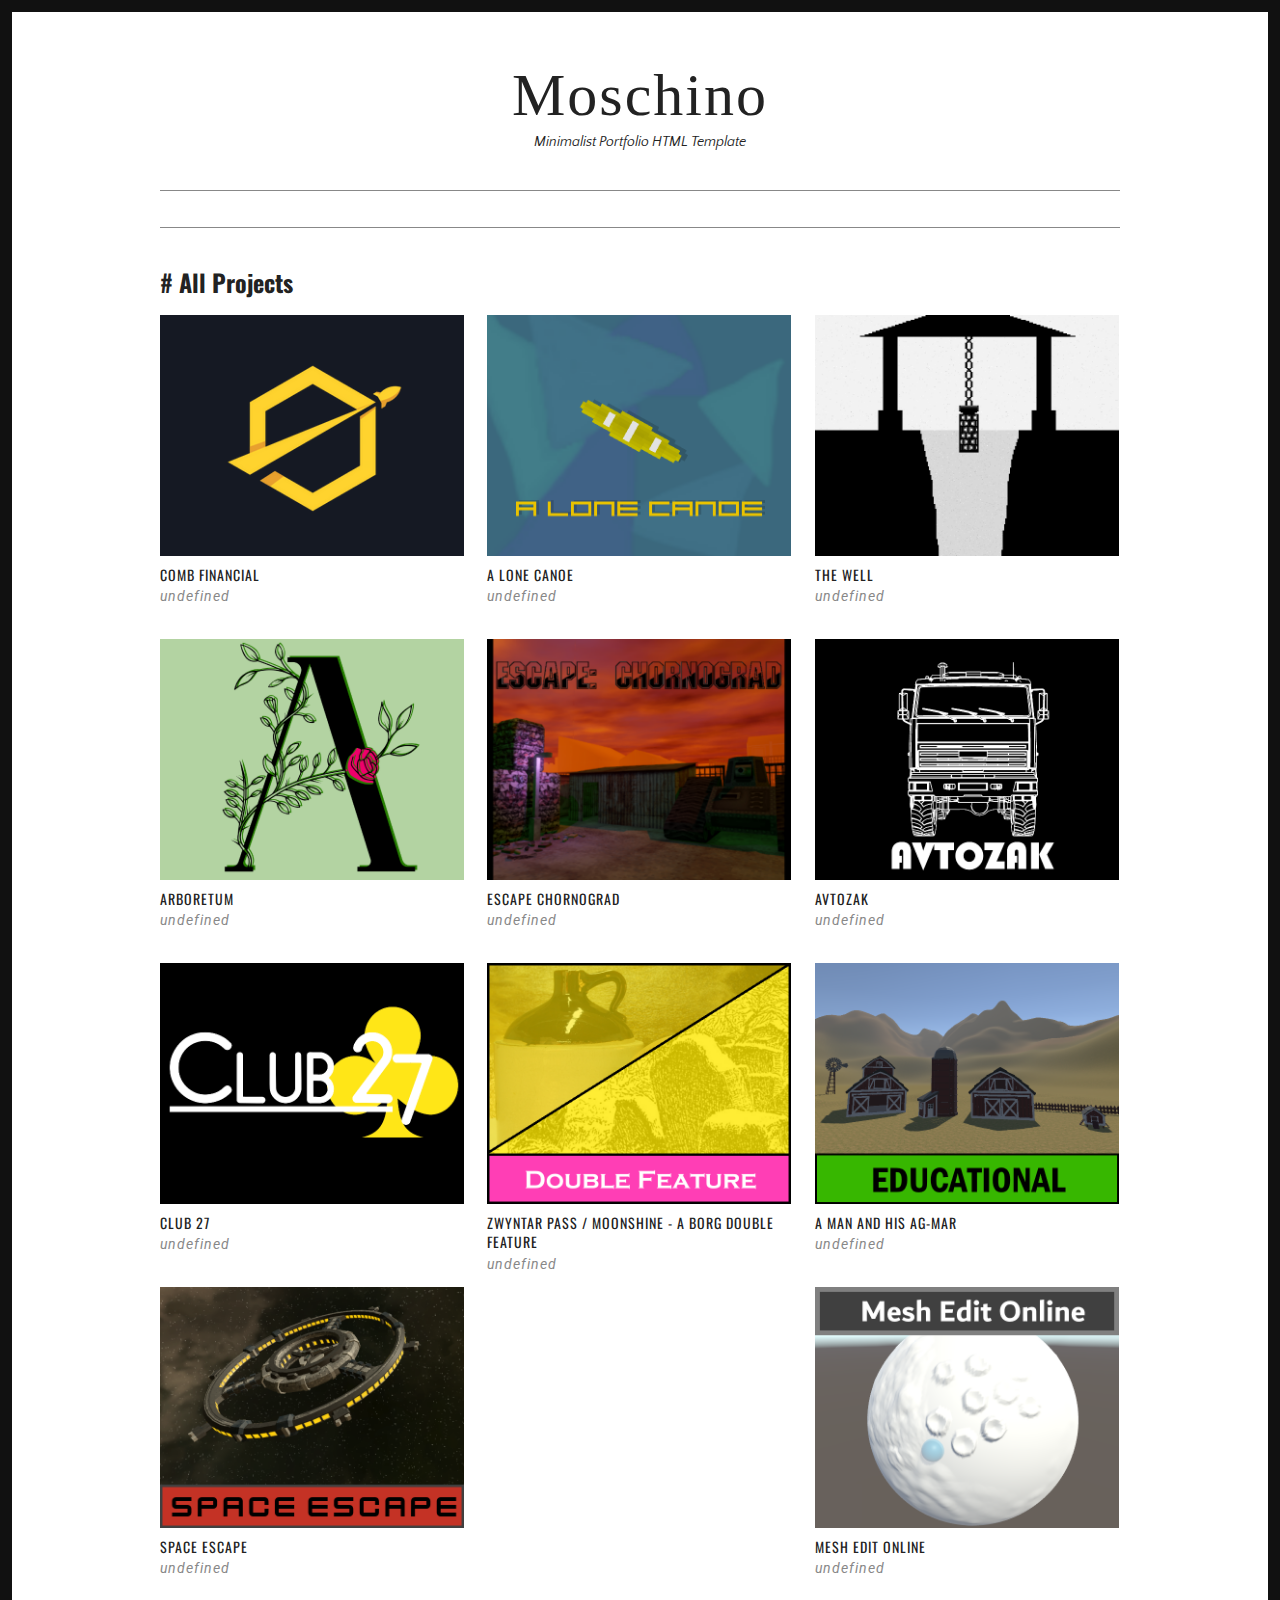
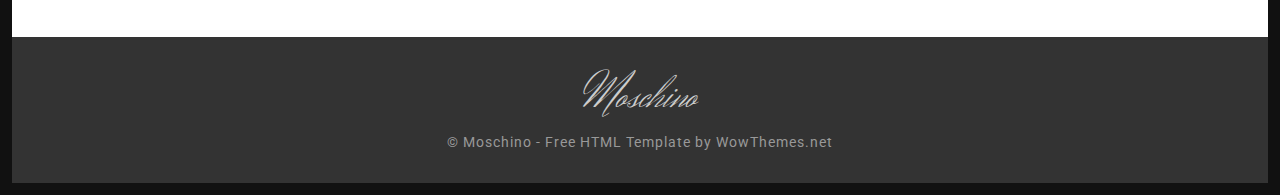
<file: index.html>
<!DOCTYPE html>
<html lang="en-US">
<head>
<meta charset="UTF-8">
<meta name="viewport" content="width=device-width, initial-scale=1">
<title>Moschino | Minimalist Free HTML Portfolio by WowThemes.net</title>
<link rel='stylesheet' href='css/woocommerce-layout.css' type='text/css' media='all'/>
<link rel='stylesheet' href='css/woocommerce-smallscreen.css' type='text/css' media='only screen and (max-width: 768px)'/>
<link rel='stylesheet' href='css/woocommerce.css' type='text/css' media='all'/>
<link rel='stylesheet' href='css/font-awesome.min.css' type='text/css' media='all'/>
<link rel='stylesheet' href='style.css' type='text/css' media='all'/>
<link rel='stylesheet' href='https://fonts.googleapis.com/css?family=Oswald:400,500,700%7CRoboto:400,500,700%7CHerr+Von+Muellerhoff:400,500,700%7CQuattrocento+Sans:400,500,700' type='text/css' media='all'/>
<link rel='stylesheet' href='css/easy-responsive-shortcodes.css' type='text/css' media='all'/>

<script type="text/javascript" src="data.js"></script>
<script type="text/javascript" src="test.js"></script>

</head>
<body class="home page page-template page-template-template-portfolio page-template-template-portfolio-php">
<div id="page">
	<div class="container">

		<!-- #Website Top and Categories -->
		<header id="masthead" class="site-header">
			<div class="site-branding">
				<h1 class="site-title"><a href="index.html" rel="home">Moschino</a></h1>
				<h2 class="site-description">Minimalist Portfolio HTML Template</h2>
			</div>
			<nav id="site-navigation" class="main-navigation">
			<button class="menu-toggle">Menu</button>
			<a class="skip-link screen-reader-text" href="#content">Skip to content</a>
			<div class="menu-menu-1-container">
				<ul id="menu-menu-1" class="menu">

					
					<!-- #Sitenav Call -->
					<div id = "sitenav"></div>
					<script type="text/javascript" src="sitenav.js"></script>

				</ul>
			</div>
			</nav>
			</header>

		<!-- #masthead -->
		<div id="content" class="site-content">
			<div id="primary" class="content-area column full">
				<main id="main" class="site-main">
				
				<header class="page-header">
				
				<div id = "category-title"></div>
				<script>
					LoadCategoryTitle();
				</script>

				</header>
				
				<div class="grid portfoliogrid">
					
					<!-- this is the core of the portfolio grid-->
					
    				<div id = "app"></div>
					   <script>
						   LoadCategory();
					   </script>
					
				</div>
				<!-- .grid -->
				
				<br/>
				
				</main>
				<!-- #main -->
			</div>
			<!-- #primary -->
		</div>
		<!-- #content -->
	</div>
	<!-- .container -->
	<footer id="colophon" class="site-footer">
	<div class="container">
		<div class="site-info">
			<h1 style="font-family: 'Herr Von Muellerhoff';color: #ccc;font-weight:300;text-align: center;margin-bottom:0;margin-top:0;line-height:1.4;font-size: 46px;">Moschino</h1>
			 <a target="blank" href="https://www.wowthemes.net/">&copy; Moschino - Free HTML Template by WowThemes.net</a>
		</div>
	</div>	
	</footer>
	<a href="#top" class="smoothup" title="Back to top"><span class="genericon genericon-collapse"></span></a>
</div>
<!-- #page -->
<script src='js/jquery.js'></script>
<script src='js/plugins.js'></script>
<script src='js/scripts.js'></script>
<script src='js/masonry.pkgd.min.js'></script>
</body>
</html>
</file>
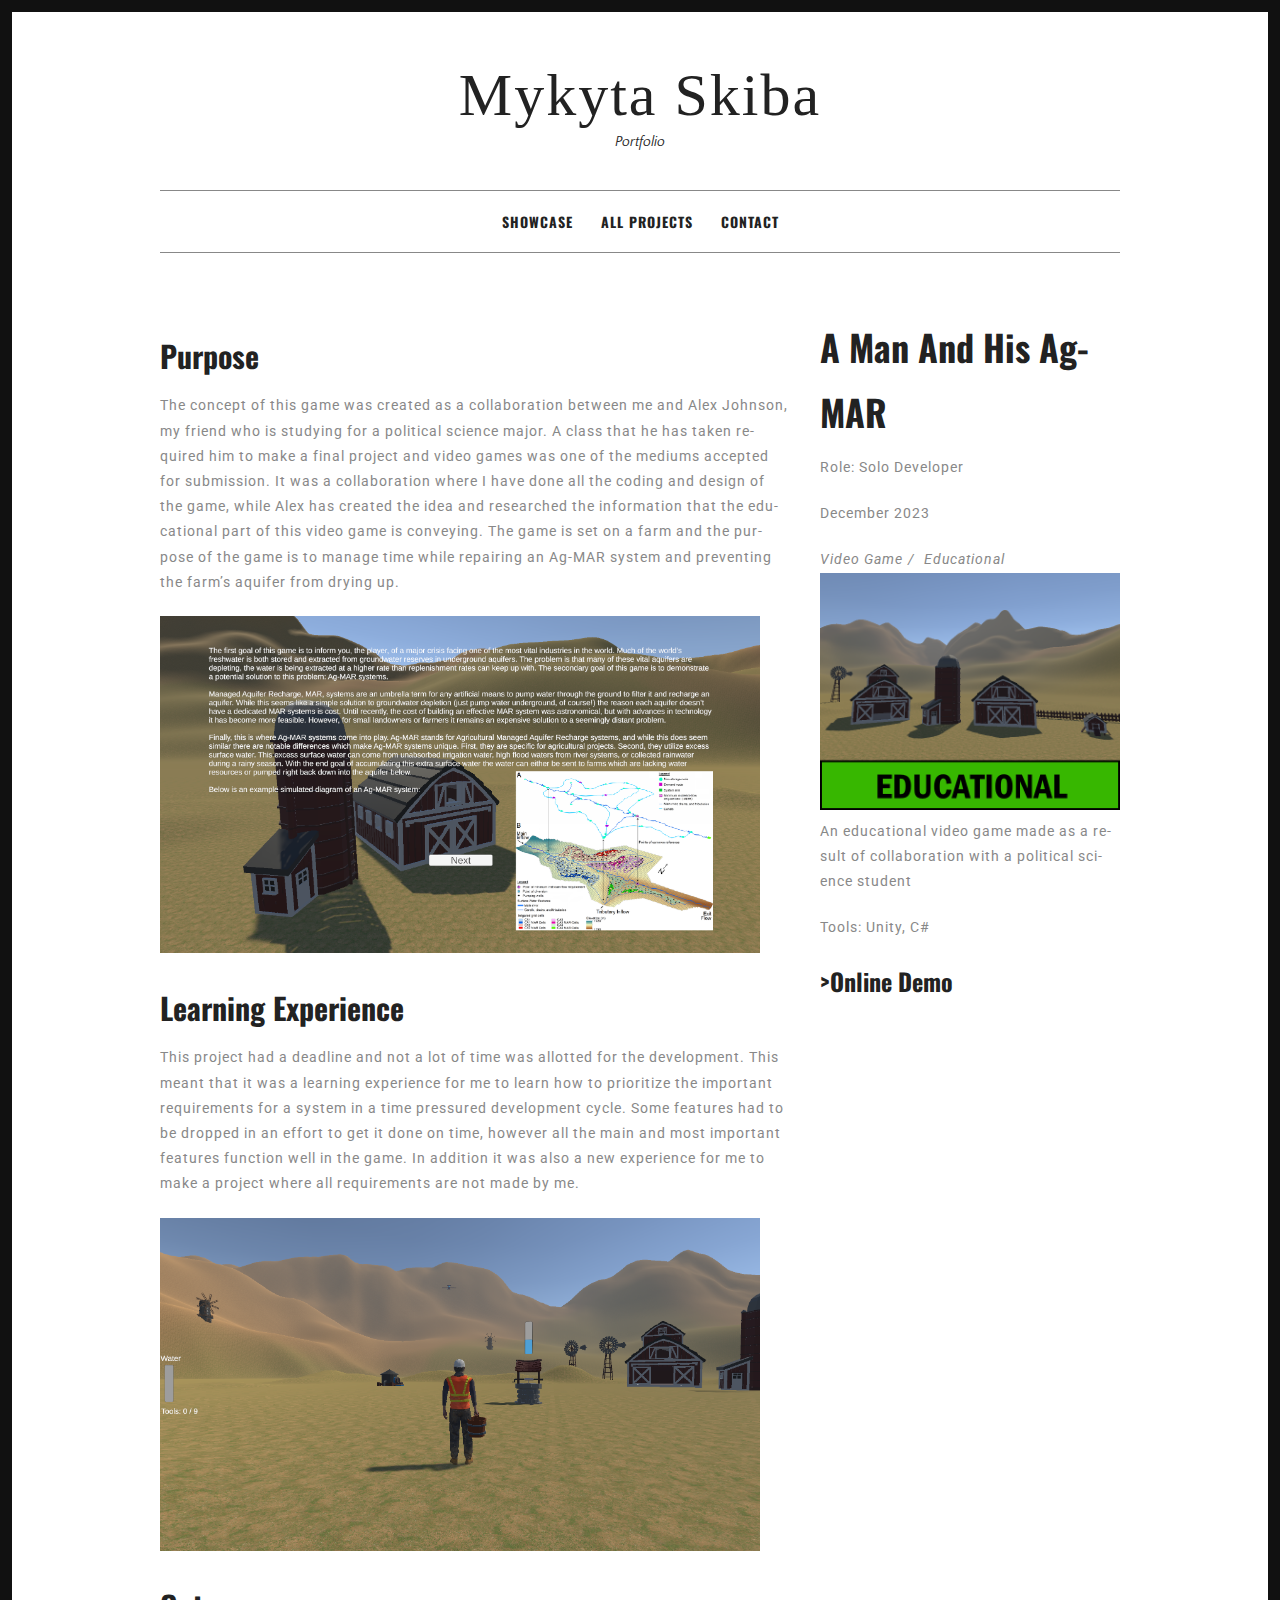
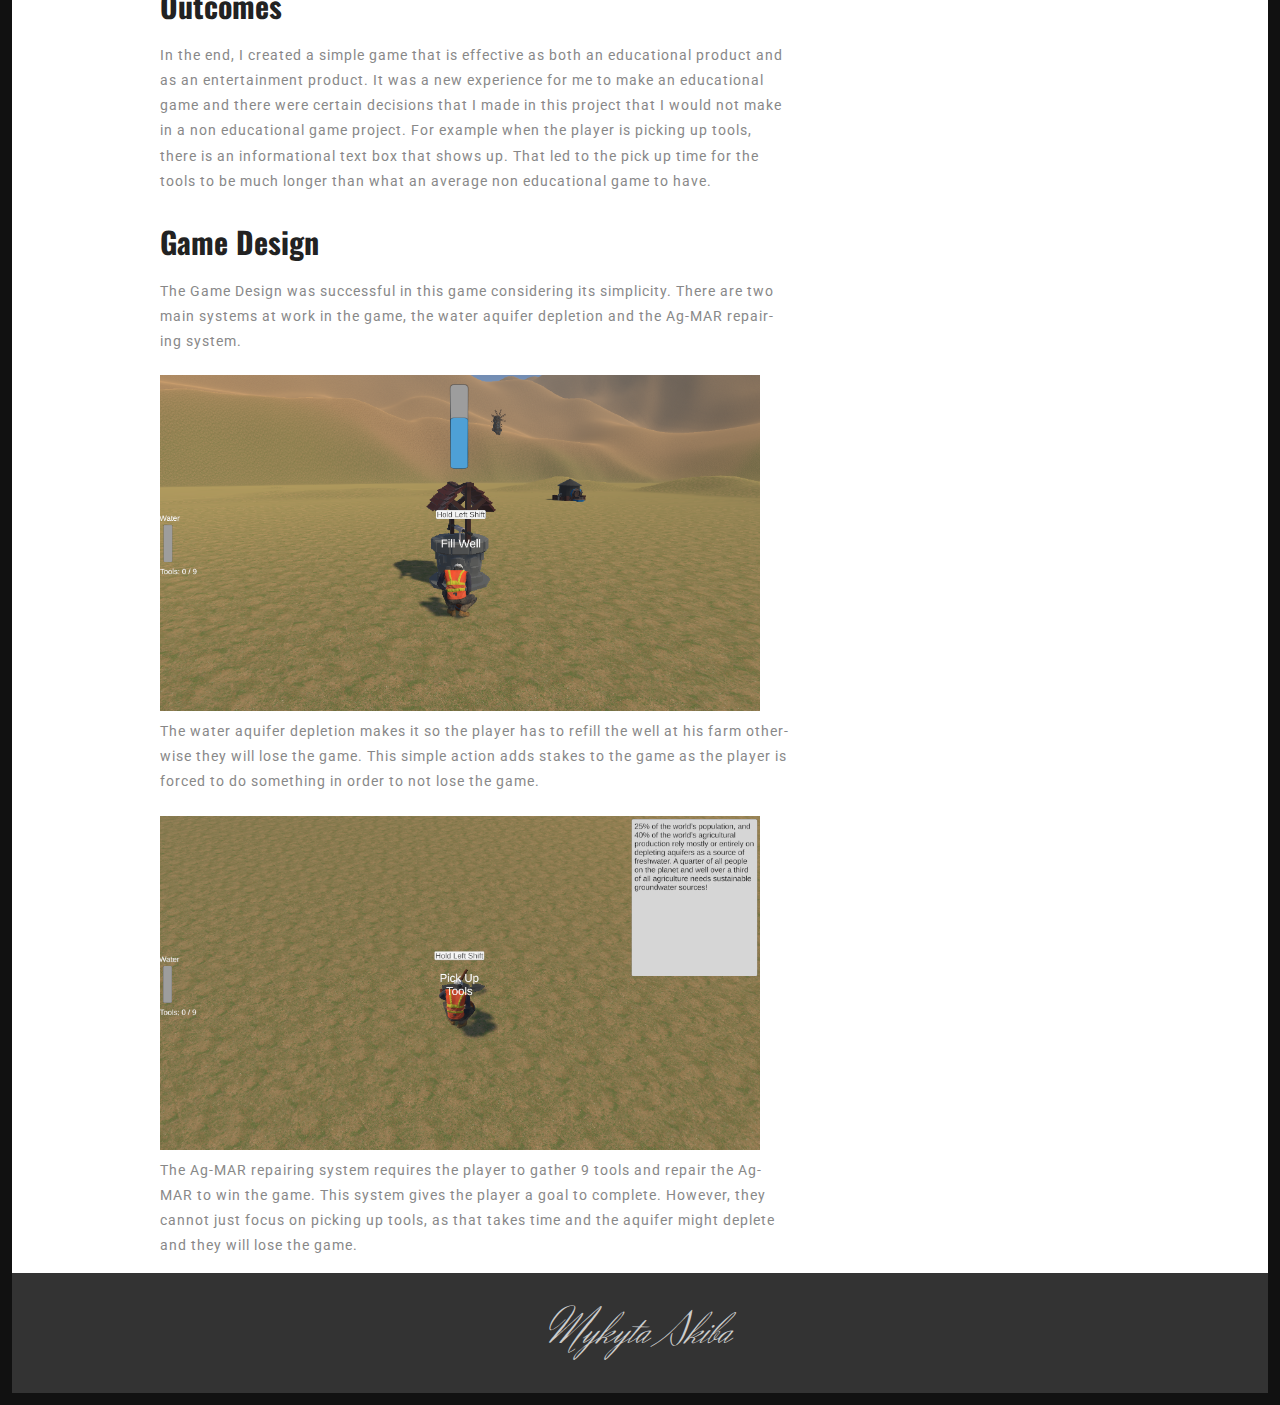
<file: agmar.html>
<!DOCTYPE html>
<html lang="en-US">
<head>
<meta charset="UTF-8">
<meta name="viewport" content="width=device-width, initial-scale=1">
<title>Mykyta Skiba's Portfolio</title>
<link rel='stylesheet' href='css/woocommerce-layout.css' type='text/css' media='all'/>
<link rel='stylesheet' href='css/woocommerce-smallscreen.css' type='text/css' media='only screen and (max-width: 768px)'/>
<link rel='stylesheet' href='css/woocommerce.css' type='text/css' media='all'/>
<link rel='stylesheet' href='css/font-awesome.min.css' type='text/css' media='all'/>
<link rel='stylesheet' href='style.css' type='text/css' media='all'/>
<link rel='stylesheet' href='https://fonts.googleapis.com/css?family=Oswald:400,500,700%7CRoboto:400,500,700%7CHerr+Von+Muellerhoff:400,500,700%7CQuattrocento+Sans:400,500,700' type='text/css' media='all'/>
<link rel='stylesheet' href='css/easy-responsive-shortcodes.css' type='text/css' media='all'/>

<script type="text/javascript" src="data.js"></script>
<script type="text/javascript" src="display-functions.js"></script>
<script type="text/javascript" src="display-project-page.js"></script>
<script type="text/javascript" src="sitenav.js"></script>

</head>
<body class="home page page-template page-template-template-portfolio page-template-template-portfolio-php">
<div id="page">
	<div class="container">
		
		<!-- #Website Top and Categories -->
		<header id="masthead" class="site-header">
			<div class="site-branding">
				<h1 class="site-title"><a href="index.html" rel="home">Mykyta Skiba</a></h1>
				<h2 class="site-description">Portfolio</h2>
			</div>
			<nav id="site-navigation" class="main-navigation">
			<button class="menu-toggle">Menu</button>
			<a class="skip-link screen-reader-text" href="#content">Skip to content</a>
			<div class="menu-menu-1-container">
				<ul id="menu-menu-1" class="menu">

					
					<!-- #Sitenav Call -->
					<div id = "sitenav"></div>
						<script>
							LoadSiteNav();
						</script>

				</ul>
			</div>
			</nav>
		</header>


		<!-- #masthead -->
		<div id="content" class="site-content">
			<div id="primary" class="content-area column two-thirds single-portfolio">
				<main id="main" class="site-main">
				
				<article class="portfolio hentry">
				<div class="entry-content">
				
						

					
				<h2>Purpose</h2>

				<p>
                    The concept of this game was created as a collaboration between me and Alex Johnson, my friend who is studying for a political science major. A class that he has taken required him to make a final project and video games was one of the mediums accepted for submission. It was a collaboration where I have done all the coding and design of the game, while Alex has created the idea and researched the information that the educational part of this video game is conveying. The game is set on a farm and the purpose of the game is to manage time while repairing an Ag-MAR system and preventing the farm’s aquifer from drying up. 
                </p>

				
		        <img width="600" height="600" src="assets/images/agmar_demo_1.png" class="attachment-post-thumbnail size-post-thumbnail wp-post-image" alt="p1"/>

				<h2>Learning Experience</h2>
				<p>
                    This project had a deadline and not a lot of time was allotted for the development. This meant that it was a learning experience for me to learn how to prioritize the important requirements for a system in a time pressured development cycle. Some features had to be dropped in an effort to get it done on time, however all the main and most important features function well in the game. In addition it was also a new experience for me to make a project where all requirements are not made by me.
                </p>


		        <img width="600" height="600" src="assets/images/agmar_demo_2.png" class="attachment-post-thumbnail size-post-thumbnail wp-post-image" alt="p1"/>

				<h2>Outcomes</h2>
				<p>
                    In the end, I created a simple game that is effective as both an educational product and as an entertainment product. It was a new experience for me to make an educational game and there were certain decisions that I made in this project that I would not make in a non educational game project. For example when the player is picking up tools, there is an informational text box that shows up. That led to the pick up time for the tools to be much longer than what an average non educational game to have.     
				</p>

				<h2>Game Design</h2>
				<p>The Game Design was successful in this game considering its simplicity. There are two main systems at work in the game, the water aquifer depletion and the Ag-MAR repairing system.
                </p>	
                
		        <img width="600" height="600" src="assets/images/agmar_demo_3.png" class="attachment-post-thumbnail size-post-thumbnail wp-post-image" alt="p1"/>
                <p>
                    The water aquifer depletion makes it so the player has to refill the well at his farm otherwise they will lose the game. This simple action adds stakes to the game as the player is forced to do something in order to not lose the game.
                </p>

		        <img width="600" height="600" src="assets/images/agmar_demo_4.png" class="attachment-post-thumbnail size-post-thumbnail wp-post-image" alt="p1"/>
                <p>
                    The Ag-MAR repairing system requires the player to gather 9 tools and repair the Ag-MAR to win the game. This system gives the player a goal to complete. However, they cannot just focus on picking up tools, as that takes time and the aquifer might deplete and they will lose the game.
                </p>

				</div>
				</article>
				
				<!-- .navigation -->
				
				</main>
				<!-- #main -->
			</div>
			<!-- #primary -->
			

			<div id="secondary" class="column third">
				<div id = "metadata"></div>
				<script> LoadRightBar("A Man And His Ag-MAR"); </script>

                <a href = "https://skibamykyta.itch.io/a-man-and-his-agmar"><h3> >Online Demo </h3></a>
			</div>
		</div>
		<!-- #content -->
	</div>
	<!-- .container -->
	<footer id="colophon" class="site-footer">
	<div class="container">
		<div class="site-info">
			<h1 style="font-family: 'Herr Von Muellerhoff';color: #ccc;font-weight:300;text-align: center;margin-bottom:0;margin-top:0;line-height:1.4;font-size: 46px;">Mykyta Skiba</h1>
		</div>
	</div>
	</footer>
	<a href="#top" class="smoothup" title="Back to top"><span class="genericon genericon-collapse"></span></a>
</div>
<!-- #page -->
<script src='js/jquery.js'></script>
<script src='js/plugins.js'></script>
<script src='js/scripts.js'></script>
<script src='js/masonry.pkgd.min.js'></script>
<script src='js/validate.js'></script>
</body>
</html>
</file>
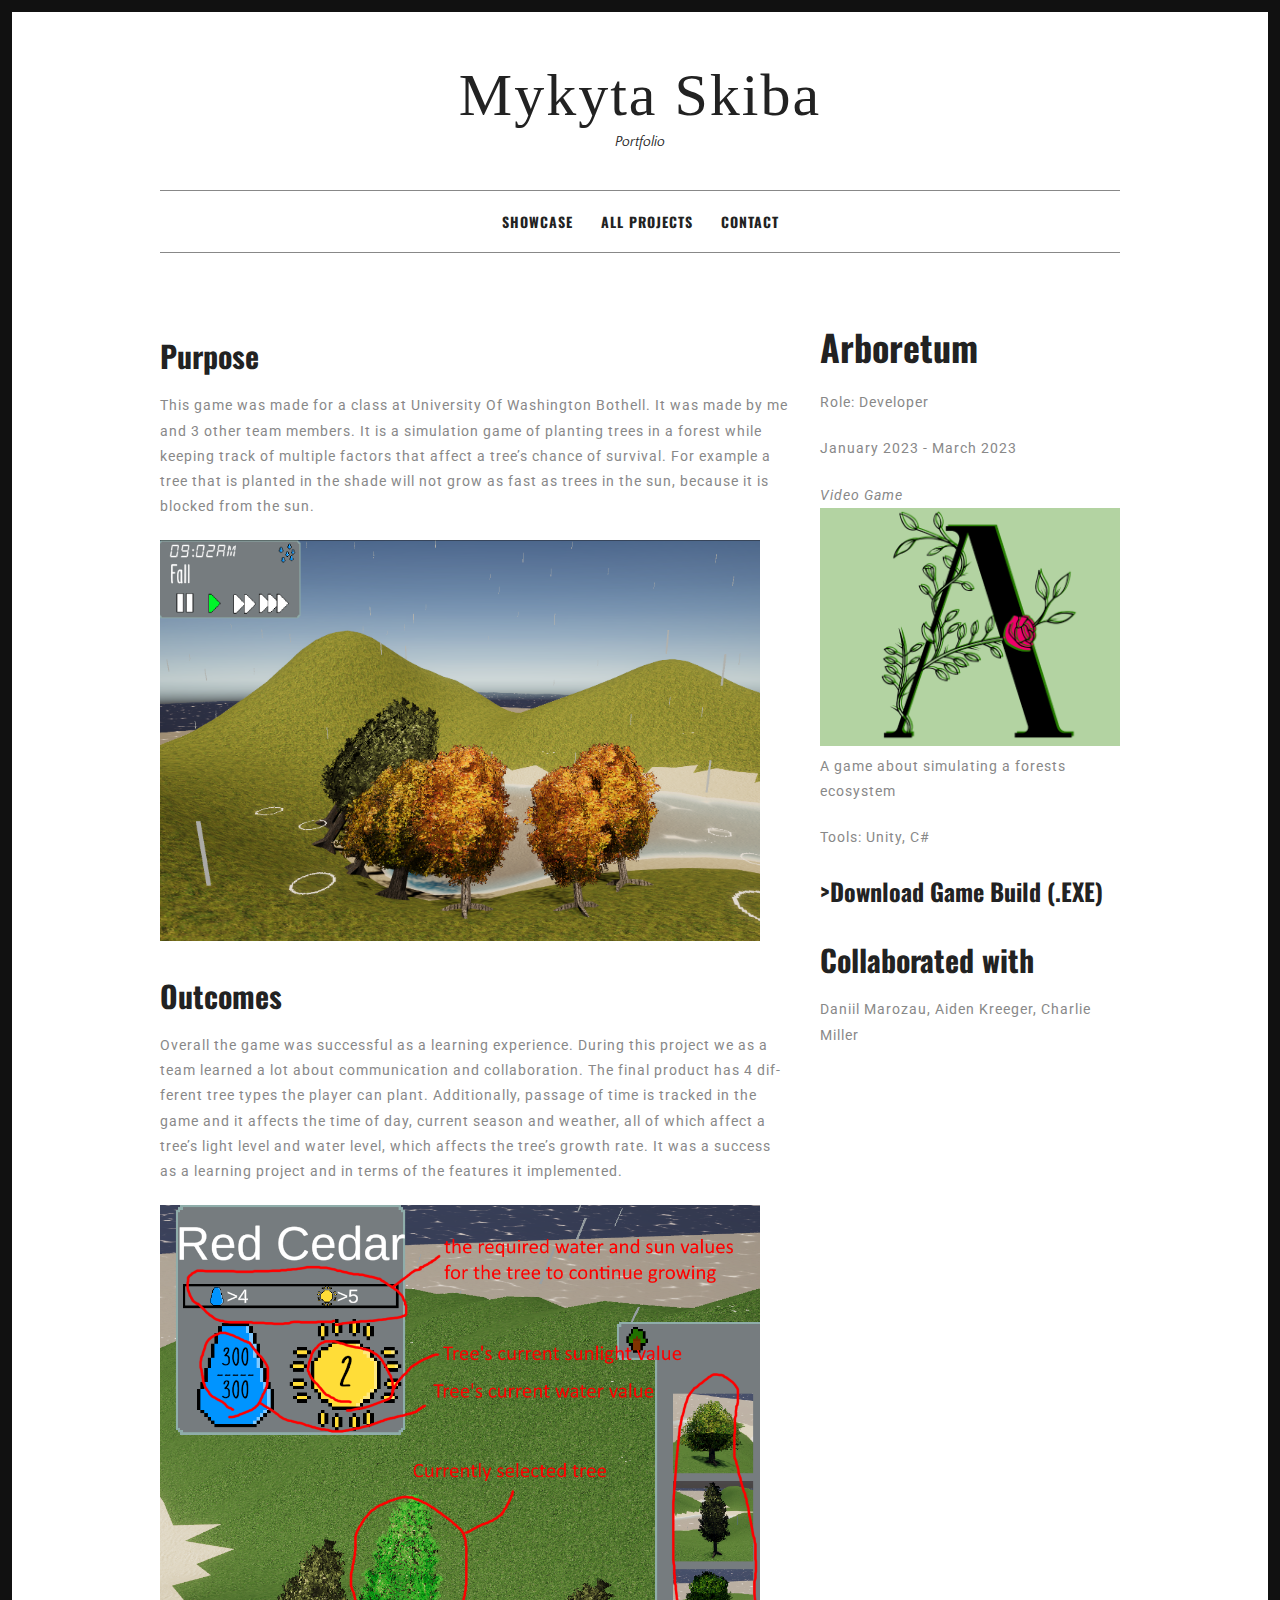
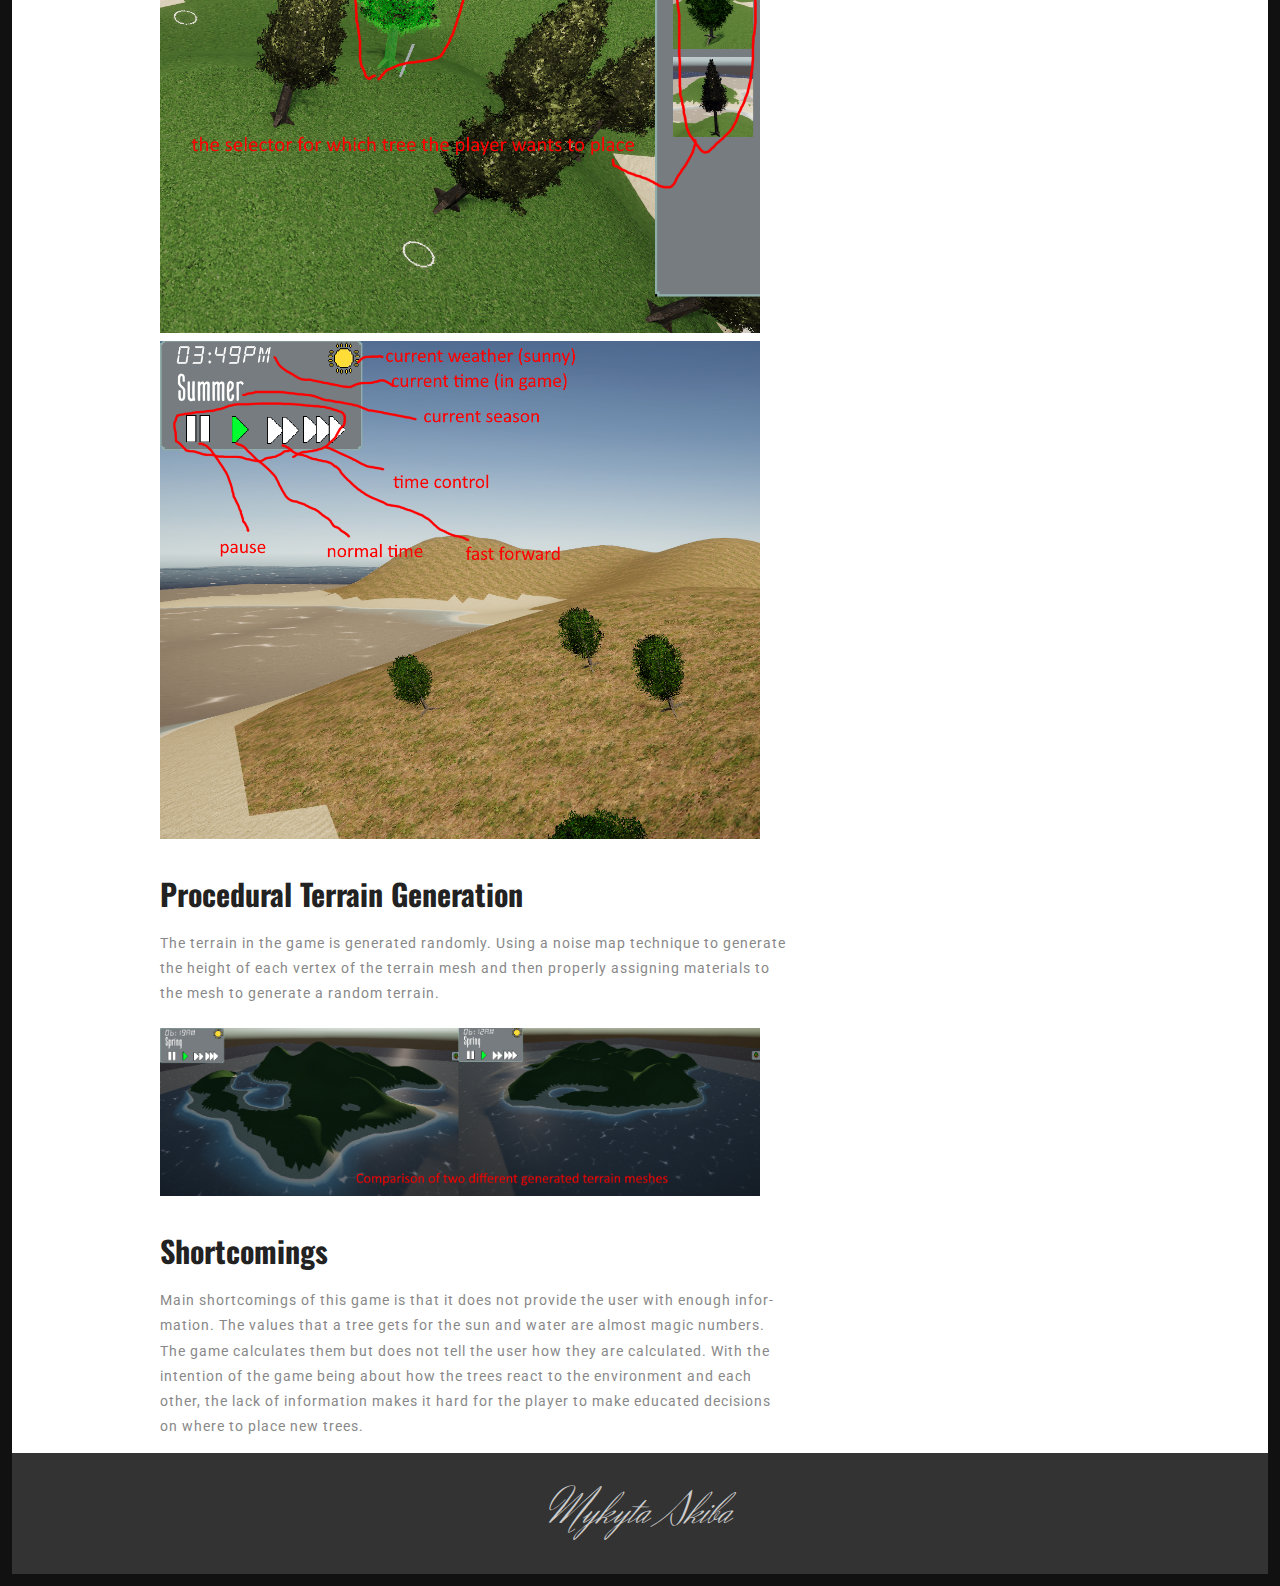
<file: arboretum.html>
<!DOCTYPE html>
<html lang="en-US">
<head>
<meta charset="UTF-8">
<meta name="viewport" content="width=device-width, initial-scale=1">
<title>Mykyta Skiba's Portfolio</title>
<link rel='stylesheet' href='css/woocommerce-layout.css' type='text/css' media='all'/>
<link rel='stylesheet' href='css/woocommerce-smallscreen.css' type='text/css' media='only screen and (max-width: 768px)'/>
<link rel='stylesheet' href='css/woocommerce.css' type='text/css' media='all'/>
<link rel='stylesheet' href='css/font-awesome.min.css' type='text/css' media='all'/>
<link rel='stylesheet' href='style.css' type='text/css' media='all'/>
<link rel='stylesheet' href='https://fonts.googleapis.com/css?family=Oswald:400,500,700%7CRoboto:400,500,700%7CHerr+Von+Muellerhoff:400,500,700%7CQuattrocento+Sans:400,500,700' type='text/css' media='all'/>
<link rel='stylesheet' href='css/easy-responsive-shortcodes.css' type='text/css' media='all'/>

<script type="text/javascript" src="data.js"></script>
<script type="text/javascript" src="display-functions.js"></script>
<script type="text/javascript" src="display-project-page.js"></script>
<script type="text/javascript" src="sitenav.js"></script>

</head>
<body class="home page page-template page-template-template-portfolio page-template-template-portfolio-php">
<div id="page">
	<div class="container">
		
		<!-- #Website Top and Categories -->
		<header id="masthead" class="site-header">
			<div class="site-branding">
				<h1 class="site-title"><a href="index.html" rel="home">Mykyta Skiba</a></h1>
				<h2 class="site-description">Portfolio</h2>
			</div>
			<nav id="site-navigation" class="main-navigation">
			<button class="menu-toggle">Menu</button>
			<a class="skip-link screen-reader-text" href="#content">Skip to content</a>
			<div class="menu-menu-1-container">
				<ul id="menu-menu-1" class="menu">

					
					<!-- #Sitenav Call -->
					<div id = "sitenav"></div>
						<script>
							LoadSiteNav();
						</script>

				</ul>
			</div>
			</nav>
		</header>


		<!-- #masthead -->
		<div id="content" class="site-content">
			<div id="primary" class="content-area column two-thirds single-portfolio">
				<main id="main" class="site-main">
				
				<article class="portfolio hentry">
				<div class="entry-content">
				
						

					
				<h2>Purpose</h2>

				<p>
                    This game was made for a class at University Of Washington Bothell. It was made by me and 3 other team members. It is a simulation game of planting trees in a forest while keeping track of multiple factors that affect a tree’s chance of survival. For example a tree that is planted in the shade will not grow as fast as trees in the sun, because it is blocked from the sun.</p>

				
                    <img width="600" height="600" src="assets/images/arboretum_demo_4.png" class="attachment-post-thumbnail size-post-thumbnail wp-post-image" alt="p1"/>

				<h2>Outcomes</h2>
				<p>
                    Overall the game was successful as a learning experience. During this project we as a team learned a lot about communication and collaboration. The final product has 4 different tree types the player can plant. Additionally, passage of time is tracked in the game and it affects the time of day, current season and weather, all of which affect a tree’s light level and water level, which affects the tree’s growth rate. It was a success as a learning project and in terms of the features it implemented.
                </p>

                <img width="600" height="600" src="assets/images/arboretum_demo_2.png" class="attachment-post-thumbnail size-post-thumbnail wp-post-image" alt="p1"/>
                <img width="600" height="600" src="assets/images/arboretum_demo_3.png" class="attachment-post-thumbnail size-post-thumbnail wp-post-image" alt="p1"/>
                
                
                    <h2>Procedural Terrain Generation</h2>
                <p>The terrain in the game is generated randomly. Using a noise map technique to generate the height of each vertex of the terrain mesh and then properly assigning materials to the mesh to generate a random terrain. 
                </p>

		        <img width="600" height="600" src="assets/images/arboretum_demo_8.png" class="attachment-post-thumbnail size-post-thumbnail wp-post-image" alt="p1"/>

				<h2>Shortcomings</h2>
				<p>
                    Main shortcomings of this game is that it does not provide the user with enough information. The values that a tree gets for the sun and water are almost magic numbers. The game calculates them but does not tell the user how they are calculated. With the intention of the game being about how the trees react to the environment and each other, the lack of information makes it hard for the player to make educated decisions on where to place new trees.

				</p>
				
					
				</div>
				</article>
				
				<!-- .navigation -->
				
				</main>
				<!-- #main -->
			</div>
			<!-- #primary -->
			

			<div id="secondary" class="column third">
				<div id = "metadata"></div>
				<script> LoadRightBar("Arboretum"); </script>

                <a href = "https://skibamykyta.itch.io/arboretum"><h3> >Download Game Build (.EXE) </h3></a>

                <h2>Collaborated with</h2>
                <p>
                    Daniil Marozau, Aiden Kreeger, Charlie Miller</p>
			</div>
		</div>
		<!-- #content -->
	</div>
	<!-- .container -->
	<footer id="colophon" class="site-footer">
	<div class="container">
		<div class="site-info">
			<h1 style="font-family: 'Herr Von Muellerhoff';color: #ccc;font-weight:300;text-align: center;margin-bottom:0;margin-top:0;line-height:1.4;font-size: 46px;">Mykyta Skiba</h1>
		</div>
	</div>
	</footer>
	<a href="#top" class="smoothup" title="Back to top"><span class="genericon genericon-collapse"></span></a>
</div>
<!-- #page -->
<script src='js/jquery.js'></script>
<script src='js/plugins.js'></script>
<script src='js/scripts.js'></script>
<script src='js/masonry.pkgd.min.js'></script>
<script src='js/validate.js'></script>
</body>
</html>
</file>
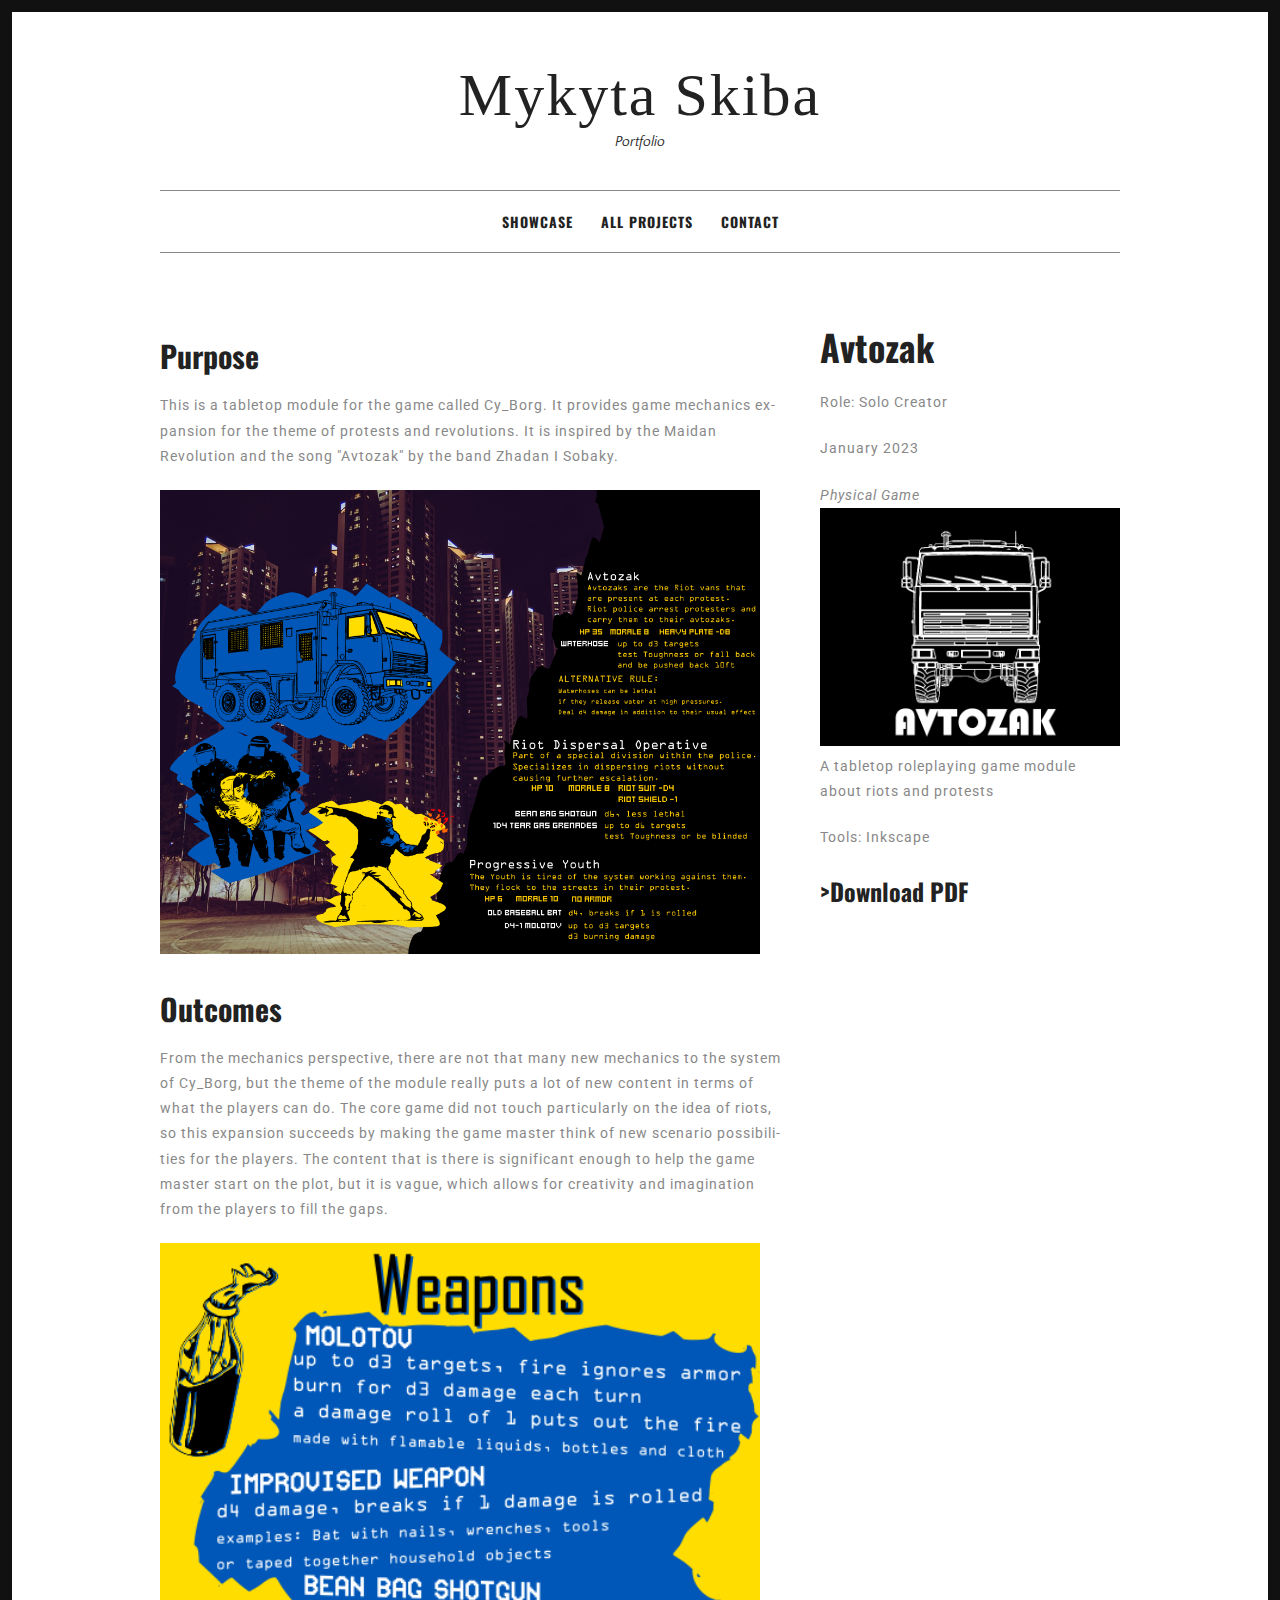
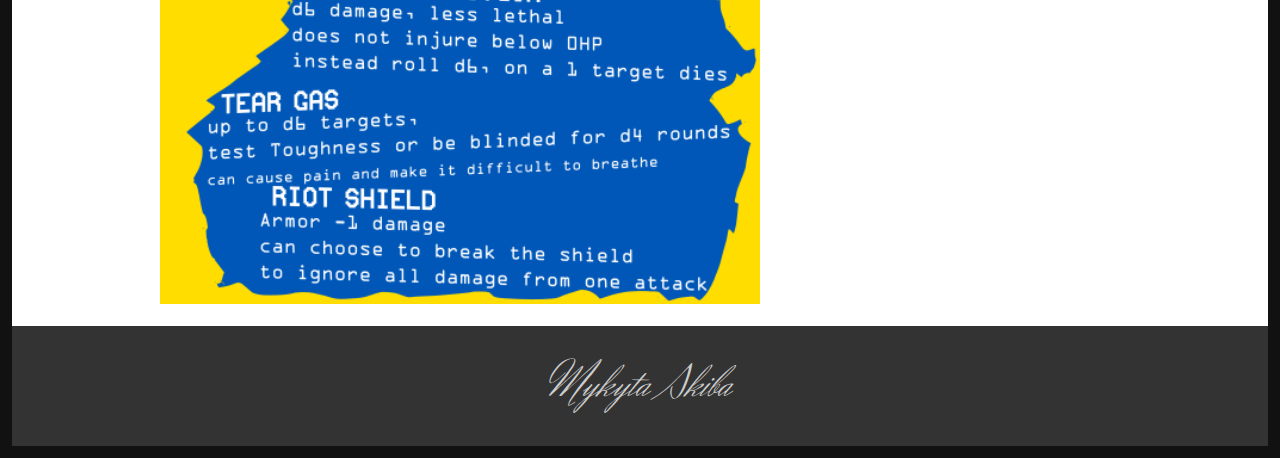
<file: avtozak.html>
<!DOCTYPE html>
<html lang="en-US">
<head>
<meta charset="UTF-8">
<meta name="viewport" content="width=device-width, initial-scale=1">
<title>Mykyta Skiba's Portfolio</title>
<link rel='stylesheet' href='css/woocommerce-layout.css' type='text/css' media='all'/>
<link rel='stylesheet' href='css/woocommerce-smallscreen.css' type='text/css' media='only screen and (max-width: 768px)'/>
<link rel='stylesheet' href='css/woocommerce.css' type='text/css' media='all'/>
<link rel='stylesheet' href='css/font-awesome.min.css' type='text/css' media='all'/>
<link rel='stylesheet' href='style.css' type='text/css' media='all'/>
<link rel='stylesheet' href='https://fonts.googleapis.com/css?family=Oswald:400,500,700%7CRoboto:400,500,700%7CHerr+Von+Muellerhoff:400,500,700%7CQuattrocento+Sans:400,500,700' type='text/css' media='all'/>
<link rel='stylesheet' href='css/easy-responsive-shortcodes.css' type='text/css' media='all'/>

<script type="text/javascript" src="data.js"></script>
<script type="text/javascript" src="display-functions.js"></script>
<script type="text/javascript" src="display-project-page.js"></script>
<script type="text/javascript" src="sitenav.js"></script>

</head>
<body class="home page page-template page-template-template-portfolio page-template-template-portfolio-php">
<div id="page">
	<div class="container">
		
		<!-- #Website Top and Categories -->
		<header id="masthead" class="site-header">
			<div class="site-branding">
				<h1 class="site-title"><a href="index.html" rel="home">Mykyta Skiba</a></h1>
				<h2 class="site-description">Portfolio</h2>
			</div>
			<nav id="site-navigation" class="main-navigation">
			<button class="menu-toggle">Menu</button>
			<a class="skip-link screen-reader-text" href="#content">Skip to content</a>
			<div class="menu-menu-1-container">
				<ul id="menu-menu-1" class="menu">

					
					<!-- #Sitenav Call -->
					<div id = "sitenav"></div>
						<script>
							LoadSiteNav();
						</script>

				</ul>
			</div>
			</nav>
		</header>


		<!-- #masthead -->
		<div id="content" class="site-content">
			<div id="primary" class="content-area column two-thirds single-portfolio">
				<main id="main" class="site-main">
				
				<article class="portfolio hentry">
				<div class="entry-content">
				
						

					
				<h2>Purpose</h2>

				<p>
                
                    This is a tabletop module for the game called Cy_Borg. It provides game mechanics expansion for the theme of protests and revolutions. It is inspired by the Maidan Revolution and the song "Avtozak" by the band Zhadan I Sobaky.

                </p>

				
                    <img width="600" height="600" src="assets/images/avtozak_page_2.png" class="attachment-post-thumbnail size-post-thumbnail wp-post-image" alt="p1"/>

				<h2>Outcomes</h2>
				<p>
					From the mechanics perspective, there are not that many new mechanics to the system of Cy_Borg, but the theme of the module really puts a lot of new content in terms of what the players can do. The core game did not touch particularly on the idea of riots, so this expansion succeeds by making the game master think of new scenario possibilities for the players. The content that is there is significant enough to help the game master start on the plot, but it is vague, which allows for creativity and imagination from the players to fill the gaps.  
				</p>

                <img width="600" height="600" src="assets/images/avtozak_demo_2.png" class="attachment-post-thumbnail size-post-thumbnail wp-post-image" alt="p1"/>
	
					
				</div>
				</article>
				
				<!-- .navigation -->
				
				</main>
				<!-- #main -->
			</div>
			<!-- #primary -->
			

			<div id="secondary" class="column third">
				<div id = "metadata"></div>
				<script> LoadRightBar("Avtozak"); </script>

                <a href = "https://skibamykyta.itch.io/avtozak-cyborg"><h3> >Download PDF </h3></a>

			</div>
		</div>
		<!-- #content -->
	</div>
	<!-- .container -->
	<footer id="colophon" class="site-footer">
	<div class="container">
		<div class="site-info">
			<h1 style="font-family: 'Herr Von Muellerhoff';color: #ccc;font-weight:300;text-align: center;margin-bottom:0;margin-top:0;line-height:1.4;font-size: 46px;">Mykyta Skiba</h1>
		</div>
	</div>
	</footer>
	<a href="#top" class="smoothup" title="Back to top"><span class="genericon genericon-collapse"></span></a>
</div>
<!-- #page -->
<script src='js/jquery.js'></script>
<script src='js/plugins.js'></script>
<script src='js/scripts.js'></script>
<script src='js/masonry.pkgd.min.js'></script>
<script src='js/validate.js'></script>
</body>
</html>
</file>
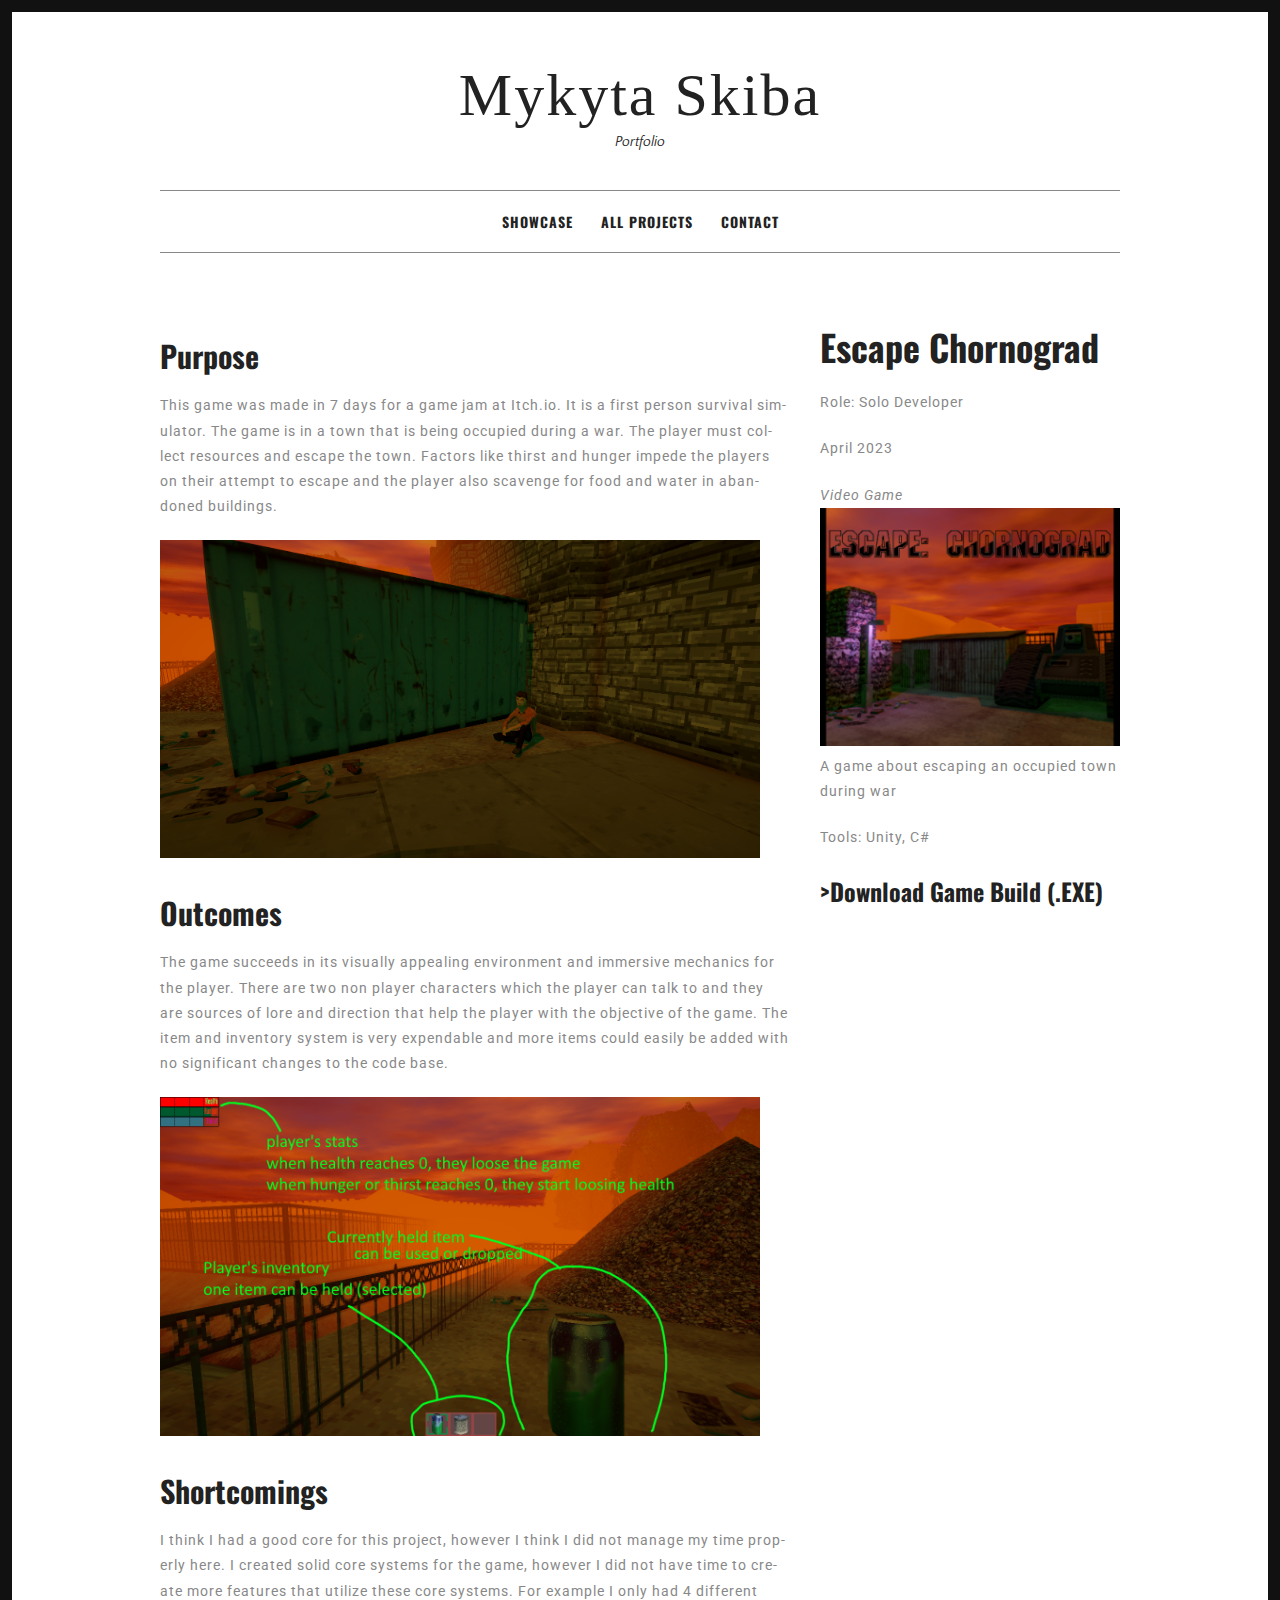
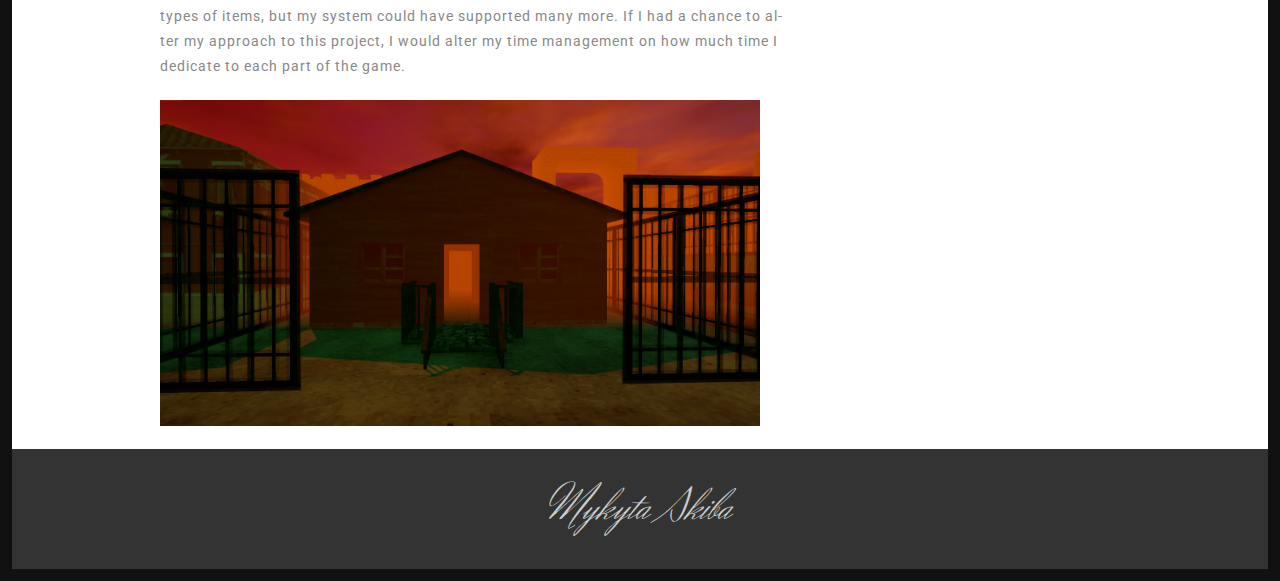
<file: chornograd.html>
<!DOCTYPE html>
<html lang="en-US">
<head>
<meta charset="UTF-8">
<meta name="viewport" content="width=device-width, initial-scale=1">
<title>Mykyta Skiba's Portfolio</title>
<link rel='stylesheet' href='css/woocommerce-layout.css' type='text/css' media='all'/>
<link rel='stylesheet' href='css/woocommerce-smallscreen.css' type='text/css' media='only screen and (max-width: 768px)'/>
<link rel='stylesheet' href='css/woocommerce.css' type='text/css' media='all'/>
<link rel='stylesheet' href='css/font-awesome.min.css' type='text/css' media='all'/>
<link rel='stylesheet' href='style.css' type='text/css' media='all'/>
<link rel='stylesheet' href='https://fonts.googleapis.com/css?family=Oswald:400,500,700%7CRoboto:400,500,700%7CHerr+Von+Muellerhoff:400,500,700%7CQuattrocento+Sans:400,500,700' type='text/css' media='all'/>
<link rel='stylesheet' href='css/easy-responsive-shortcodes.css' type='text/css' media='all'/>

<script type="text/javascript" src="data.js"></script>
<script type="text/javascript" src="display-functions.js"></script>
<script type="text/javascript" src="display-project-page.js"></script>
<script type="text/javascript" src="sitenav.js"></script>

</head>
<body class="home page page-template page-template-template-portfolio page-template-template-portfolio-php">
<div id="page">
	<div class="container">
		
		<!-- #Website Top and Categories -->
		<header id="masthead" class="site-header">
			<div class="site-branding">
				<h1 class="site-title"><a href="index.html" rel="home">Mykyta Skiba</a></h1>
				<h2 class="site-description">Portfolio</h2>
			</div>
			<nav id="site-navigation" class="main-navigation">
			<button class="menu-toggle">Menu</button>
			<a class="skip-link screen-reader-text" href="#content">Skip to content</a>
			<div class="menu-menu-1-container">
				<ul id="menu-menu-1" class="menu">

					
					<!-- #Sitenav Call -->
					<div id = "sitenav"></div>
						<script>
							LoadSiteNav();
						</script>

				</ul>
			</div>
			</nav>
		</header>


		<!-- #masthead -->
		<div id="content" class="site-content">
			<div id="primary" class="content-area column two-thirds single-portfolio">
				<main id="main" class="site-main">
				
				<article class="portfolio hentry">
				<div class="entry-content">
				
						

					
				<h2>Purpose</h2>

				<p>
                
                    This game was made in 7 days for a game jam at Itch.io. It is a first person survival simulator. The game is in a town that is being occupied during a war. The player must collect resources and escape the town. Factors like thirst and hunger impede the players on their attempt to escape and the player also scavenge for food and water in abandoned buildings.

                </p>

				
                    <img width="600" height="600" src="assets/images/chorno_demo_3.png" class="attachment-post-thumbnail size-post-thumbnail wp-post-image" alt="p1"/>

				<h2>Outcomes</h2>
				<p>
                    The game succeeds in its visually appealing environment and immersive mechanics for the player. There are two non player characters which the player can talk to and they are sources of lore and direction that help the player with the objective of the game. The item and inventory system is very expendable and more items could easily be added with no significant changes to the code base.   
                </p>

                <img width="600" height="600" src="assets/images/chorno_demo_6.png" class="attachment-post-thumbnail size-post-thumbnail wp-post-image" alt="p1"/>


				<h2>Shortcomings</h2>
				<p>
                    I think I had a good core for this project, however I think I did not manage my time properly here. I created solid core systems for the game, however I did not have time to create more features that utilize these core systems. For example I only had 4 different types of items, but my system could have supported many more. If I had a chance to alter my approach to this project, I would alter my time management on how much time I dedicate to each part of the game. 
				</p>

		        <img width="600" height="600" src="assets/images/chorno_demo_2.png" class="attachment-post-thumbnail size-post-thumbnail wp-post-image" alt="p1"/>				
					
				</div>
				</article>
				
				<!-- .navigation -->
				
				</main>
				<!-- #main -->
			</div>
			<!-- #primary -->
			

			<div id="secondary" class="column third">
				<div id = "metadata"></div>
				<script> LoadRightBar("Escape Chornograd"); </script>

                <a href = "https://skibamykyta.itch.io/escape-chornograd"><h3> >Download Game Build (.EXE) </h3></a>

			</div>
		</div>
		<!-- #content -->
	</div>
	<!-- .container -->
	<footer id="colophon" class="site-footer">
	<div class="container">
		<div class="site-info">
			<h1 style="font-family: 'Herr Von Muellerhoff';color: #ccc;font-weight:300;text-align: center;margin-bottom:0;margin-top:0;line-height:1.4;font-size: 46px;">Mykyta Skiba</h1>
		</div>
	</div>
	</footer>
	<a href="#top" class="smoothup" title="Back to top"><span class="genericon genericon-collapse"></span></a>
</div>
<!-- #page -->
<script src='js/jquery.js'></script>
<script src='js/plugins.js'></script>
<script src='js/scripts.js'></script>
<script src='js/masonry.pkgd.min.js'></script>
<script src='js/validate.js'></script>
</body>
</html>
</file>
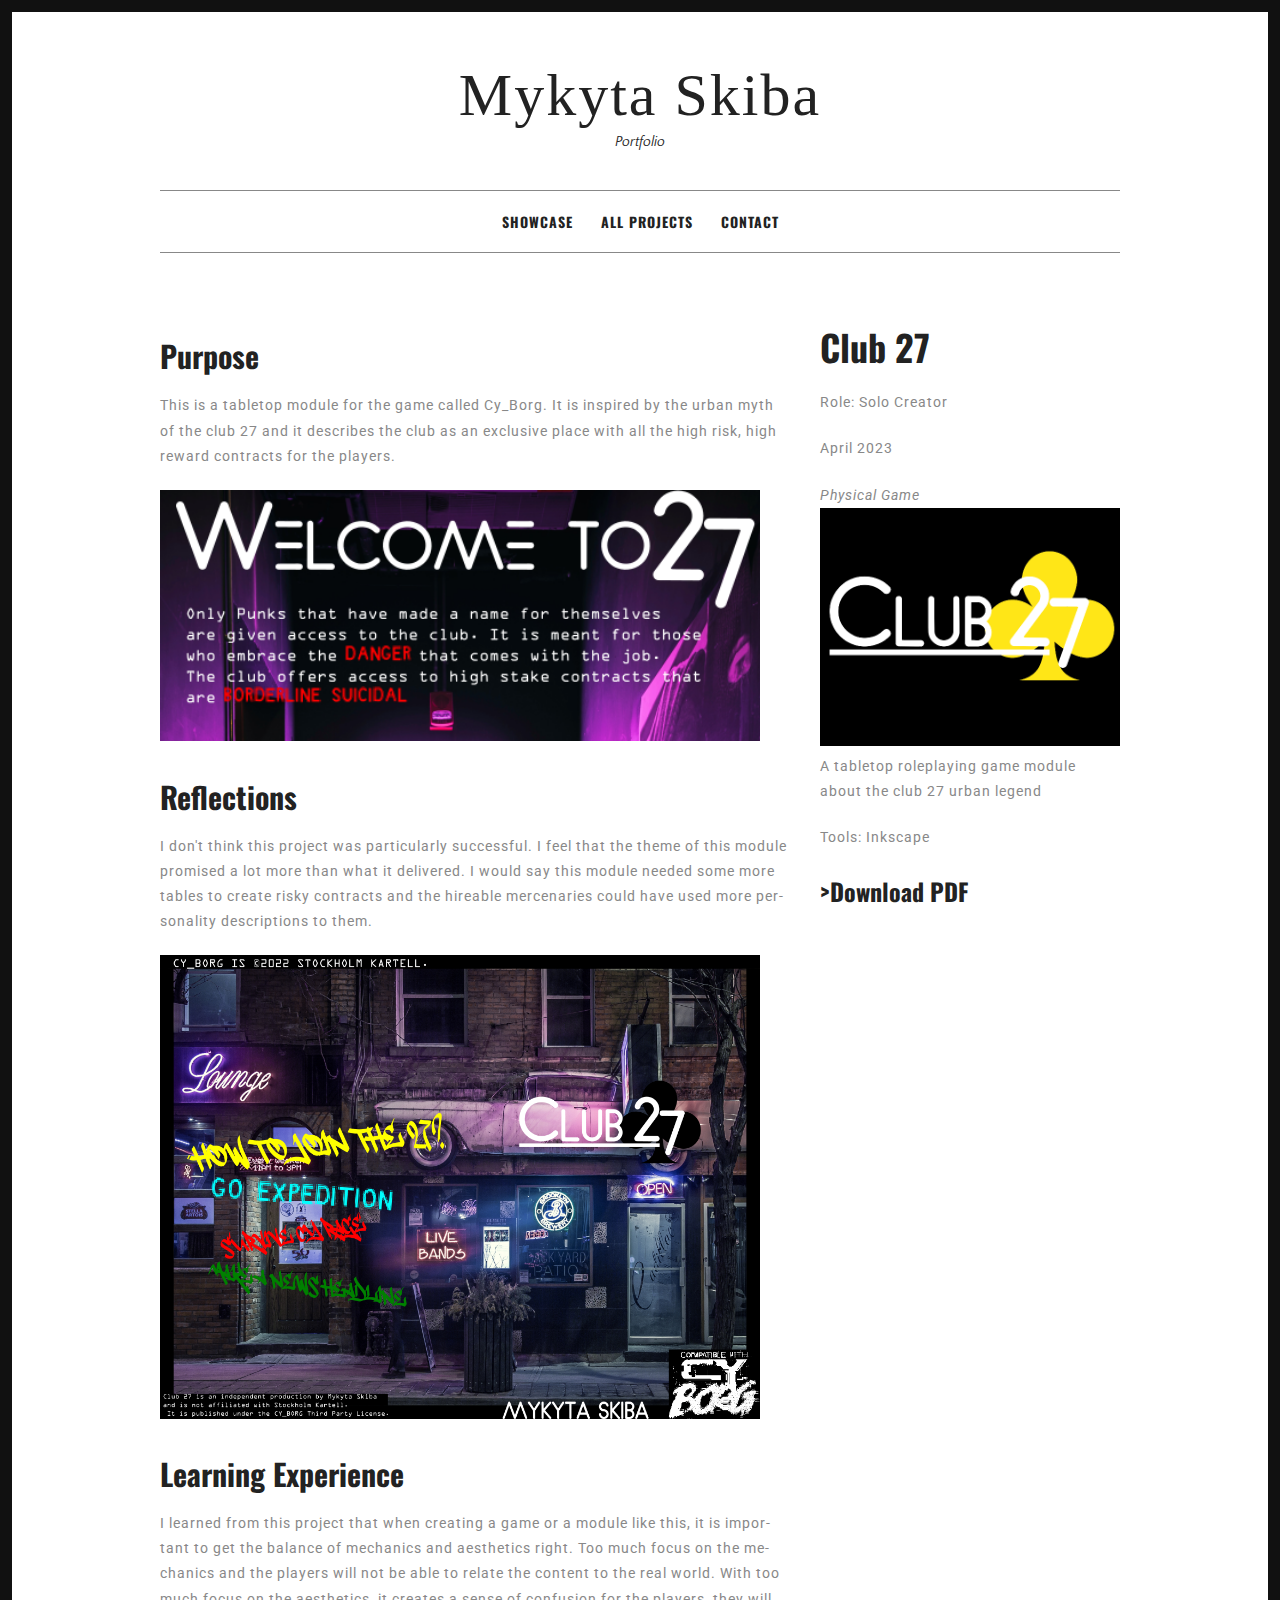
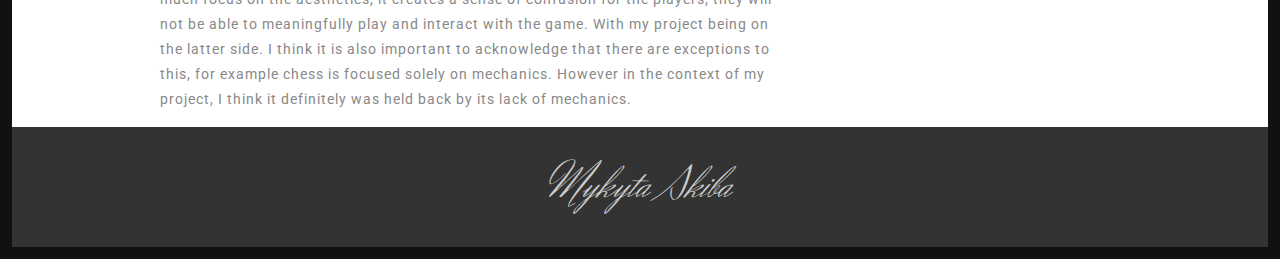
<file: club27.html>
<!DOCTYPE html>
<html lang="en-US">
<head>
<meta charset="UTF-8">
<meta name="viewport" content="width=device-width, initial-scale=1">
<title>Mykyta Skiba's Portfolio</title>
<link rel='stylesheet' href='css/woocommerce-layout.css' type='text/css' media='all'/>
<link rel='stylesheet' href='css/woocommerce-smallscreen.css' type='text/css' media='only screen and (max-width: 768px)'/>
<link rel='stylesheet' href='css/woocommerce.css' type='text/css' media='all'/>
<link rel='stylesheet' href='css/font-awesome.min.css' type='text/css' media='all'/>
<link rel='stylesheet' href='style.css' type='text/css' media='all'/>
<link rel='stylesheet' href='https://fonts.googleapis.com/css?family=Oswald:400,500,700%7CRoboto:400,500,700%7CHerr+Von+Muellerhoff:400,500,700%7CQuattrocento+Sans:400,500,700' type='text/css' media='all'/>
<link rel='stylesheet' href='css/easy-responsive-shortcodes.css' type='text/css' media='all'/>

<script type="text/javascript" src="data.js"></script>
<script type="text/javascript" src="display-functions.js"></script>
<script type="text/javascript" src="display-project-page.js"></script>
<script type="text/javascript" src="sitenav.js"></script>

</head>
<body class="home page page-template page-template-template-portfolio page-template-template-portfolio-php">
<div id="page">
	<div class="container">
		
		<!-- #Website Top and Categories -->
		<header id="masthead" class="site-header">
			<div class="site-branding">
				<h1 class="site-title"><a href="index.html" rel="home">Mykyta Skiba</a></h1>
				<h2 class="site-description">Portfolio</h2>
			</div>
			<nav id="site-navigation" class="main-navigation">
			<button class="menu-toggle">Menu</button>
			<a class="skip-link screen-reader-text" href="#content">Skip to content</a>
			<div class="menu-menu-1-container">
				<ul id="menu-menu-1" class="menu">

					
					<!-- #Sitenav Call -->
					<div id = "sitenav"></div>
						<script>
							LoadSiteNav();
						</script>

				</ul>
			</div>
			</nav>
		</header>


		<!-- #masthead -->
		<div id="content" class="site-content">
			<div id="primary" class="content-area column two-thirds single-portfolio">
				<main id="main" class="site-main">
				
				<article class="portfolio hentry">
				<div class="entry-content">
				
						

					
				<h2>Purpose</h2>

				<p>
                
                    This is a tabletop module for the game called Cy_Borg. It is inspired by the urban myth of the club 27 and it describes the club as an exclusive place with all the high risk, high reward contracts for the players.
                </p>

				
                    <img width="600" height="600" src="assets/images/club_27_demo_2.png" class="attachment-post-thumbnail size-post-thumbnail wp-post-image" alt="p1"/>

				<h2>Reflections</h2>
				<p>
                    I don't think this project was particularly successful. I feel that the theme of this module promised a lot more than what it delivered. I would say this module needed some more tables to create risky contracts and the hireable mercenaries could have used more personality descriptions to them.
                </p>

                <img width="600" height="600" src="assets/images/club_27_demo_1.png" class="attachment-post-thumbnail size-post-thumbnail wp-post-image" alt="p1"/>
	
				<h2>Learning Experience</h2>
                <p>
                    I learned from this project that when creating a game or a module like this, it is important to get the balance of mechanics and aesthetics right. Too much focus on the mechanics and the players will not be able to relate the content to the real world. With too much focus on the aesthetics, it creates a sense of confusion for the players, they will not be able to meaningfully play and interact with the game. With my project being on the latter side. I think it is also important to acknowledge that there are exceptions to this, for example chess is focused solely on mechanics. However in the context of my project, I think it definitely was held back by its lack of mechanics.
                </p>

				</div>
				</article>
				
				<!-- .navigation -->
				
				</main>
				<!-- #main -->
			</div>
			<!-- #primary -->
			

			<div id="secondary" class="column third">
				<div id = "metadata"></div>
				<script> LoadRightBar("Club 27"); </script>

                <a href = "https://skibamykyta.itch.io/club-27-cyborg"><h3> >Download PDF </h3></a>

			</div>
		</div>
		<!-- #content -->
	</div>
	<!-- .container -->
	<footer id="colophon" class="site-footer">
	<div class="container">
		<div class="site-info">
			<h1 style="font-family: 'Herr Von Muellerhoff';color: #ccc;font-weight:300;text-align: center;margin-bottom:0;margin-top:0;line-height:1.4;font-size: 46px;">Mykyta Skiba</h1>
		</div>
	</div>
	</footer>
	<a href="#top" class="smoothup" title="Back to top"><span class="genericon genericon-collapse"></span></a>
</div>
<!-- #page -->
<script src='js/jquery.js'></script>
<script src='js/plugins.js'></script>
<script src='js/scripts.js'></script>
<script src='js/masonry.pkgd.min.js'></script>
<script src='js/validate.js'></script>
</body>
</html>
</file>
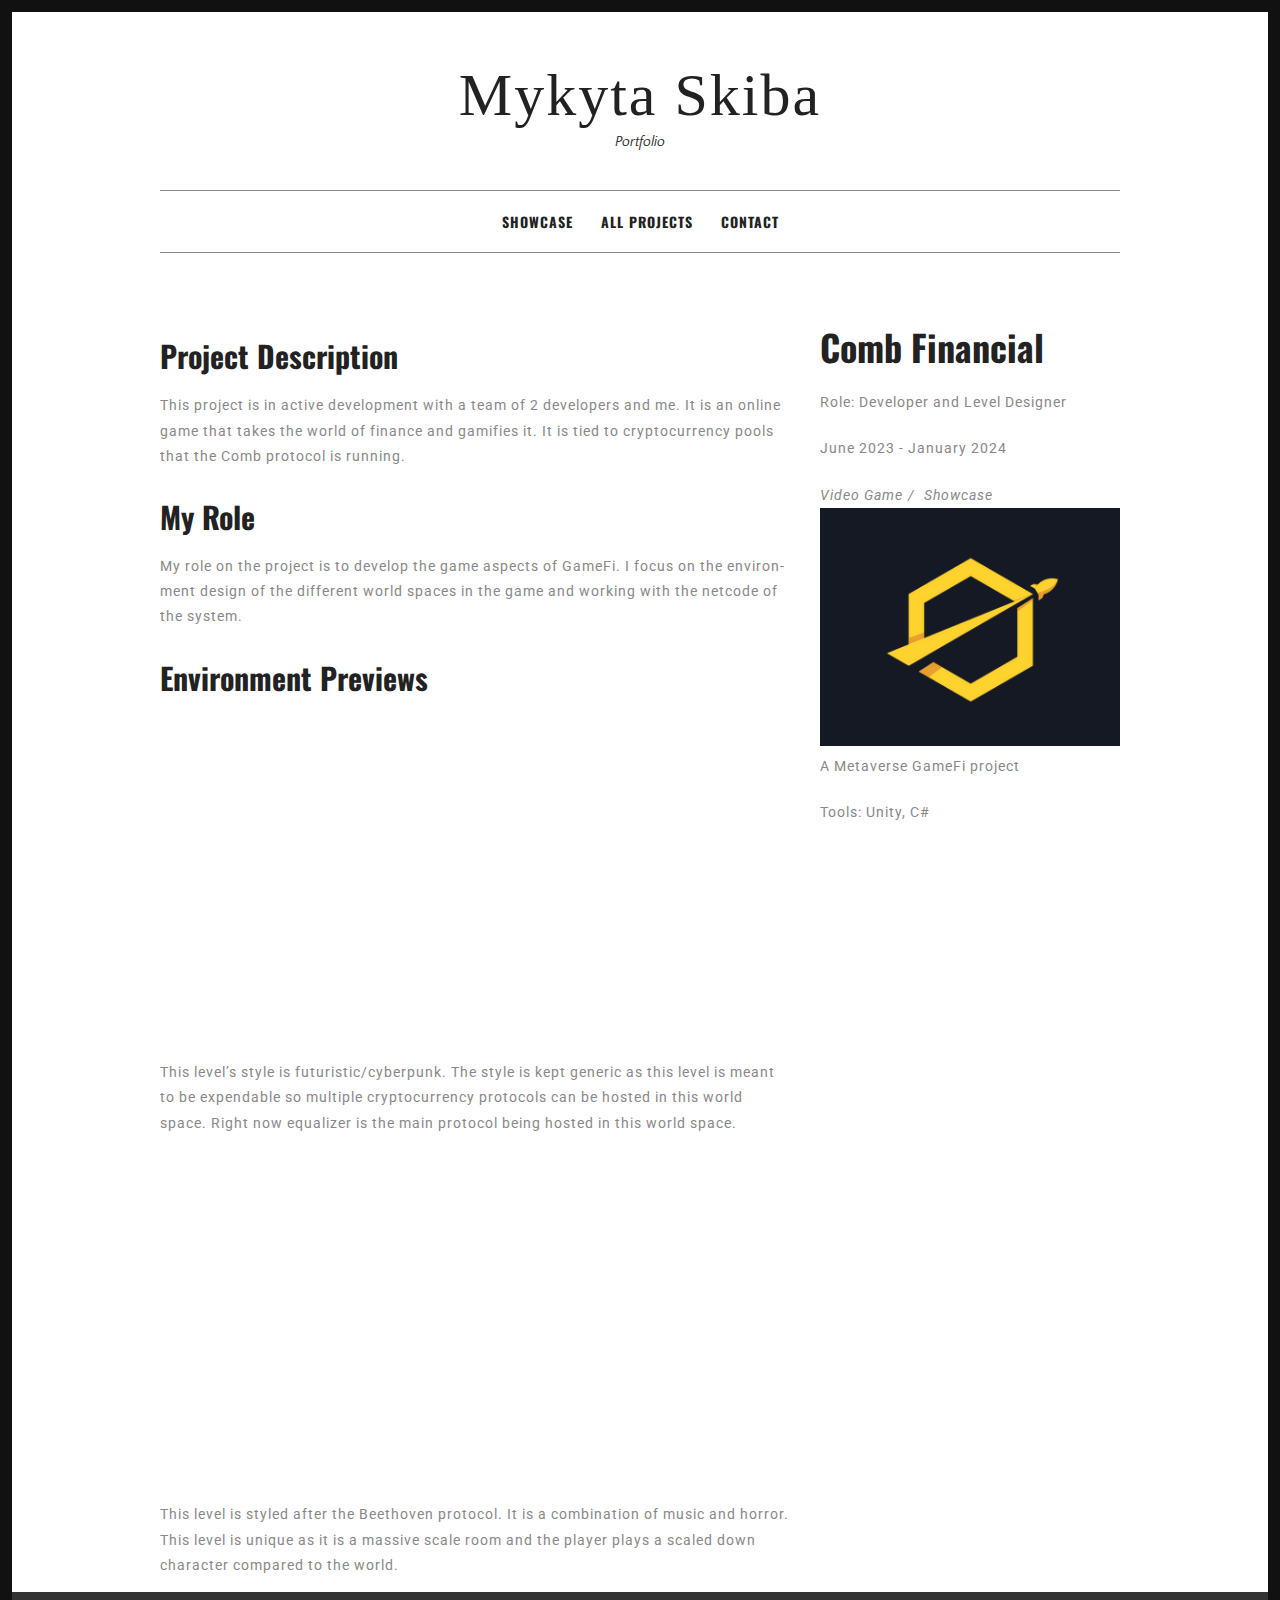
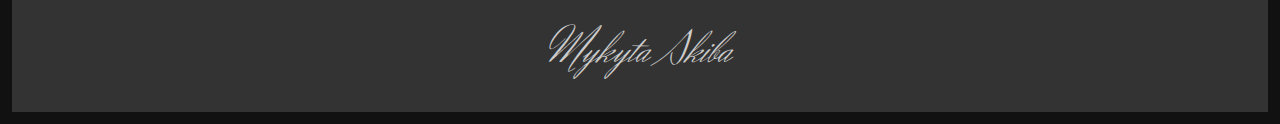
<file: comb.html>
<!DOCTYPE html>
<html lang="en-US">
<head>
<meta charset="UTF-8">
<meta name="viewport" content="width=device-width, initial-scale=1">
<title>Mykyta Skiba's Portfolio</title>
<link rel='stylesheet' href='css/woocommerce-layout.css' type='text/css' media='all'/>
<link rel='stylesheet' href='css/woocommerce-smallscreen.css' type='text/css' media='only screen and (max-width: 768px)'/>
<link rel='stylesheet' href='css/woocommerce.css' type='text/css' media='all'/>
<link rel='stylesheet' href='css/font-awesome.min.css' type='text/css' media='all'/>
<link rel='stylesheet' href='style.css' type='text/css' media='all'/>
<link rel='stylesheet' href='https://fonts.googleapis.com/css?family=Oswald:400,500,700%7CRoboto:400,500,700%7CHerr+Von+Muellerhoff:400,500,700%7CQuattrocento+Sans:400,500,700' type='text/css' media='all'/>
<link rel='stylesheet' href='css/easy-responsive-shortcodes.css' type='text/css' media='all'/>

<script type="text/javascript" src="data.js"></script>
<script type="text/javascript" src="display-functions.js"></script>
<script type="text/javascript" src="display-project-page.js"></script>
<script type="text/javascript" src="sitenav.js"></script>

</head>
<body class="home page page-template page-template-template-portfolio page-template-template-portfolio-php">
<div id="page">
	<div class="container">
		
		<!-- #Website Top and Categories -->
		<header id="masthead" class="site-header">
			<div class="site-branding">
				<h1 class="site-title"><a href="index.html" rel="home">Mykyta Skiba</a></h1>
				<h2 class="site-description">Portfolio</h2>
			</div>
			<nav id="site-navigation" class="main-navigation">
			<button class="menu-toggle">Menu</button>
			<a class="skip-link screen-reader-text" href="#content">Skip to content</a>
			<div class="menu-menu-1-container">
				<ul id="menu-menu-1" class="menu">

					
					<!-- #Sitenav Call -->
					<div id = "sitenav"></div>
						<script>
							LoadSiteNav();
						</script>

				</ul>
			</div>
			</nav>
		</header>


		<!-- #masthead -->
		<div id="content" class="site-content">
			<div id="primary" class="content-area column two-thirds single-portfolio">
				<main id="main" class="site-main">
				
				<article class="portfolio hentry">
				<div class="entry-content">
				
						

					
				<h2>Project Description</h2>

				<p>
                
                    This project is in active development with a team of 2 developers and me. It is an online game that takes the world of finance and gamifies it. It is tied to cryptocurrency pools that the Comb protocol is running.
                </p>

				

				<h2>My Role</h2>
				<p>
                    My role on the project is to develop the game aspects of GameFi. I focus on the environment design of the different world spaces in the game and working with the netcode of the system.
                </p>



				<h2>
                    Environment Previews
                </h2>

		        <img width="600" height="600" src="assets/images/comb_demo_1.png" class="attachment-post-thumbnail size-post-thumbnail wp-post-image" alt="p1"/>	
				<p>
                
                    This level’s style is futuristic/cyberpunk. The style is kept generic as this level is meant to be expendable so multiple cryptocurrency protocols can be hosted in this world space. Right now equalizer is the main protocol being hosted in this world space.
                </p>

		        <img width="600" height="600" src="assets/images/comb_demo_2.png" class="attachment-post-thumbnail size-post-thumbnail wp-post-image" alt="p1"/>				
                
                <p>
                
                    This level is styled after the Beethoven protocol. It is a combination of music and horror. This level is unique as it is a massive scale room and the player plays a scaled down character compared to the world.
                </p>

				</div>
				</article>
				
				<!-- .navigation -->
				
				</main>
				<!-- #main -->
			</div>
			<!-- #primary -->
			

			<div id="secondary" class="column third">
				<div id = "metadata"></div>
				<script> LoadRightBar("Comb Financial"); </script>


			</div>
		</div>
		<!-- #content -->
	</div>
	<!-- .container -->
	<footer id="colophon" class="site-footer">
	<div class="container">
		<div class="site-info">
			<h1 style="font-family: 'Herr Von Muellerhoff';color: #ccc;font-weight:300;text-align: center;margin-bottom:0;margin-top:0;line-height:1.4;font-size: 46px;">Mykyta Skiba</h1>
		</div>
	</div>
	</footer>
	<a href="#top" class="smoothup" title="Back to top"><span class="genericon genericon-collapse"></span></a>
</div>
<!-- #page -->
<script src='js/jquery.js'></script>
<script src='js/plugins.js'></script>
<script src='js/scripts.js'></script>
<script src='js/masonry.pkgd.min.js'></script>
<script src='js/validate.js'></script>
</body>
</html>
</file>
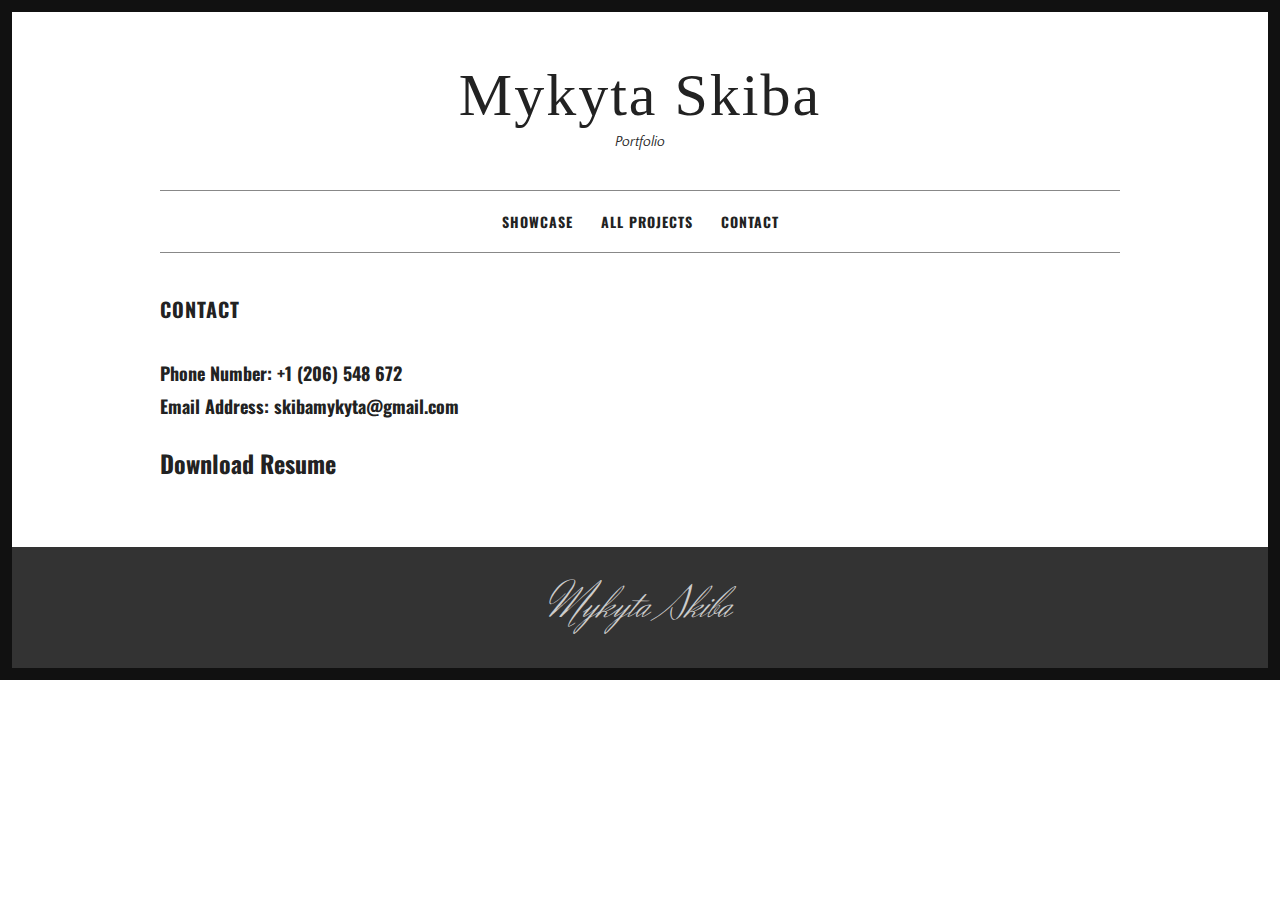
<file: contact.html>
<!DOCTYPE html>
<html lang="en-US">
<head>
<meta charset="UTF-8">
<meta name="viewport" content="width=device-width, initial-scale=1">
<title>Mykyta Skiba's Portfolio</title>
<link rel='stylesheet' href='css/woocommerce-layout.css' type='text/css' media='all'/>
<link rel='stylesheet' href='css/woocommerce-smallscreen.css' type='text/css' media='only screen and (max-width: 768px)'/>
<link rel='stylesheet' href='css/woocommerce.css' type='text/css' media='all'/>
<link rel='stylesheet' href='css/font-awesome.min.css' type='text/css' media='all'/>
<link rel='stylesheet' href='style.css' type='text/css' media='all'/>
<link rel='stylesheet' href='https://fonts.googleapis.com/css?family=Oswald:400,500,700%7CRoboto:400,500,700%7CHerr+Von+Muellerhoff:400,500,700%7CQuattrocento+Sans:400,500,700' type='text/css' media='all'/>
<link rel='stylesheet' href='css/easy-responsive-shortcodes.css' type='text/css' media='all'/>

<script type="text/javascript" src="data.js"></script>
<script type="text/javascript" src="display-functions.js"></script>
<script type="text/javascript" src="sitenav.js"></script>

</head>
<body class="home page page-template page-template-template-portfolio page-template-template-portfolio-php">
<div id="page">
	<div class="container">

		<!-- #Website Top and Categories -->
		<header id="masthead" class="site-header">
			<div class="site-branding">
				<h1 class="site-title"><a href="index.html" rel="home">Mykyta Skiba</a></h1>
				<h2 class="site-description">Portfolio</h2>
			</div>
			<nav id="site-navigation" class="main-navigation">
			<button class="menu-toggle">Menu</button>
			<a class="skip-link screen-reader-text" href="#content">Skip to content</a>
			<div class="menu-menu-1-container">
				<ul id="menu-menu-1" class="menu">

					
					<!-- #Sitenav Call -->
					<div id = "sitenav"></div>
						<script>
							LoadSiteNav();
						</script>

				</ul>
			</div>
			</nav>
		</header>

		<!-- #masthead -->
		<div id="content" class="site-content">
			<div id="primary" class="content-area column full">
				<main id="main" class="site-main">
				<article id="post-39" class="post-39 page type-page status-publish hentry">
				<header class="entry-header">
				<h1 class="entry-title">Contact</h1>
				</header>
				<!-- .entry-header -->
				<div class="entry-content">
						
				
					<h4>Phone Number: +1 (206) 548 672 <br> Email Address: skibamykyta@gmail.com</h4>

					<h3><a href="https://docs.google.com/document/d/1b_ry9Il4uFCEo38cNjtnPUR2KmwtIUwgy0nu_fpA3QA/export?format=pdf">Download Resume</a> </h3>
					
				</div>
				<!-- .entry-content -->
				</article>
				</main>
				<!-- #main -->
			</div>
			<!-- #primary -->
		</div>
		<!-- #content -->
	</div>
	<!-- .container -->
	<footer id="colophon" class="site-footer">
	<div class="container">
		<div class="site-info">
			<h1 style="font-family: 'Herr Von Muellerhoff';color: #ccc;font-weight:300;text-align: center;margin-bottom:0;margin-top:0;line-height:1.4;font-size: 46px;">Mykyta Skiba</h1>
		</div>
	</div>	
	</footer>
	<a href="#top" class="smoothup" title="Back to top"><span class="genericon genericon-collapse"></span></a>
</div>
<!-- #page -->
<script src='js/jquery.js'></script>
<script src='js/plugins.js'></script>
<script src='js/scripts.js'></script>
<script src='js/masonry.pkgd.min.js'></script>
</body>
</html>
</file>
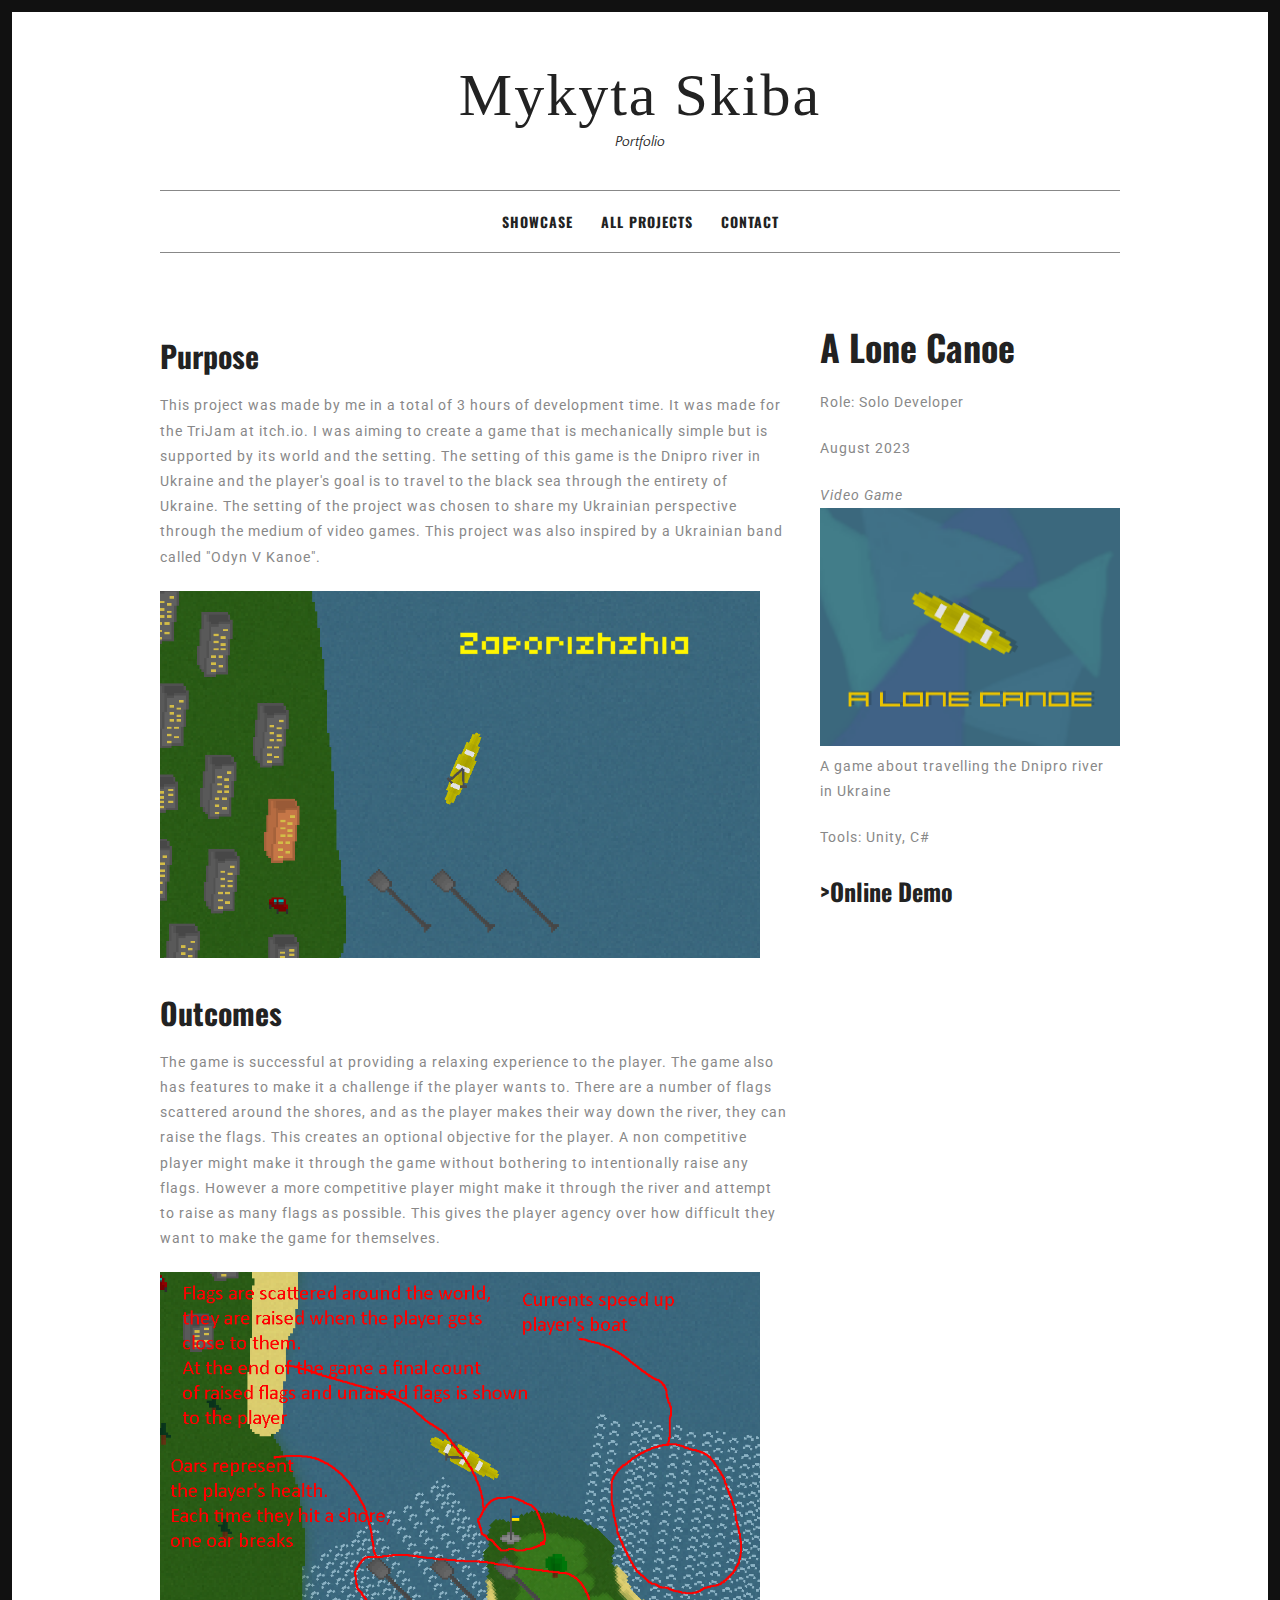
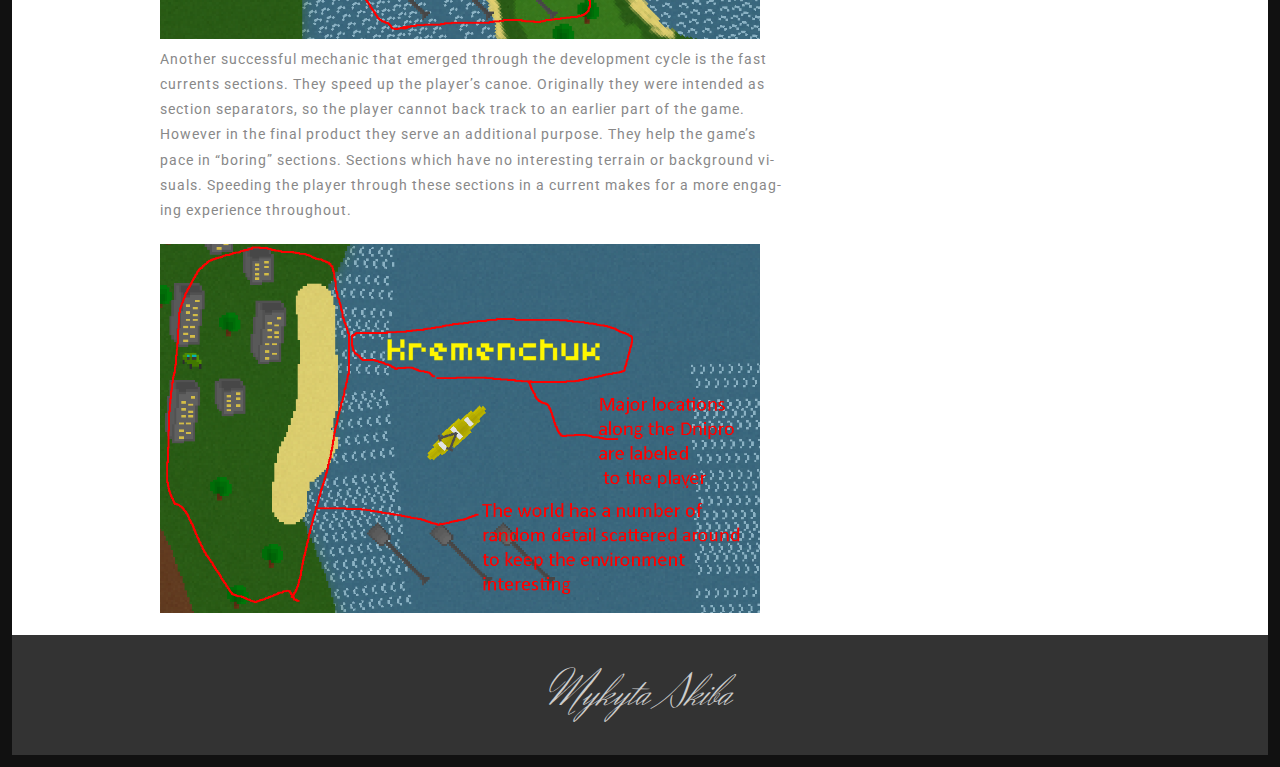
<file: lonecanoe.html>
<!DOCTYPE html>
<html lang="en-US">
<head>
<meta charset="UTF-8">
<meta name="viewport" content="width=device-width, initial-scale=1">
<title>Mykyta Skiba's Portfolio</title>
<link rel='stylesheet' href='css/woocommerce-layout.css' type='text/css' media='all'/>
<link rel='stylesheet' href='css/woocommerce-smallscreen.css' type='text/css' media='only screen and (max-width: 768px)'/>
<link rel='stylesheet' href='css/woocommerce.css' type='text/css' media='all'/>
<link rel='stylesheet' href='css/font-awesome.min.css' type='text/css' media='all'/>
<link rel='stylesheet' href='style.css' type='text/css' media='all'/>
<link rel='stylesheet' href='https://fonts.googleapis.com/css?family=Oswald:400,500,700%7CRoboto:400,500,700%7CHerr+Von+Muellerhoff:400,500,700%7CQuattrocento+Sans:400,500,700' type='text/css' media='all'/>
<link rel='stylesheet' href='css/easy-responsive-shortcodes.css' type='text/css' media='all'/>

<script type="text/javascript" src="data.js"></script>
<script type="text/javascript" src="display-functions.js"></script>
<script type="text/javascript" src="display-project-page.js"></script>
<script type="text/javascript" src="sitenav.js"></script>

</head>
<body class="home page page-template page-template-template-portfolio page-template-template-portfolio-php">
<div id="page">
	<div class="container">
		
		<!-- #Website Top and Categories -->
		<header id="masthead" class="site-header">
			<div class="site-branding">
				<h1 class="site-title"><a href="index.html" rel="home">Mykyta Skiba</a></h1>
				<h2 class="site-description">Portfolio</h2>
			</div>
			<nav id="site-navigation" class="main-navigation">
			<button class="menu-toggle">Menu</button>
			<a class="skip-link screen-reader-text" href="#content">Skip to content</a>
			<div class="menu-menu-1-container">
				<ul id="menu-menu-1" class="menu">

					
					<!-- #Sitenav Call -->
					<div id = "sitenav"></div>
						<script>
							LoadSiteNav();
						</script>

				</ul>
			</div>
			</nav>
		</header>


		<!-- #masthead -->
		<div id="content" class="site-content">
			<div id="primary" class="content-area column two-thirds single-portfolio">
				<main id="main" class="site-main">
				
				<article class="portfolio hentry">
				<div class="entry-content">
				
						

					
				<h2>Purpose</h2>

				<p>
                    This project was made by me in a total of 3 hours of development time. It was made for the TriJam at itch.io. I was aiming to create a game that is mechanically simple but is supported by its world and the setting. The setting of this game is the Dnipro river in Ukraine and the player's goal is to travel to the black sea through the entirety of Ukraine. The setting of the project was chosen to share my Ukrainian perspective through the medium of video games.  This project was also inspired by a Ukrainian band called "Odyn V Kanoe".
                </p>

				
		        <img width="600" height="600" src="assets/images/lonecanoe_demo_1.png" class="attachment-post-thumbnail size-post-thumbnail wp-post-image" alt="p1"/>

				<h2>Outcomes</h2>
				<p>                    
                    The game is successful at providing a relaxing experience to the player. The game also has features to make it a challenge if the player wants to. There are a number of flags scattered around the shores, and as the player makes their way down the river, they can raise the flags. This creates an optional objective for the player. A non competitive player might make it through the game without bothering to intentionally raise any flags. However a more competitive player might make it through the river and attempt to raise as many flags as possible. This gives the player agency over how difficult they want to make the game for themselves.
                </p>


		        <img width="600" height="600" src="assets/images/lonecanoe_demo_2.png" class="attachment-post-thumbnail size-post-thumbnail wp-post-image" alt="p1"/>

				<p>
                    Another successful mechanic that emerged through the development cycle is the fast currents sections. They speed up the player’s canoe. Originally they were intended as section separators, so the player cannot back track to an earlier part of the game. However in the final product they serve an additional purpose. They help the game’s pace in “boring” sections. Sections which have no interesting terrain or background visuals. Speeding the player through these sections in a current makes for a more engaging experience throughout.   
				</p>
				
		        <img width="600" height="600" src="assets/images/lonecanoe_demo_3.png" class="attachment-post-thumbnail size-post-thumbnail wp-post-image" alt="p1"/>
					
				</div>
				</article>
				
				<!-- .navigation -->
				
				</main>
				<!-- #main -->
			</div>
			<!-- #primary -->
			

			<div id="secondary" class="column third">
				<div id = "metadata"></div>
				<script> LoadRightBar("A Lone Canoe"); </script>

                <a href = "https://skibamykyta.itch.io/a-lone-canoe"><h3> >Online Demo </h3></a>
			</div>
		</div>
		<!-- #content -->
	</div>
	<!-- .container -->
	<footer id="colophon" class="site-footer">
	<div class="container">
		<div class="site-info">
			<h1 style="font-family: 'Herr Von Muellerhoff';color: #ccc;font-weight:300;text-align: center;margin-bottom:0;margin-top:0;line-height:1.4;font-size: 46px;">Mykyta Skiba</h1>
		</div>
	</div>
	</footer>
	<a href="#top" class="smoothup" title="Back to top"><span class="genericon genericon-collapse"></span></a>
</div>
<!-- #page -->
<script src='js/jquery.js'></script>
<script src='js/plugins.js'></script>
<script src='js/scripts.js'></script>
<script src='js/masonry.pkgd.min.js'></script>
<script src='js/validate.js'></script>
</body>
</html>
</file>
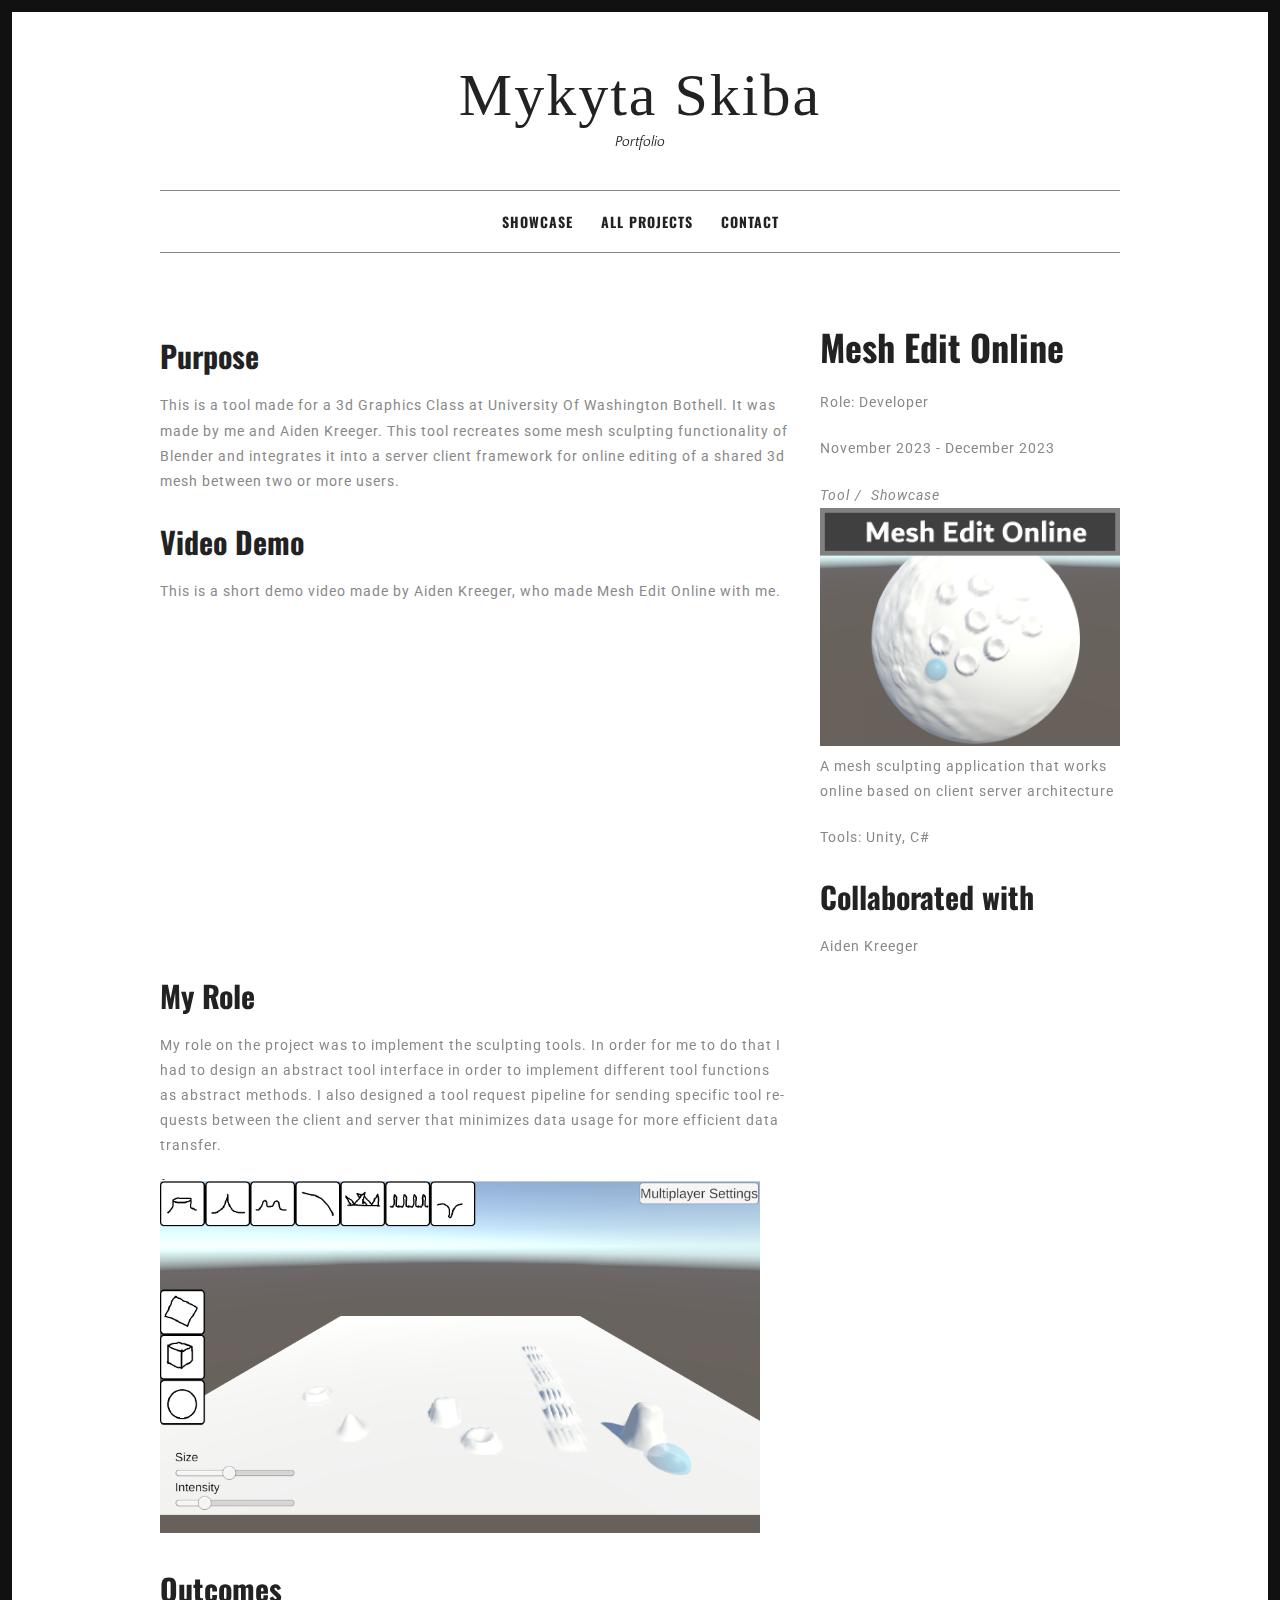
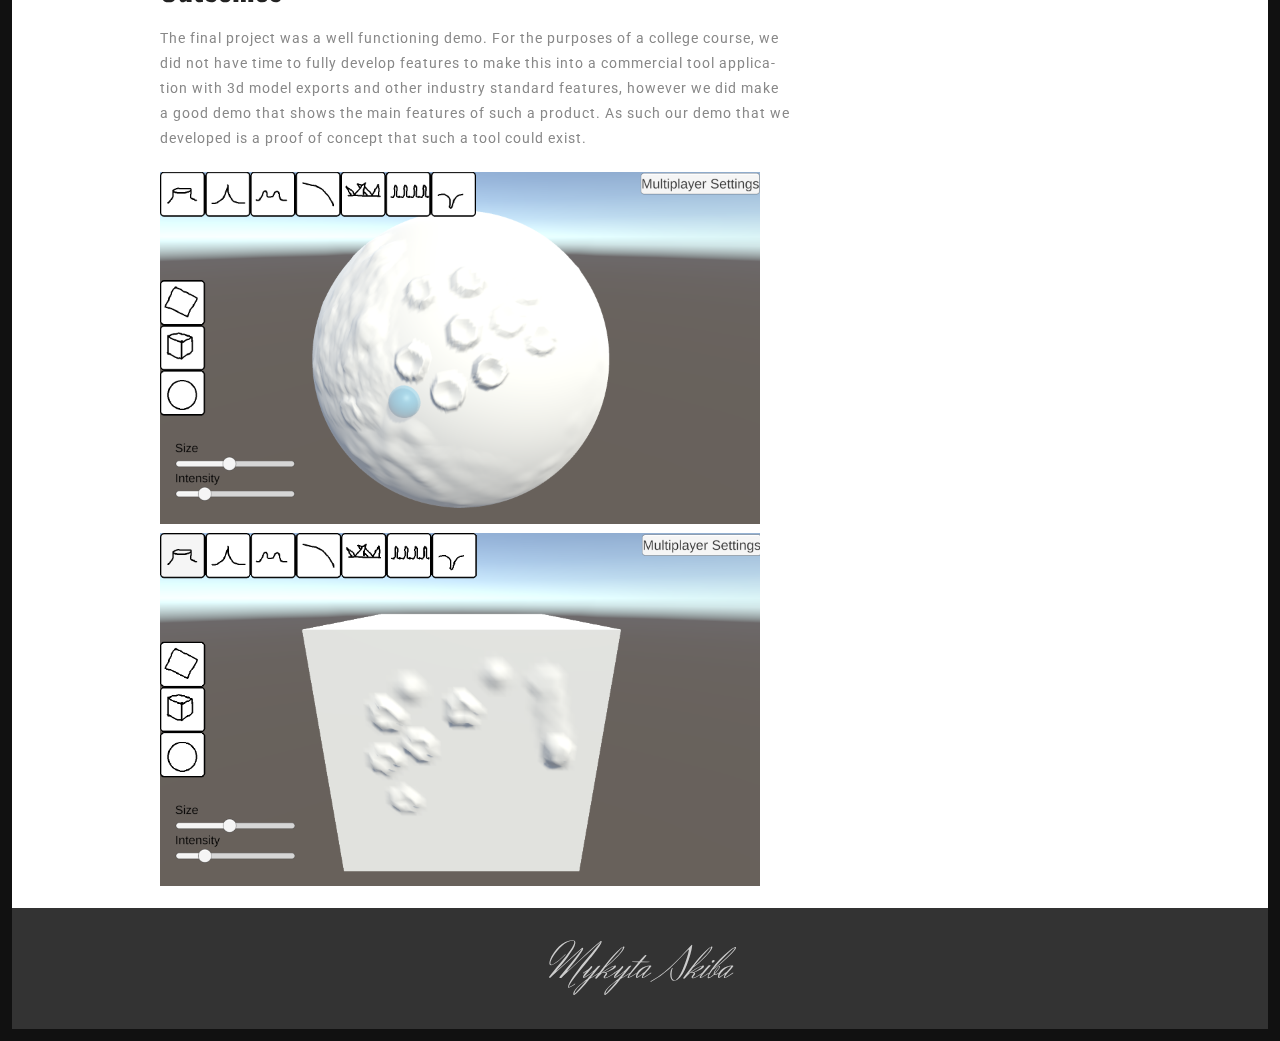
<file: meshedit.html>
<!DOCTYPE html>
<html lang="en-US">
<head>
<meta charset="UTF-8">
<meta name="viewport" content="width=device-width, initial-scale=1">
<title>Mykyta Skiba's Portfolio</title>
<link rel='stylesheet' href='css/woocommerce-layout.css' type='text/css' media='all'/>
<link rel='stylesheet' href='css/woocommerce-smallscreen.css' type='text/css' media='only screen and (max-width: 768px)'/>
<link rel='stylesheet' href='css/woocommerce.css' type='text/css' media='all'/>
<link rel='stylesheet' href='css/font-awesome.min.css' type='text/css' media='all'/>
<link rel='stylesheet' href='style.css' type='text/css' media='all'/>
<link rel='stylesheet' href='https://fonts.googleapis.com/css?family=Oswald:400,500,700%7CRoboto:400,500,700%7CHerr+Von+Muellerhoff:400,500,700%7CQuattrocento+Sans:400,500,700' type='text/css' media='all'/>
<link rel='stylesheet' href='css/easy-responsive-shortcodes.css' type='text/css' media='all'/>

<script type="text/javascript" src="data.js"></script>
<script type="text/javascript" src="display-functions.js"></script>
<script type="text/javascript" src="display-project-page.js"></script>
<script type="text/javascript" src="sitenav.js"></script>

</head>
<body class="home page page-template page-template-template-portfolio page-template-template-portfolio-php">
<div id="page">
	<div class="container">
		
		<!-- #Website Top and Categories -->
		<header id="masthead" class="site-header">
			<div class="site-branding">
				<h1 class="site-title"><a href="index.html" rel="home">Mykyta Skiba</a></h1>
				<h2 class="site-description">Portfolio</h2>
			</div>
			<nav id="site-navigation" class="main-navigation">
			<button class="menu-toggle">Menu</button>
			<a class="skip-link screen-reader-text" href="#content">Skip to content</a>
			<div class="menu-menu-1-container">
				<ul id="menu-menu-1" class="menu">

					
					<!-- #Sitenav Call -->
					<div id = "sitenav"></div>
						<script>
							LoadSiteNav();
						</script>

				</ul>
			</div>
			</nav>
		</header>


		<!-- #masthead -->
		<div id="content" class="site-content">
			<div id="primary" class="content-area column two-thirds single-portfolio">
				<main id="main" class="site-main">
				
				<article class="portfolio hentry">
				<div class="entry-content">
				
						
   
					
				<h2>Purpose</h2>

				<p>
                    This is a tool made for a 3d Graphics Class at University Of Washington Bothell. It was made by me and Aiden Kreeger. This tool recreates some mesh sculpting functionality of Blender and integrates it into a server client framework for online editing of a shared 3d mesh between two or more users.
                </p>

                
				<h2>Video Demo</h2>
                <p>This is a short demo video made by Aiden Kreeger, who made Mesh Edit Online with me.</p>
                <iframe src="https://drive.google.com/file/d/174ld2oiiEQ9QAwK_6Yru_oHTUFc--wqT/preview" width="560" height="315" allow="autoplay"></iframe>

				

				
                    
                    
                    
                <h2>My Role</h2>
                    <p>My role on the project was to implement the sculpting tools. In order for me to do that I had to design an abstract tool interface in order to implement different tool functions as abstract methods. I also designed a tool request pipeline for sending specific tool requests between the client and server that minimizes data usage for more efficient data transfer.
                    </p>


                    <img width="600" height="600" src="assets/images/mesh_edit_demo_1.png" class="attachment-post-thumbnail size-post-thumbnail wp-post-image" alt="p1"/>
                <h2>Outcomes</h2>
				<p>
                    The final project was a well functioning demo. For the purposes of a college course, we did not have time to fully develop features to make this into a commercial tool application with 3d model exports and other industry standard features, however we did make a good demo that shows the main features of such a product. As such our demo that we developed is a proof of concept that such a tool could exist. 
                </p>
				

                <img width="600" height="600" src="assets/images/mesh_edit_demo_2.png" class="attachment-post-thumbnail size-post-thumbnail wp-post-image" alt="p1"/>

                <img width="600" height="600" src="assets/images/mesh_edit_demo_3.png" class="attachment-post-thumbnail size-post-thumbnail wp-post-image" alt="p1"/>
				
					
				</div>
				</article>
				
				<!-- .navigation -->
				
				</main>
				<!-- #main -->
			</div>
			<!-- #primary -->
			

			<div id="secondary" class="column third">
				<div id = "metadata"></div>
				<script> LoadRightBar("Mesh Edit Online"); </script>


                <h2>Collaborated with</h2>
                <p>
                    Aiden Kreeger</p>
			</div>
		</div>
		<!-- #content -->
	</div>
	<!-- .container -->
	<footer id="colophon" class="site-footer">
	<div class="container">
		<div class="site-info">
			<h1 style="font-family: 'Herr Von Muellerhoff';color: #ccc;font-weight:300;text-align: center;margin-bottom:0;margin-top:0;line-height:1.4;font-size: 46px;">Mykyta Skiba</h1>
		</div>
	</div>
	</footer>
	<a href="#top" class="smoothup" title="Back to top"><span class="genericon genericon-collapse"></span></a>
</div>
<!-- #page -->
<script src='js/jquery.js'></script>
<script src='js/plugins.js'></script>
<script src='js/scripts.js'></script>
<script src='js/masonry.pkgd.min.js'></script>
<script src='js/validate.js'></script>
</body>
</html>
</file>
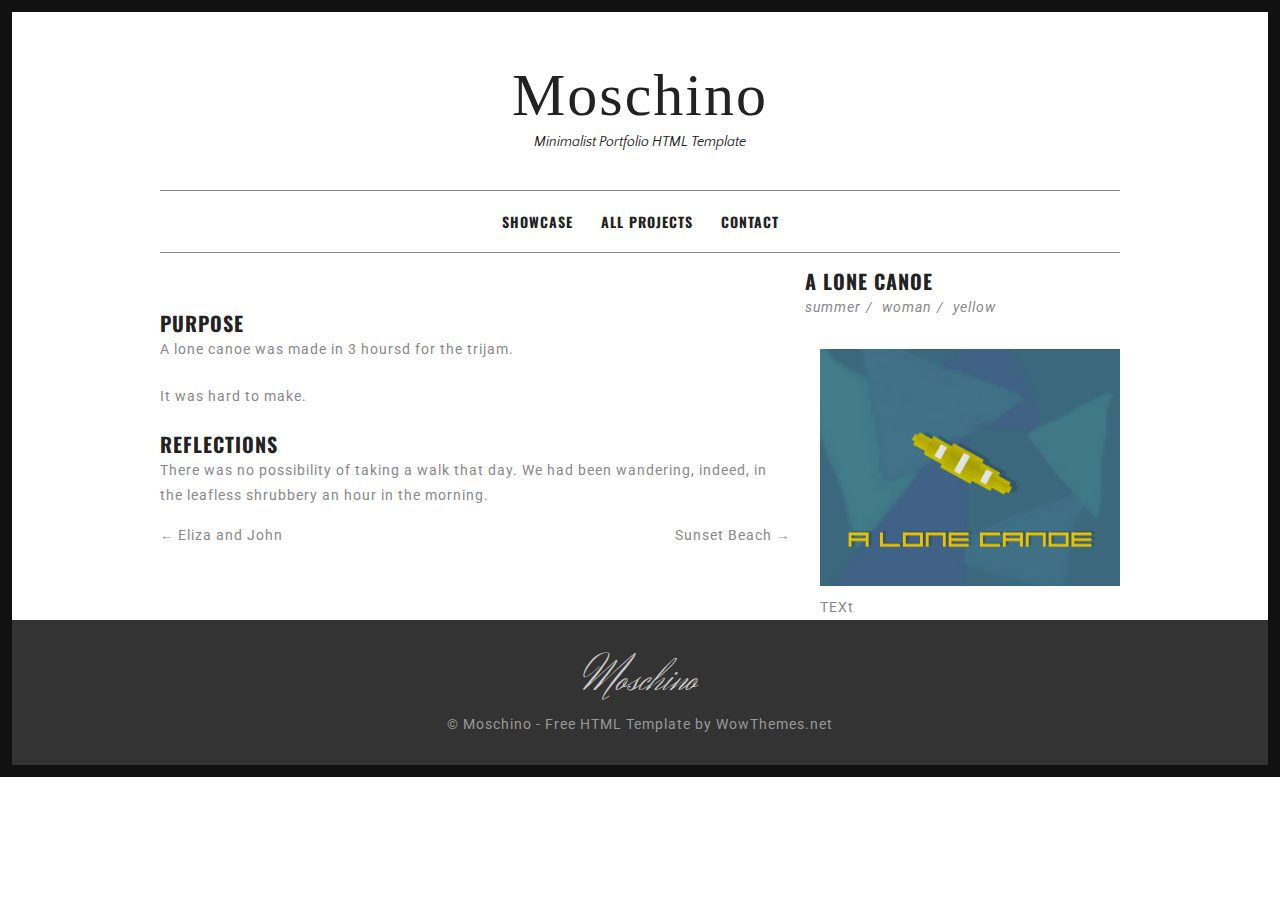
<file: portfolio-item-template.html>
<!DOCTYPE html>
<html lang="en-US">
<head>
<meta charset="UTF-8">
<meta name="viewport" content="width=device-width, initial-scale=1">
<title>Moschino | Minimalist Free HTML Portfolio by WowThemes.net</title>
<link rel='stylesheet' href='css/woocommerce-layout.css' type='text/css' media='all'/>
<link rel='stylesheet' href='css/woocommerce-smallscreen.css' type='text/css' media='only screen and (max-width: 768px)'/>
<link rel='stylesheet' href='css/woocommerce.css' type='text/css' media='all'/>
<link rel='stylesheet' href='css/font-awesome.min.css' type='text/css' media='all'/>
<link rel='stylesheet' href='style.css' type='text/css' media='all'/>
<link rel='stylesheet' href='https://fonts.googleapis.com/css?family=Oswald:400,500,700%7CRoboto:400,500,700%7CHerr+Von+Muellerhoff:400,500,700%7CQuattrocento+Sans:400,500,700' type='text/css' media='all'/>
<link rel='stylesheet' href='css/easy-responsive-shortcodes.css' type='text/css' media='all'/>

<script type="text/javascript" src="data.js"></script>
<script type="text/javascript" src="display-functions.js"></script>
<script type="text/javascript" src="sitenav.js"></script>

</head>
<body class="home page page-template page-template-template-portfolio page-template-template-portfolio-php">
<div id="page">
	<div class="container">
		
		<!-- #Website Top and Categories -->
		<header id="masthead" class="site-header">
			<div class="site-branding">
				<h1 class="site-title"><a href="index.html" rel="home">Moschino</a></h1>
				<h2 class="site-description">Minimalist Portfolio HTML Template</h2>
			</div>
			<nav id="site-navigation" class="main-navigation">
			<button class="menu-toggle">Menu</button>
			<a class="skip-link screen-reader-text" href="#content">Skip to content</a>
			<div class="menu-menu-1-container">
				<ul id="menu-menu-1" class="menu">

					
					<!-- #Sitenav Call -->
					<div id = "sitenav"></div>
						<script>
							LoadSiteNav();
						</script>

				</ul>
			</div>
			</nav>
		</header>


		<!-- #masthead -->
		<div id="content" class="site-content">
			<div id="primary" class="content-area column two-thirds single-portfolio">
				<main id="main" class="site-main">
				
				<article class="portfolio hentry">
				<div class="entry-content">
					

					
				<h1 class="entry-title">Purpose</h1>

				<p>
					A lone canoe was made in 3 hoursd for the trijam.
				</p>

				
				<p>
					It was hard to make.
				</p>
				
				<h1 class="entry-title">Reflections</h1>
				<p>
					There was no possibility of taking a walk that day. We had been wandering, indeed, in the leafless shrubbery an hour in the morning.
				</p>

				</div>
				</article>
				
				<nav class="navigation post-navigation" role="navigation">
					<h1 class="screen-reader-text">Post navigation</h1>
					<div class="nav-links">
					<div class="nav-previous">
					<a href="#" rel="prev"> <span class="meta-nav">←</span> Eliza and John</a>
					</div>
					<div class="nav-next">
					<a href="#" rel="next">Sunset Beach <span class="meta-nav">→</span></a>
					</div>		
					</div>
				</nav>
				<!-- .navigation -->
				
				</main>
				<!-- #main -->
			</div>
			<!-- #primary -->
			
			<header class="entry-header">
				<h1 class="entry-title">A Lone Canoe</h1>
				<a class='portfoliotype' href='portfolio-category.html'>summer</a>
				<a class='portfoliotype' href='portfolio-category.html'>woman</a>
				<a class='portfoliotype' href='portfolio-category.html'>yellow</a>
			</header>

			<div id="secondary" class="column third">
				<img width="600" height="600" src="assets/images/lonecanoe.png" class="attachment-post-thumbnail size-post-thumbnail wp-post-image" alt="p1"/>
				<p>
					TEXt
				</p>
			</div>
		</div>
		<!-- #content -->
	</div>
	<!-- .container -->
	<footer id="colophon" class="site-footer">
	<div class="container">
		<div class="site-info">
			<h1 style="font-family: 'Herr Von Muellerhoff';color: #ccc;font-weight:300;text-align: center;margin-bottom:0;margin-top:0;line-height:1.4;font-size: 46px;">Moschino</h1>
			<a target="blank" href="https://www.wowthemes.net/">&copy; Moschino - Free HTML Template by WowThemes.net</a>
		</div>
	</div>
	</footer>
	<a href="#top" class="smoothup" title="Back to top"><span class="genericon genericon-collapse"></span></a>
</div>
<!-- #page -->
<script src='js/jquery.js'></script>
<script src='js/plugins.js'></script>
<script src='js/scripts.js'></script>
<script src='js/masonry.pkgd.min.js'></script>
<script src='js/validate.js'></script>
</body>
</html>
</file>
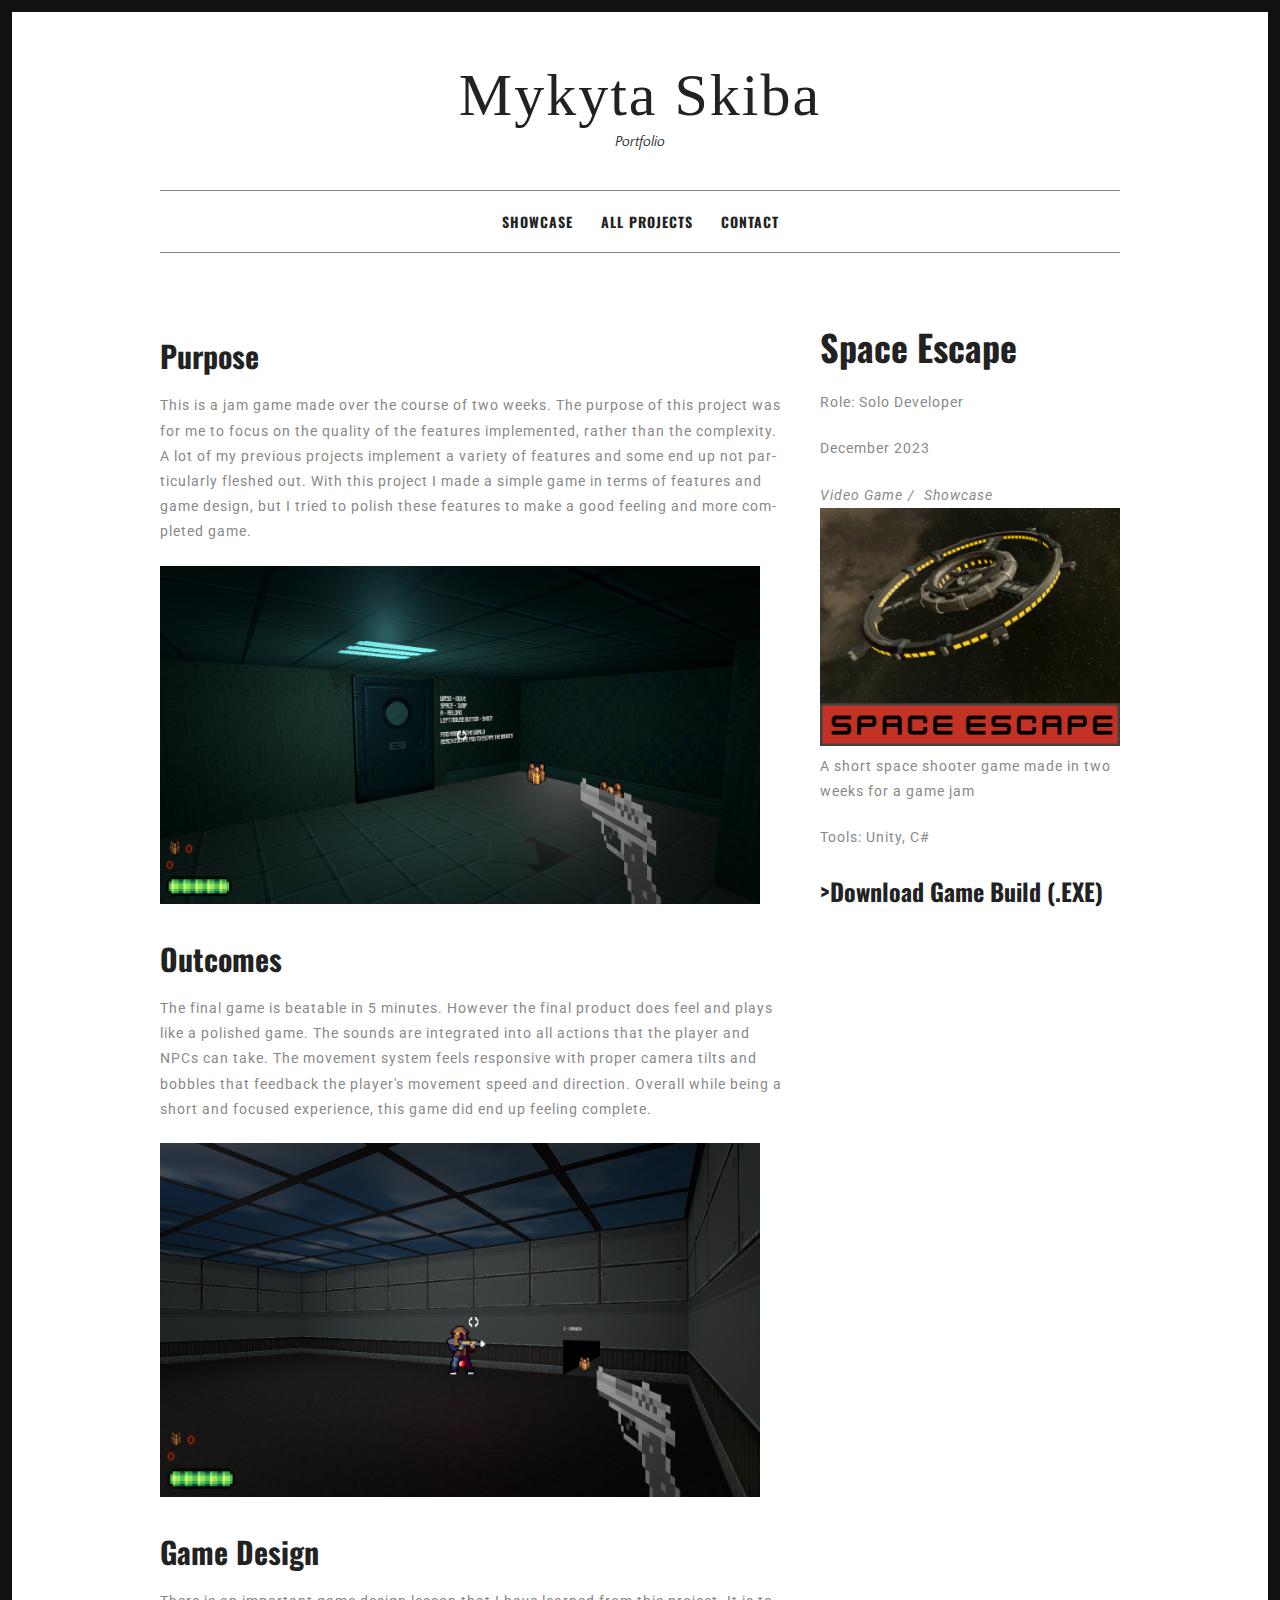
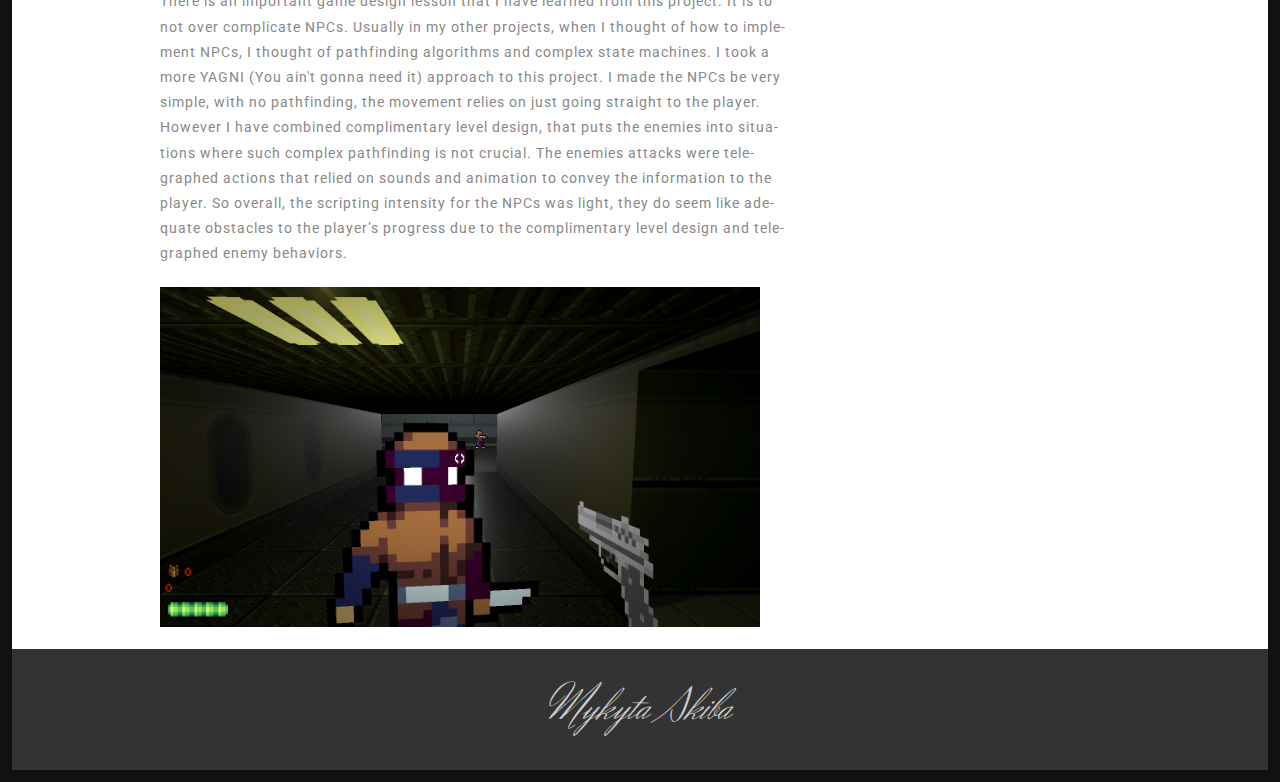
<file: spaceescape.html>
<!DOCTYPE html>
<html lang="en-US">
<head>
<meta charset="UTF-8">
<meta name="viewport" content="width=device-width, initial-scale=1">
<title>Mykyta Skiba's Portfolio</title>
<link rel='stylesheet' href='css/woocommerce-layout.css' type='text/css' media='all'/>
<link rel='stylesheet' href='css/woocommerce-smallscreen.css' type='text/css' media='only screen and (max-width: 768px)'/>
<link rel='stylesheet' href='css/woocommerce.css' type='text/css' media='all'/>
<link rel='stylesheet' href='css/font-awesome.min.css' type='text/css' media='all'/>
<link rel='stylesheet' href='style.css' type='text/css' media='all'/>
<link rel='stylesheet' href='https://fonts.googleapis.com/css?family=Oswald:400,500,700%7CRoboto:400,500,700%7CHerr+Von+Muellerhoff:400,500,700%7CQuattrocento+Sans:400,500,700' type='text/css' media='all'/>
<link rel='stylesheet' href='css/easy-responsive-shortcodes.css' type='text/css' media='all'/>

<script type="text/javascript" src="data.js"></script>
<script type="text/javascript" src="display-functions.js"></script>
<script type="text/javascript" src="display-project-page.js"></script>
<script type="text/javascript" src="sitenav.js"></script>

</head>
<body class="home page page-template page-template-template-portfolio page-template-template-portfolio-php">
<div id="page">
	<div class="container">
		
		<!-- #Website Top and Categories -->
		<header id="masthead" class="site-header">
			<div class="site-branding">
				<h1 class="site-title"><a href="index.html" rel="home">Mykyta Skiba</a></h1>
				<h2 class="site-description">Portfolio</h2>
			</div>
			<nav id="site-navigation" class="main-navigation">
			<button class="menu-toggle">Menu</button>
			<a class="skip-link screen-reader-text" href="#content">Skip to content</a>
			<div class="menu-menu-1-container">
				<ul id="menu-menu-1" class="menu">

					
					<!-- #Sitenav Call -->
					<div id = "sitenav"></div>
						<script>
							LoadSiteNav();
						</script>

				</ul>
			</div>
			</nav>
		</header>


		<!-- #masthead -->
		<div id="content" class="site-content">
			<div id="primary" class="content-area column two-thirds single-portfolio">
				<main id="main" class="site-main">
				
				<article class="portfolio hentry">
				<div class="entry-content">
				
						

					
				<h2>Purpose</h2>

				<p>
                
                    This is a jam game made over the course of two weeks. The purpose of this project was for me to focus on the quality of the features implemented, rather than the complexity. A lot of my previous projects implement a variety of features and some end up not particularly fleshed out. With this project I made a simple game in terms of features and game design, but I tried to polish these features to make a good feeling and more completed game.
                </p>

				
                    <img width="600" height="600" src="assets/images/space_escape_demo_1.png" class="attachment-post-thumbnail size-post-thumbnail wp-post-image" alt="p1"/>

				<h2>Outcomes</h2>
				<p>
                    The final game is beatable in 5 minutes. However the final product does feel and plays like a polished game. The sounds are integrated into all actions that the player and NPCs can take. The movement system feels responsive with proper camera tilts and bobbles that feedback the player's movement speed and direction. Overall while being a short and focused experience, this game did end up feeling complete.   
                </p>

                <img width="600" height="600" src="assets/images/space_escape_demo_2.png" class="attachment-post-thumbnail size-post-thumbnail wp-post-image" alt="p1"/>


				<h2>Game Design</h2>
				<p>
                    There is an important game design lesson that I have learned from this project. It is to not over complicate NPCs. Usually in my other projects, when I thought of how to implement NPCs, I thought of pathfinding algorithms and complex state machines. I took a more YAGNI (You ain't gonna need it) approach to this project. I made the NPCs be very simple, with no pathfinding, the movement relies on just going straight to the player. However I have combined complimentary level design, that puts the enemies into situations where such complex pathfinding is not crucial. The enemies attacks were telegraphed actions that relied on sounds and animation to convey the information to the player. So overall, the scripting intensity for the NPCs was light, they do seem like adequate obstacles to the player’s progress due to the complimentary level design and telegraphed enemy behaviors.
                </p>

		        <img width="600" height="600" src="assets/images/space_escape_demo_3.png" class="attachment-post-thumbnail size-post-thumbnail wp-post-image" alt="p1"/>				
					
				</div>
				</article>
				
				<!-- .navigation -->
				
				</main>
				<!-- #main -->
			</div>
			<!-- #primary -->
			

			<div id="secondary" class="column third">
				<div id = "metadata"></div>
				<script> LoadRightBar("Space Escape"); </script>

                <a href = "https://skibamykyta.itch.io/space-escape"><h3> >Download Game Build (.EXE) </h3></a>

			</div>
		</div>
		<!-- #content -->
	</div>
	<!-- .container -->
	<footer id="colophon" class="site-footer">
	<div class="container">
		<div class="site-info">
			<h1 style="font-family: 'Herr Von Muellerhoff';color: #ccc;font-weight:300;text-align: center;margin-bottom:0;margin-top:0;line-height:1.4;font-size: 46px;">Mykyta Skiba</h1>
		</div>
	</div>
	</footer>
	<a href="#top" class="smoothup" title="Back to top"><span class="genericon genericon-collapse"></span></a>
</div>
<!-- #page -->
<script src='js/jquery.js'></script>
<script src='js/plugins.js'></script>
<script src='js/scripts.js'></script>
<script src='js/masonry.pkgd.min.js'></script>
<script src='js/validate.js'></script>
</body>
</html>
</file>
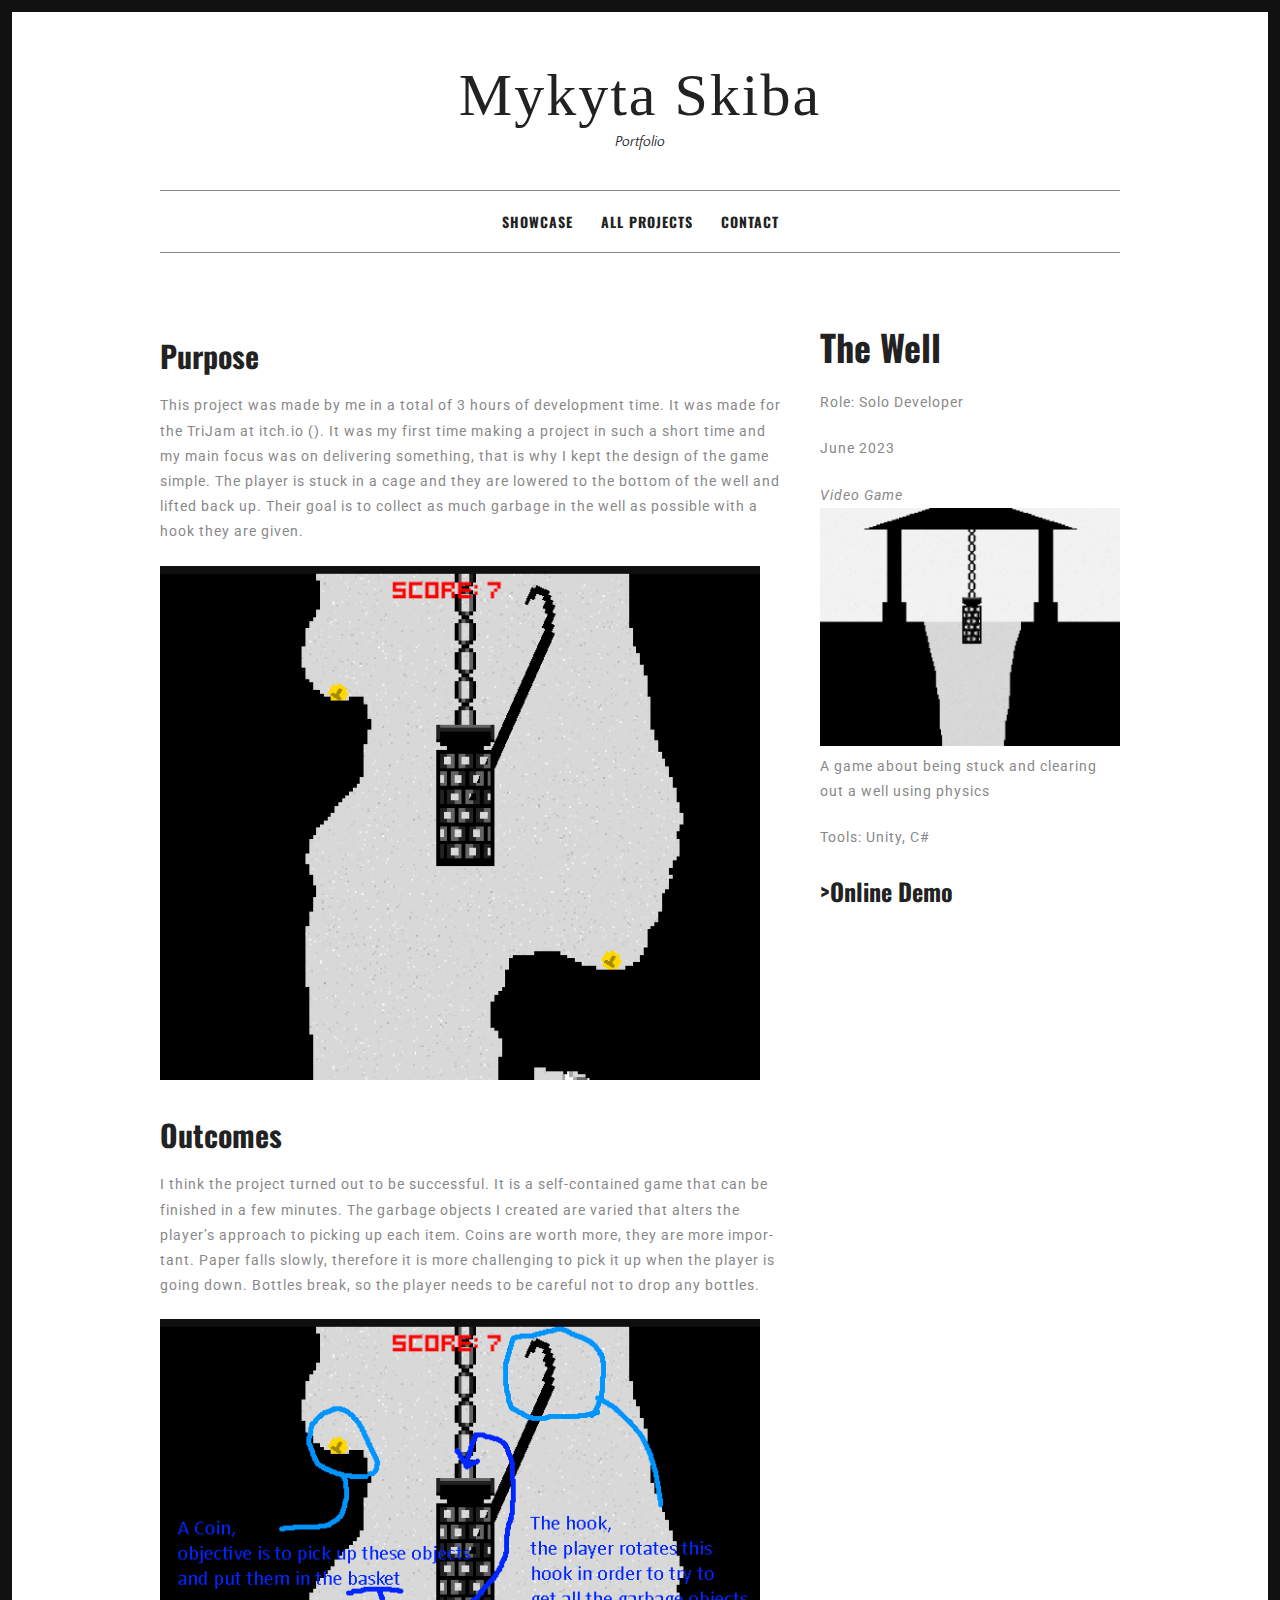
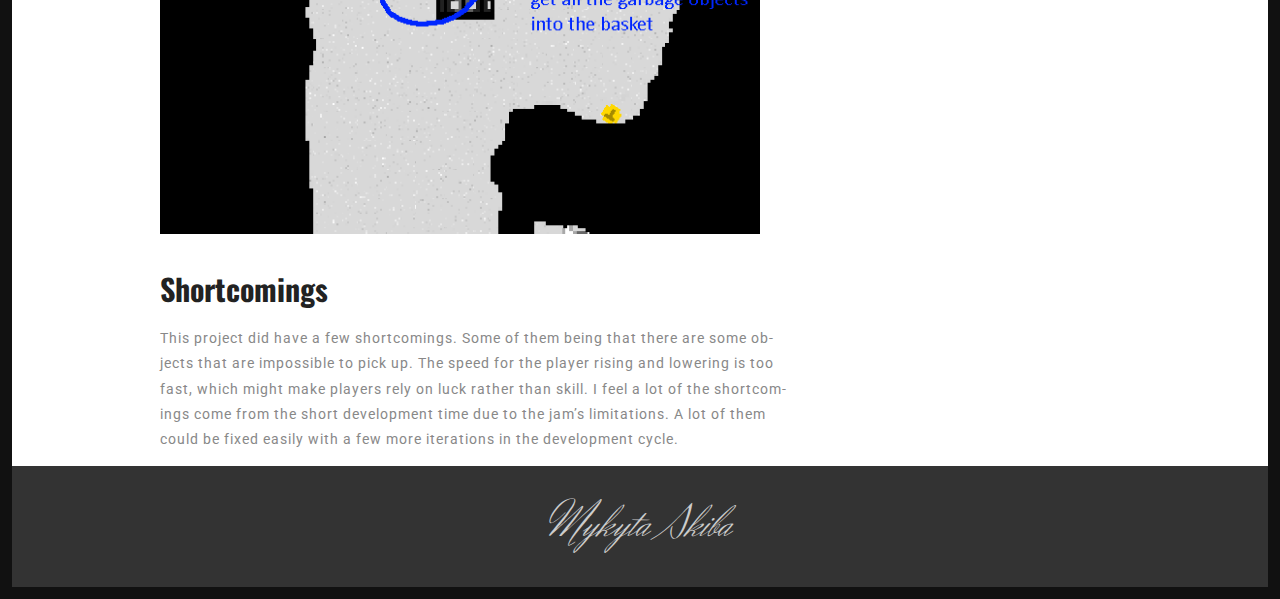
<file: well.html>
<!DOCTYPE html>
<html lang="en-US">
<head>
<meta charset="UTF-8">
<meta name="viewport" content="width=device-width, initial-scale=1">
<title>Mykyta Skiba's Portfolio</title>
<link rel='stylesheet' href='css/woocommerce-layout.css' type='text/css' media='all'/>
<link rel='stylesheet' href='css/woocommerce-smallscreen.css' type='text/css' media='only screen and (max-width: 768px)'/>
<link rel='stylesheet' href='css/woocommerce.css' type='text/css' media='all'/>
<link rel='stylesheet' href='css/font-awesome.min.css' type='text/css' media='all'/>
<link rel='stylesheet' href='style.css' type='text/css' media='all'/>
<link rel='stylesheet' href='https://fonts.googleapis.com/css?family=Oswald:400,500,700%7CRoboto:400,500,700%7CHerr+Von+Muellerhoff:400,500,700%7CQuattrocento+Sans:400,500,700' type='text/css' media='all'/>
<link rel='stylesheet' href='css/easy-responsive-shortcodes.css' type='text/css' media='all'/>

<script type="text/javascript" src="data.js"></script>
<script type="text/javascript" src="display-functions.js"></script>
<script type="text/javascript" src="display-project-page.js"></script>
<script type="text/javascript" src="sitenav.js"></script>

</head>
<body class="home page page-template page-template-template-portfolio page-template-template-portfolio-php">
<div id="page">
	<div class="container">
		
		<!-- #Website Top and Categories -->
		<header id="masthead" class="site-header">
			<div class="site-branding">
				<h1 class="site-title"><a href="index.html" rel="home">Mykyta Skiba</a></h1>
				<h2 class="site-description">Portfolio</h2>
			</div>
			<nav id="site-navigation" class="main-navigation">
			<button class="menu-toggle">Menu</button>
			<a class="skip-link screen-reader-text" href="#content">Skip to content</a>
			<div class="menu-menu-1-container">
				<ul id="menu-menu-1" class="menu">

					
					<!-- #Sitenav Call -->
					<div id = "sitenav"></div>
						<script>
							LoadSiteNav();
						</script>

				</ul>
			</div>
			</nav>
		</header>


		<!-- #masthead -->
		<div id="content" class="site-content">
			<div id="primary" class="content-area column two-thirds single-portfolio">
				<main id="main" class="site-main">
				
				<article class="portfolio hentry">
				<div class="entry-content">
				
						

					
				<h2>Purpose</h2>

				<p>
                    This project was made by me in a total of 3 hours of development time. It was made for the TriJam at itch.io (). It was my first time making a project in such a short time and my main focus was on delivering something, that is why I kept the design of the game simple. The player is stuck in a cage and they are lowered to the bottom of the well and lifted back up. Their goal is to collect as much garbage in the well as possible with a hook they are given.                    
				</p>

				
		        <img width="600" height="600" src="assets/images/well_screenshot.png" class="attachment-post-thumbnail size-post-thumbnail wp-post-image" alt="p1"/>

				<h2>Outcomes</h2>
				<p>I think the project turned out to be successful. It is a self-contained game that can be finished in a few minutes. The garbage objects I created are varied that alters the player’s approach to picking up each item. Coins are worth more, they are more important. Paper falls slowly, therefore it is more challenging to pick it up when the player is going down. Bottles break, so the player needs to be careful not to drop any bottles.
				</p>


		        <img width="600" height="600" src="assets/images/well_screenshot_annotated.png" class="attachment-post-thumbnail size-post-thumbnail wp-post-image" alt="p1"/>

				<h2>Shortcomings</h2>
				<p>
                    This project did have a few shortcomings. Some of them being that there are some objects that are impossible to pick up. The speed for the player rising and lowering is too fast, which might make players rely on luck rather than skill. I feel a lot of the  shortcomings come from the short development time due to the jam’s limitations. A lot of them could be fixed easily with a few more iterations in the development cycle. 
                    
				</p>
				
					
				</div>
				</article>
				
				<!-- .navigation -->
				
				</main>
				<!-- #main -->
			</div>
			<!-- #primary -->
			

			<div id="secondary" class="column third">
				<div id = "metadata"></div>
				<script> LoadRightBar("The Well"); </script>

                <a href = "https://skibamykyta.itch.io/the-well"><h3> >Online Demo </h3></a>
			</div>
		</div>
		<!-- #content -->
	</div>
	<!-- .container -->
	<footer id="colophon" class="site-footer">
	<div class="container">
		<div class="site-info">
			<h1 style="font-family: 'Herr Von Muellerhoff';color: #ccc;font-weight:300;text-align: center;margin-bottom:0;margin-top:0;line-height:1.4;font-size: 46px;">Mykyta Skiba</h1>
		</div>
	</div>
	</footer>
	<a href="#top" class="smoothup" title="Back to top"><span class="genericon genericon-collapse"></span></a>
</div>
<!-- #page -->
<script src='js/jquery.js'></script>
<script src='js/plugins.js'></script>
<script src='js/scripts.js'></script>
<script src='js/masonry.pkgd.min.js'></script>
<script src='js/validate.js'></script>
</body>
</html>
</file>
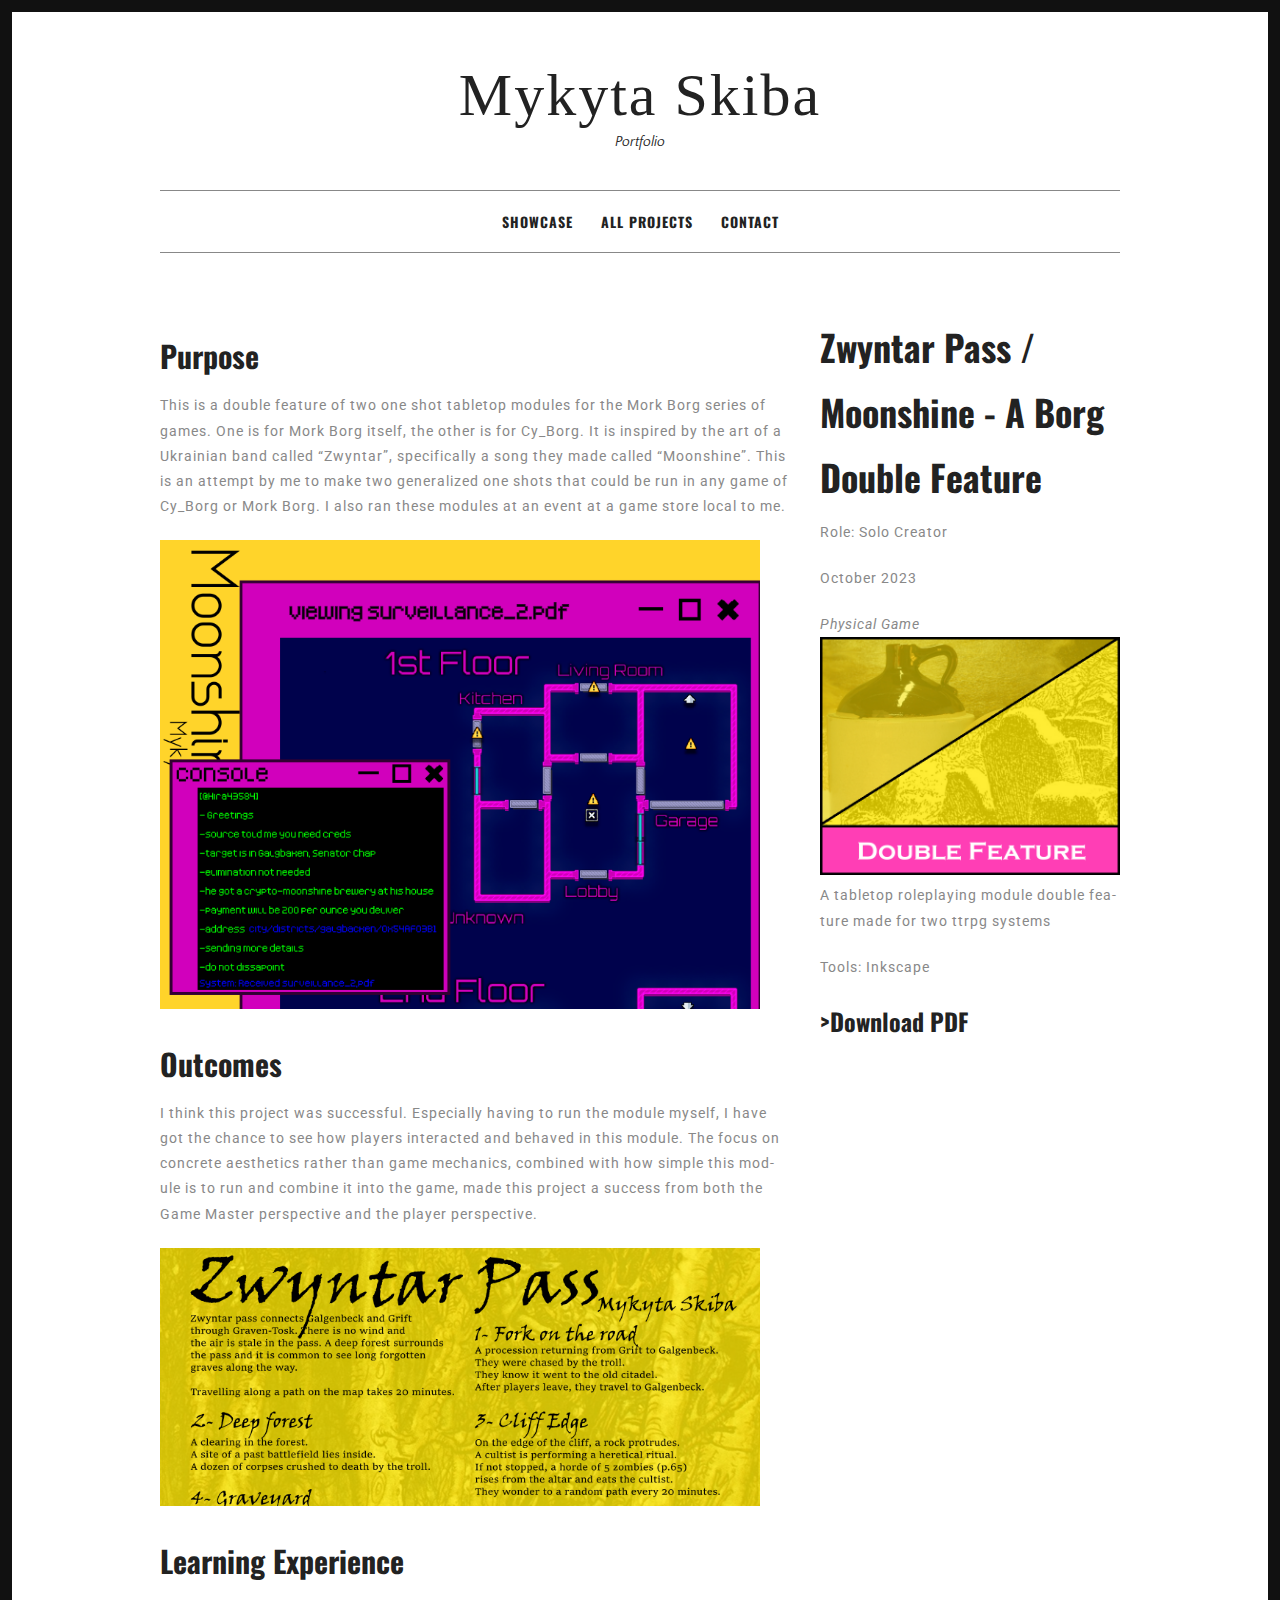
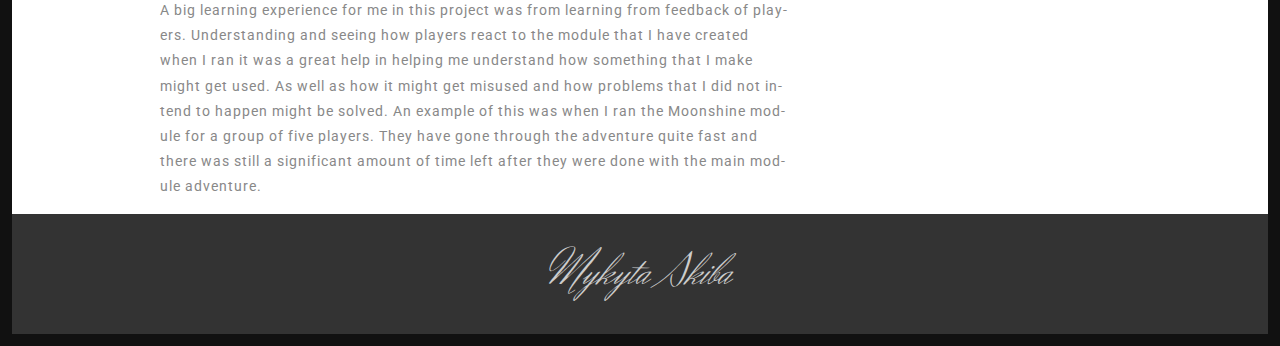
<file: zwyntar.html>
<!DOCTYPE html>
<html lang="en-US">
<head>
<meta charset="UTF-8">
<meta name="viewport" content="width=device-width, initial-scale=1">
<title>Mykyta Skiba's Portfolio</title>
<link rel='stylesheet' href='css/woocommerce-layout.css' type='text/css' media='all'/>
<link rel='stylesheet' href='css/woocommerce-smallscreen.css' type='text/css' media='only screen and (max-width: 768px)'/>
<link rel='stylesheet' href='css/woocommerce.css' type='text/css' media='all'/>
<link rel='stylesheet' href='css/font-awesome.min.css' type='text/css' media='all'/>
<link rel='stylesheet' href='style.css' type='text/css' media='all'/>
<link rel='stylesheet' href='https://fonts.googleapis.com/css?family=Oswald:400,500,700%7CRoboto:400,500,700%7CHerr+Von+Muellerhoff:400,500,700%7CQuattrocento+Sans:400,500,700' type='text/css' media='all'/>
<link rel='stylesheet' href='css/easy-responsive-shortcodes.css' type='text/css' media='all'/>

<script type="text/javascript" src="data.js"></script>
<script type="text/javascript" src="display-functions.js"></script>
<script type="text/javascript" src="display-project-page.js"></script>
<script type="text/javascript" src="sitenav.js"></script>

</head>
<body class="home page page-template page-template-template-portfolio page-template-template-portfolio-php">
<div id="page">
	<div class="container">
		
		<!-- #Website Top and Categories -->
		<header id="masthead" class="site-header">
			<div class="site-branding">
				<h1 class="site-title"><a href="index.html" rel="home">Mykyta Skiba</a></h1>
				<h2 class="site-description">Portfolio</h2>
			</div>
			<nav id="site-navigation" class="main-navigation">
			<button class="menu-toggle">Menu</button>
			<a class="skip-link screen-reader-text" href="#content">Skip to content</a>
			<div class="menu-menu-1-container">
				<ul id="menu-menu-1" class="menu">

					
					<!-- #Sitenav Call -->
					<div id = "sitenav"></div>
						<script>
							LoadSiteNav();
						</script>

				</ul>
			</div>
			</nav>
		</header>


		<!-- #masthead -->
		<div id="content" class="site-content">
			<div id="primary" class="content-area column two-thirds single-portfolio">
				<main id="main" class="site-main">
				
				<article class="portfolio hentry">
				<div class="entry-content">
				
						

					
				<h2>Purpose</h2>

				<p>
                
                    This is a double feature of two one shot tabletop modules for the Mork Borg series of games. One is for Mork Borg itself, the other is for Cy_Borg. It is inspired by the art of a Ukrainian band called “Zwyntar”, specifically a song they made called “Moonshine”. This is an attempt by me to make two generalized one shots that could be run in any game of Cy_Borg or Mork Borg. I also ran these modules at an event at a game store local to me.
                </p>

				
                    <img width="600" height="600" src="assets/images/zwyntar_demo_1.png" class="attachment-post-thumbnail size-post-thumbnail wp-post-image" alt="p1"/>

				<h2>Outcomes</h2>
				<p>
                    I think this project was successful. Especially having to run the module myself, I have got the chance to see how players interacted and behaved in this module. The focus on concrete aesthetics rather than game mechanics, combined with how simple this module is to run and combine it into the game, made this project a success from both the Game Master perspective and the player perspective.  
                 </p>

                <img width="600" height="600" src="assets/images/zwyntar_demo_2.png" class="attachment-post-thumbnail size-post-thumbnail wp-post-image" alt="p1"/>
	
				<h2>Learning Experience</h2>
                <p>
                    A big learning experience for me in this project was from learning from feedback of players. Understanding and seeing how players react to the module that I have created when I ran it was a great help in helping me understand how something that I make might get used. As well as how it might get misused and how problems that I did not intend to happen might be solved. An example of this was when I ran the Moonshine module for a group of five players. They have gone through the adventure quite fast and there was still a significant amount of time left after they were done with the main module adventure. 
                 </p>

				</div>
				</article>
				
				<!-- .navigation -->
				
				</main>
				<!-- #main -->
			</div>
			<!-- #primary -->
			

			<div id="secondary" class="column third">
				<div id = "metadata"></div>
				<script> LoadRightBar("Zwyntar Pass / Moonshine - A Borg Double Feature"); </script>

                <a href = "https://skibamykyta.itch.io/zwyntar-pass-moonshine-borg"><h3> >Download PDF </h3></a>

			</div>
		</div>
		<!-- #content -->
	</div>
	<!-- .container -->
	<footer id="colophon" class="site-footer">
	<div class="container">
		<div class="site-info">
			<h1 style="font-family: 'Herr Von Muellerhoff';color: #ccc;font-weight:300;text-align: center;margin-bottom:0;margin-top:0;line-height:1.4;font-size: 46px;">Mykyta Skiba</h1>
		</div>
	</div>
	</footer>
	<a href="#top" class="smoothup" title="Back to top"><span class="genericon genericon-collapse"></span></a>
</div>
<!-- #page -->
<script src='js/jquery.js'></script>
<script src='js/plugins.js'></script>
<script src='js/scripts.js'></script>
<script src='js/masonry.pkgd.min.js'></script>
<script src='js/validate.js'></script>
</body>
</html>
</file>
<file: css/woocommerce-layout.css>
.woocommerce #content div.product .woocommerce-tabs ul.tabs:after,.woocommerce #content div.product .woocommerce-tabs ul.tabs:before,.woocommerce #content div.product div.thumbnails:after,.woocommerce #content div.product div.thumbnails:before,.woocommerce .col2-set:after,.woocommerce .col2-set:before,.woocommerce div.product .woocommerce-tabs ul.tabs:after,.woocommerce div.product .woocommerce-tabs ul.tabs:before,.woocommerce div.product div.thumbnails:after,.woocommerce div.product div.thumbnails:before,.woocommerce-page #content div.product .woocommerce-tabs ul.tabs:after,.woocommerce-page #content div.product .woocommerce-tabs ul.tabs:before,.woocommerce-page #content div.product div.thumbnails:after,.woocommerce-page #content div.product div.thumbnails:before,.woocommerce-page .col2-set:after,.woocommerce-page .col2-set:before,.woocommerce-page div.product .woocommerce-tabs ul.tabs:after,.woocommerce-page div.product .woocommerce-tabs ul.tabs:before,.woocommerce-page div.product div.thumbnails:after,.woocommerce-page div.product div.thumbnails:before{content:" ";display:table}.woocommerce #content div.product .woocommerce-tabs,.woocommerce #content div.product .woocommerce-tabs ul.tabs:after,.woocommerce #content div.product div.thumbnails a.first,.woocommerce #content div.product div.thumbnails:after,.woocommerce .cart-collaterals:after,.woocommerce .col2-set:after,.woocommerce .woocommerce-pagination ul.page-numbers:after,.woocommerce div.product .woocommerce-tabs,.woocommerce div.product .woocommerce-tabs ul.tabs:after,.woocommerce div.product div.thumbnails a.first,.woocommerce div.product div.thumbnails:after,.woocommerce ul.products,.woocommerce ul.products li.first,.woocommerce ul.products:after,.woocommerce-page #content div.product .woocommerce-tabs,.woocommerce-page #content div.product .woocommerce-tabs ul.tabs:after,.woocommerce-page #content div.product div.thumbnails a.first,.woocommerce-page #content div.product div.thumbnails:after,.woocommerce-page .cart-collaterals:after,.woocommerce-page .col2-set:after,.woocommerce-page .woocommerce-pagination ul.page-numbers:after,.woocommerce-page div.product .woocommerce-tabs,.woocommerce-page div.product .woocommerce-tabs ul.tabs:after,.woocommerce-page div.product div.thumbnails a.first,.woocommerce-page div.product div.thumbnails:after,.woocommerce-page ul.products,.woocommerce-page ul.products li.first,.woocommerce-page ul.products:after{clear:both}.woocommerce .col2-set,.woocommerce-page .col2-set{width:100%}.woocommerce .col2-set .col-1,.woocommerce-page .col2-set .col-1{float:left;width:48%}.woocommerce .col2-set .col-2,.woocommerce-page .col2-set .col-2{float:right;width:48%}.woocommerce img,.woocommerce-page img{height:auto;max-width:100%}.woocommerce #content div.product div.images,.woocommerce div.product div.images,.woocommerce-page #content div.product div.images,.woocommerce-page div.product div.images{float:left;width:48%}.woocommerce #content div.product div.thumbnails a,.woocommerce div.product div.thumbnails a,.woocommerce-page #content div.product div.thumbnails a,.woocommerce-page div.product div.thumbnails a{float:left;width:30.75%;margin-right:3.8%;margin-bottom:1em}.woocommerce #content div.product div.thumbnails a.last,.woocommerce div.product div.thumbnails a.last,.woocommerce-page #content div.product div.thumbnails a.last,.woocommerce-page div.product div.thumbnails a.last{margin-right:0}.woocommerce #content div.product div.thumbnails.columns-1 a,.woocommerce div.product div.thumbnails.columns-1 a,.woocommerce-page #content div.product div.thumbnails.columns-1 a,.woocommerce-page div.product div.thumbnails.columns-1 a{width:100%;margin-right:0;float:none}.woocommerce #content div.product div.thumbnails.columns-2 a,.woocommerce div.product div.thumbnails.columns-2 a,.woocommerce-page #content div.product div.thumbnails.columns-2 a,.woocommerce-page div.product div.thumbnails.columns-2 a{width:48%}.woocommerce #content div.product div.thumbnails.columns-4 a,.woocommerce div.product div.thumbnails.columns-4 a,.woocommerce-page #content div.product div.thumbnails.columns-4 a,.woocommerce-page div.product div.thumbnails.columns-4 a{width:22.05%}.woocommerce #content div.product div.thumbnails.columns-5 a,.woocommerce div.product div.thumbnails.columns-5 a,.woocommerce-page #content div.product div.thumbnails.columns-5 a,.woocommerce-page div.product div.thumbnails.columns-5 a{width:16.9%}.woocommerce #content div.product div.summary,.woocommerce div.product div.summary,.woocommerce-page #content div.product div.summary,.woocommerce-page div.product div.summary{float:right;width:48%}.woocommerce #content div.product .woocommerce-tabs ul.tabs li,.woocommerce div.product .woocommerce-tabs ul.tabs li,.woocommerce-page #content div.product .woocommerce-tabs ul.tabs li,.woocommerce-page div.product .woocommerce-tabs ul.tabs li{display:inline-block}.woocommerce #content div.product #reviews .comment:after,.woocommerce #content div.product #reviews .comment:before,.woocommerce .woocommerce-pagination ul.page-numbers:after,.woocommerce .woocommerce-pagination ul.page-numbers:before,.woocommerce div.product #reviews .comment:after,.woocommerce div.product #reviews .comment:before,.woocommerce ul.products:after,.woocommerce ul.products:before,.woocommerce-page #content div.product #reviews .comment:after,.woocommerce-page #content div.product #reviews .comment:before,.woocommerce-page .woocommerce-pagination ul.page-numbers:after,.woocommerce-page .woocommerce-pagination ul.page-numbers:before,.woocommerce-page div.product #reviews .comment:after,.woocommerce-page div.product #reviews .comment:before,.woocommerce-page ul.products:after,.woocommerce-page ul.products:before{content:" ";display:table}.woocommerce #content div.product #reviews .comment:after,.woocommerce div.product #reviews .comment:after,.woocommerce-page #content div.product #reviews .comment:after,.woocommerce-page div.product #reviews .comment:after{clear:both}.woocommerce #content div.product #reviews .comment img,.woocommerce div.product #reviews .comment img,.woocommerce-page #content div.product #reviews .comment img,.woocommerce-page div.product #reviews .comment img{float:right;height:auto}.woocommerce ul.products li.product,.woocommerce-page ul.products li.product{float:left;margin:0 3.8% 2.992em 0;padding:0;position:relative;width:22.05%}.woocommerce ul.products li.last,.woocommerce-page ul.products li.last{margin-right:0}.woocommerce-page.columns-1 ul.products li.product,.woocommerce.columns-1 ul.products li.product{width:100%;margin-right:0}.woocommerce-page.columns-2 ul.products li.product,.woocommerce.columns-2 ul.products li.product{width:48%}.woocommerce-page.columns-3 ul.products li.product,.woocommerce.columns-3 ul.products li.product{width:30.75%}.woocommerce-page.columns-5 ul.products li.product,.woocommerce.columns-5 ul.products li.product{width:16.95%}.woocommerce-page.columns-6 ul.products li.product,.woocommerce.columns-6 ul.products li.product{width:13.5%}.woocommerce .woocommerce-result-count,.woocommerce-page .woocommerce-result-count{float:left}.woocommerce .woocommerce-ordering,.woocommerce-page .woocommerce-ordering{float:right}.woocommerce .woocommerce-pagination ul.page-numbers li,.woocommerce-page .woocommerce-pagination ul.page-numbers li{display:inline-block}.woocommerce #content table.cart img,.woocommerce table.cart img,.woocommerce-page #content table.cart img,.woocommerce-page table.cart img{height:auto}.woocommerce #content table.cart td.actions,.woocommerce table.cart td.actions,.woocommerce-page #content table.cart td.actions,.woocommerce-page table.cart td.actions{text-align:right}.woocommerce #content table.cart td.actions .input-text,.woocommerce table.cart td.actions .input-text,.woocommerce-page #content table.cart td.actions .input-text,.woocommerce-page table.cart td.actions .input-text{width:80px}.woocommerce #content table.cart td.actions .coupon,.woocommerce table.cart td.actions .coupon,.woocommerce-page #content table.cart td.actions .coupon,.woocommerce-page table.cart td.actions .coupon{float:left}.woocommerce #content table.cart td.actions .coupon label,.woocommerce table.cart td.actions .coupon label,.woocommerce-page #content table.cart td.actions .coupon label,.woocommerce-page table.cart td.actions .coupon label{display:none}.woocommerce .cart-collaterals .shipping_calculator:after,.woocommerce .cart-collaterals .shipping_calculator:before,.woocommerce .cart-collaterals:after,.woocommerce .cart-collaterals:before,.woocommerce form .form-row:after,.woocommerce form .form-row:before,.woocommerce ul.cart_list li:after,.woocommerce ul.cart_list li:before,.woocommerce ul.product_list_widget li:after,.woocommerce ul.product_list_widget li:before,.woocommerce-page .cart-collaterals .shipping_calculator:after,.woocommerce-page .cart-collaterals .shipping_calculator:before,.woocommerce-page .cart-collaterals:after,.woocommerce-page .cart-collaterals:before,.woocommerce-page form .form-row:after,.woocommerce-page form .form-row:before,.woocommerce-page ul.cart_list li:after,.woocommerce-page ul.cart_list li:before,.woocommerce-page ul.product_list_widget li:after,.woocommerce-page ul.product_list_widget li:before{content:" ";display:table}.woocommerce .cart-collaterals,.woocommerce-page .cart-collaterals{width:100%}.woocommerce .cart-collaterals .related,.woocommerce-page .cart-collaterals .related{width:30.75%;float:left}.woocommerce .cart-collaterals .cross-sells,.woocommerce-page .cart-collaterals .cross-sells{width:48%;float:left}.woocommerce .cart-collaterals .cross-sells ul.products,.woocommerce-page .cart-collaterals .cross-sells ul.products{float:none}.woocommerce .cart-collaterals .cross-sells ul.products li,.woocommerce-page .cart-collaterals .cross-sells ul.products li{width:48%}.woocommerce .cart-collaterals .shipping_calculator,.woocommerce-page .cart-collaterals .shipping_calculator{width:48%;clear:right;float:right}.woocommerce .cart-collaterals .shipping_calculator:after,.woocommerce form .form-row-wide,.woocommerce form .form-row:after,.woocommerce ul.cart_list li:after,.woocommerce ul.product_list_widget li:after,.woocommerce-page .cart-collaterals .shipping_calculator:after,.woocommerce-page form .form-row-wide,.woocommerce-page form .form-row:after,.woocommerce-page ul.cart_list li:after,.woocommerce-page ul.product_list_widget li:after{clear:both}.woocommerce .cart-collaterals .shipping_calculator .col2-set .col-1,.woocommerce .cart-collaterals .shipping_calculator .col2-set .col-2,.woocommerce-page .cart-collaterals .shipping_calculator .col2-set .col-1,.woocommerce-page .cart-collaterals .shipping_calculator .col2-set .col-2{width:47%}.woocommerce .cart-collaterals .cart_totals,.woocommerce-page .cart-collaterals .cart_totals{float:right;width:48%}.woocommerce ul.cart_list li img,.woocommerce ul.product_list_widget li img,.woocommerce-page ul.cart_list li img,.woocommerce-page ul.product_list_widget li img{float:right;height:auto}.woocommerce form .form-row label,.woocommerce-page form .form-row label{display:block}.woocommerce form .form-row label.checkbox,.woocommerce-page form .form-row label.checkbox{display:inline}.woocommerce form .form-row select,.woocommerce-page form .form-row select{width:100%}.woocommerce form .form-row .input-text,.woocommerce-page form .form-row .input-text{box-sizing:border-box;width:100%}.woocommerce form .form-row-first,.woocommerce form .form-row-last,.woocommerce-page form .form-row-first,.woocommerce-page form .form-row-last{float:left;width:47%;overflow:visible}.woocommerce form .form-row-last,.woocommerce-page form .form-row-last{float:right}.woocommerce #payment .form-row select,.woocommerce-page #payment .form-row select{width:auto}.woocommerce #payment .terms,.woocommerce #payment .wc-terms-and-conditions,.woocommerce-page #payment .terms,.woocommerce-page #payment .wc-terms-and-conditions{text-align:left;padding:0 1em 0 0;float:left}.woocommerce #payment #place_order,.woocommerce-page #payment #place_order{float:right}.twentyfourteen .tfwc{padding:12px 10px 0;max-width:474px;margin:0 auto}.twentyfourteen .tfwc .product .entry-summary{padding:0!important;margin:0 0 1.618em!important}.twentyfourteen .tfwc div.product.hentry.has-post-thumbnail{margin-top:0}.twentyfourteen .tfwc .product .images img{margin-bottom:1em}@media screen and (min-width:673px){.twentyfourteen .tfwc{padding-right:30px;padding-left:30px}}@media screen and (min-width:1040px){.twentyfourteen .tfwc{padding-right:15px;padding-left:15px}}@media screen and (min-width:1110px){.twentyfourteen .tfwc{padding-right:30px;padding-left:30px}}@media screen and (min-width:1218px){.twentyfourteen .tfwc{margin-right:54px}.full-width .twentyfourteen .tfwc{margin-right:auto}}.twentyfifteen .t15wc{padding-left:7.6923%;padding-right:7.6923%;padding-top:7.6923%;margin-bottom:7.6923%;background:#fff;box-shadow:0 0 1px rgba(0,0,0,.15)}.twentyfifteen .t15wc .page-title{margin-left:0}@media screen and (min-width:38.75em){.twentyfifteen .t15wc{margin-right:7.6923%;margin-left:7.6923%;margin-top:8.3333%}}@media screen and (min-width:59.6875em){.twentyfifteen .t15wc{margin-left:8.3333%;margin-right:8.3333%;padding:10%}.single-product .twentyfifteen .entry-summary{padding:0!important}}.twentysixteen .site-main{margin-right:7.6923%;margin-left:7.6923%}.twentysixteen .entry-summary{margin-right:0;margin-left:0}#content .twentysixteen div.product div.images,#content .twentysixteen div.product div.summary{width:46.42857%}@media screen and (min-width:44.375em){.twentysixteen .site-main{margin-right:23.0769%}}@media screen and (min-width:56.875em){.twentysixteen .site-main{margin-right:0;margin-left:0}.no-sidebar .twentysixteen .site-main{margin-right:15%;margin-left:15%}.no-sidebar .twentysixteen .entry-summary{margin-right:0;margin-left:0}}
</file>
<file: css/woocommerce-smallscreen.css>
.woocommerce table.shop_table_responsive tbody th,.woocommerce table.shop_table_responsive thead,.woocommerce-page table.shop_table_responsive tbody th,.woocommerce-page table.shop_table_responsive thead{display:none}.woocommerce table.shop_table_responsive tbody tr:first-child td:first-child,.woocommerce-page table.shop_table_responsive tbody tr:first-child td:first-child{border-top:0}.woocommerce table.shop_table_responsive tr,.woocommerce-page table.shop_table_responsive tr{display:block}.woocommerce table.shop_table_responsive tr td,.woocommerce-page table.shop_table_responsive tr td{display:block;text-align:right!important}.woocommerce #content table.cart .product-thumbnail,.woocommerce table.cart .product-thumbnail,.woocommerce table.my_account_orders tr td.order-actions:before,.woocommerce table.shop_table_responsive tr td.actions:before,.woocommerce table.shop_table_responsive tr td.product-remove:before,.woocommerce-page #content table.cart .product-thumbnail,.woocommerce-page table.cart .product-thumbnail,.woocommerce-page table.my_account_orders tr td.order-actions:before,.woocommerce-page table.shop_table_responsive tr td.actions:before,.woocommerce-page table.shop_table_responsive tr td.product-remove:before{display:none}.woocommerce table.shop_table_responsive tr td.order-actions,.woocommerce-page table.shop_table_responsive tr td.order-actions{text-align:left!important}.woocommerce table.shop_table_responsive tr td:before,.woocommerce-page table.shop_table_responsive tr td:before{content:attr(data-title) ": ";font-weight:700;float:left}.woocommerce table.shop_table_responsive tr:nth-child(2n) td,.woocommerce-page table.shop_table_responsive tr:nth-child(2n) td{background-color:rgba(0,0,0,.025)}.woocommerce table.my_account_orders tr td.order-actions,.woocommerce-page table.my_account_orders tr td.order-actions{text-align:left}.woocommerce table.my_account_orders tr td.order-actions .button,.woocommerce-page table.my_account_orders tr td.order-actions .button{float:none;margin:.125em .25em .125em 0}.woocommerce .col2-set .col-1,.woocommerce .col2-set .col-2,.woocommerce-page .col2-set .col-1,.woocommerce-page .col2-set .col-2{float:none;width:100%}.woocommerce ul.products li.product,.woocommerce-page ul.products li.product,.woocommerce-page[class*=columns-] ul.products li.product,.woocommerce[class*=columns-] ul.products li.product{width:48%;float:left;clear:both;margin:0 0 2.992em}.woocommerce ul.products li.product:nth-child(2n),.woocommerce-page ul.products li.product:nth-child(2n),.woocommerce-page[class*=columns-] ul.products li.product:nth-child(2n),.woocommerce[class*=columns-] ul.products li.product:nth-child(2n){float:right;clear:none!important}.woocommerce #content div.product div.images,.woocommerce #content div.product div.summary,.woocommerce div.product div.images,.woocommerce div.product div.summary,.woocommerce-page #content div.product div.images,.woocommerce-page #content div.product div.summary,.woocommerce-page div.product div.images,.woocommerce-page div.product div.summary{float:none;width:100%}.woocommerce #content table.cart td.actions,.woocommerce table.cart td.actions,.woocommerce-page #content table.cart td.actions,.woocommerce-page table.cart td.actions{text-align:left}.woocommerce #content table.cart td.actions .coupon,.woocommerce table.cart td.actions .coupon,.woocommerce-page #content table.cart td.actions .coupon,.woocommerce-page table.cart td.actions .coupon{float:none;padding-bottom:.5em}.woocommerce #content table.cart td.actions .coupon:after,.woocommerce #content table.cart td.actions .coupon:before,.woocommerce table.cart td.actions .coupon:after,.woocommerce table.cart td.actions .coupon:before,.woocommerce-page #content table.cart td.actions .coupon:after,.woocommerce-page #content table.cart td.actions .coupon:before,.woocommerce-page table.cart td.actions .coupon:after,.woocommerce-page table.cart td.actions .coupon:before{content:" ";display:table}.woocommerce #content table.cart td.actions .coupon:after,.woocommerce table.cart td.actions .coupon:after,.woocommerce-page #content table.cart td.actions .coupon:after,.woocommerce-page table.cart td.actions .coupon:after{clear:both}.woocommerce #content table.cart td.actions .button,.woocommerce #content table.cart td.actions .input-text,.woocommerce #content table.cart td.actions input,.woocommerce table.cart td.actions .button,.woocommerce table.cart td.actions .input-text,.woocommerce table.cart td.actions input,.woocommerce-page #content table.cart td.actions .button,.woocommerce-page #content table.cart td.actions .input-text,.woocommerce-page #content table.cart td.actions input,.woocommerce-page table.cart td.actions .button,.woocommerce-page table.cart td.actions .input-text,.woocommerce-page table.cart td.actions input{width:48%;box-sizing:border-box}.woocommerce #content table.cart td.actions .button.alt,.woocommerce #content table.cart td.actions .input-text+.button,.woocommerce table.cart td.actions .button.alt,.woocommerce table.cart td.actions .input-text+.button,.woocommerce-page #content table.cart td.actions .button.alt,.woocommerce-page #content table.cart td.actions .input-text+.button,.woocommerce-page table.cart td.actions .button.alt,.woocommerce-page table.cart td.actions .input-text+.button{float:right}.woocommerce .cart-collaterals .cart_totals,.woocommerce .cart-collaterals .cross-sells,.woocommerce .cart-collaterals .shipping_calculator,.woocommerce-page .cart-collaterals .cart_totals,.woocommerce-page .cart-collaterals .cross-sells,.woocommerce-page .cart-collaterals .shipping_calculator{width:100%;float:none;text-align:left}.woocommerce-page.woocommerce-checkout form.login .form-row,.woocommerce.woocommerce-checkout form.login .form-row{width:100%;float:none}.woocommerce #payment .terms,.woocommerce-page #payment .terms{text-align:left;padding:0}.woocommerce #payment #place_order,.woocommerce-page #payment #place_order{float:none;width:100%;box-sizing:border-box;margin-bottom:1em}.woocommerce .lost_reset_password .form-row-first,.woocommerce .lost_reset_password .form-row-last,.woocommerce-page .lost_reset_password .form-row-first,.woocommerce-page .lost_reset_password .form-row-last{width:100%;float:none;margin-right:0}.single-product .twentythirteen .panel{padding-left:20px!important;padding-right:20px!important}
</file>
<file: css/woocommerce.css>
@charset "UTF-8";.clear,.woocommerce .woocommerce-breadcrumb:after,.woocommerce .woocommerce-error:after,.woocommerce .woocommerce-info:after,.woocommerce .woocommerce-message:after{clear:both}@-webkit-keyframes spin{100%{-webkit-transform:rotate(360deg)}}@-moz-keyframes spin{100%{-moz-transform:rotate(360deg)}}@keyframes spin{100%{-webkit-transform:rotate(360deg);-moz-transform:rotate(360deg);-ms-transform:rotate(360deg);-o-transform:rotate(360deg);transform:rotate(360deg)}}@font-face{font-family:star;src:url(../fonts/star.eot);src:url(../fonts/star.eot?#iefix) format("embedded-opentype"),url(../fonts/star.woff) format("woff"),url(../fonts/star.ttf) format("truetype"),url(../fonts/star.svg#star) format("svg");font-weight:400;font-style:normal}@font-face{font-family:WooCommerce;src:url(../fonts/WooCommerce.eot);src:url(../fonts/WooCommerce.eot?#iefix) format("embedded-opentype"),url(../fonts/WooCommerce.woff) format("woff"),url(../fonts/WooCommerce.ttf) format("truetype"),url(../fonts/WooCommerce.svg#WooCommerce) format("svg");font-weight:400;font-style:normal}p.demo_store{position:fixed;top:0;left:0;right:0;margin:0;width:100%;font-size:1em;padding:1em 0;text-align:center;background-color:#a46497;color:#fff;z-index:99998;box-shadow:0 1px 1em rgba(0,0,0,.2)}p.demo_store a{color:#fff}.admin-bar p.demo_store{top:32px}.woocommerce .blockUI.blockOverlay{position:relative}.woocommerce .blockUI.blockOverlay:before,.woocommerce .loader:before{height:1em;width:1em;position:absolute;top:50%;left:50%;margin-left:-.5em;margin-top:-.5em;display:block;content:"";-webkit-animation:spin 1s ease-in-out infinite;-moz-animation:spin 1s ease-in-out infinite;animation:spin 1s ease-in-out infinite;background:url(../images/icons/loader.svg) center center;background-size:cover;line-height:1;text-align:center;font-size:2em;color:rgba(0,0,0,.75)}.woocommerce a.remove{display:block;font-size:1.5em;height:1em;width:1em;text-align:center;line-height:1;border-radius:100%;color:red!important;text-decoration:none;font-weight:700;border:0}.woocommerce a.remove:hover{color:#fff!important;background:red}.woocommerce .woocommerce-error,.woocommerce .woocommerce-info,.woocommerce .woocommerce-message{padding:1em 2em 1em 3.5em!important;margin:0 0 2em!important;position:relative;background-color:#f7f6f7;color:#515151;border-top:3px solid #a46497;list-style:none!important;width:auto;word-wrap:break-word}.woocommerce .woocommerce-error:after,.woocommerce .woocommerce-error:before,.woocommerce .woocommerce-info:after,.woocommerce .woocommerce-info:before,.woocommerce .woocommerce-message:after,.woocommerce .woocommerce-message:before{content:" ";display:table}.woocommerce .woocommerce-error:before,.woocommerce .woocommerce-info:before,.woocommerce .woocommerce-message:before{font-family:WooCommerce;content:"\e028";display:inline-block;position:absolute;top:1em;left:1.5em}.woocommerce .woocommerce-error .button,.woocommerce .woocommerce-info .button,.woocommerce .woocommerce-message .button{float:right}.woocommerce .woocommerce-error li,.woocommerce .woocommerce-info li,.woocommerce .woocommerce-message li{list-style:none!important;padding-left:0!important;margin-left:0!important}.woocommerce .woocommerce-message{border-top-color:#8fae1b}.woocommerce .woocommerce-message:before{content:"\e015";color:#8fae1b}.woocommerce .woocommerce-info{border-top-color:#1e85be}.woocommerce .woocommerce-info:before{color:#1e85be}.woocommerce .woocommerce-error{border-top-color:#b81c23}.woocommerce .woocommerce-error:before{content:"\e016";color:#b81c23}.woocommerce small.note{display:block;color:#777;font-size:.857em;margin-top:10px}.woocommerce .woocommerce-breadcrumb{margin:0 0 1em;padding:0;font-size:.92em;color:#777}.woocommerce .woocommerce-breadcrumb:after,.woocommerce .woocommerce-breadcrumb:before{content:" ";display:table}.woocommerce .woocommerce-breadcrumb a{color:#777}.woocommerce .quantity .qty{width:3.631em;text-align:center}.woocommerce div.product{margin-bottom:0;position:relative}.woocommerce div.product .product_title{clear:none;margin-top:0;padding:0}.woocommerce #reviews #comments .add_review:after,.woocommerce .products ul:after,.woocommerce div.product form.cart:after,.woocommerce div.product p.cart:after,.woocommerce nav.woocommerce-pagination ul,.woocommerce ul.products:after{clear:both}.woocommerce div.product p.price,.woocommerce div.product span.price{color:#77a464;font-size:1.25em}.woocommerce div.product p.price ins,.woocommerce div.product span.price ins{background:inherit;font-weight:700}.woocommerce div.product p.price del,.woocommerce div.product span.price del{opacity:.5}.woocommerce div.product p.stock{font-size:.92em}.woocommerce div.product .stock{color:#77a464}.woocommerce div.product .out-of-stock{color:red}.woocommerce div.product .woocommerce-product-rating{margin-bottom:1.618em}.woocommerce div.product div.images,.woocommerce div.product div.summary{margin-bottom:2em}.woocommerce div.product div.images img{display:block;width:100%;height:auto;box-shadow:none}.woocommerce div.product div.images div.thumbnails{padding-top:1em}.woocommerce div.product div.social{text-align:right;margin:0 0 1em}.woocommerce div.product div.social span{margin:0 0 0 2px}.woocommerce div.product div.social span span{margin:0}.woocommerce div.product div.social span .stButton .chicklets{padding-left:16px;width:0}.woocommerce div.product div.social iframe{float:left;margin-top:3px}.woocommerce div.product .woocommerce-tabs ul.tabs{list-style:none;padding:0 0 0 1em;margin:0 0 1.618em;overflow:hidden;position:relative}.woocommerce div.product .woocommerce-tabs ul.tabs li{border:1px solid #d3ced2;background-color:#ebe9eb;display:inline-block;position:relative;z-index:0;border-radius:4px 4px 0 0;margin:0 -5px;padding:0 1em}.woocommerce div.product .woocommerce-tabs ul.tabs li a{display:inline-block;padding:.5em 0;font-weight:700;color:#515151;text-decoration:none}.woocommerce div.product form.cart:after,.woocommerce div.product form.cart:before,.woocommerce div.product p.cart:after,.woocommerce div.product p.cart:before{display:table;content:" "}.woocommerce div.product .woocommerce-tabs ul.tabs li a:hover{text-decoration:none;color:#6b6b6b}.woocommerce div.product .woocommerce-tabs ul.tabs li.active{background:#fff;z-index:2;border-bottom-color:#fff}.woocommerce div.product .woocommerce-tabs ul.tabs li.active a{color:inherit;text-shadow:inherit}.woocommerce div.product .woocommerce-tabs ul.tabs li.active:before{box-shadow:2px 2px 0 #fff}.woocommerce div.product .woocommerce-tabs ul.tabs li.active:after{box-shadow:-2px 2px 0 #fff}.woocommerce div.product .woocommerce-tabs ul.tabs li:after,.woocommerce div.product .woocommerce-tabs ul.tabs li:before{border:1px solid #d3ced2;position:absolute;bottom:-1px;width:5px;height:5px;content:" "}.woocommerce div.product .woocommerce-tabs ul.tabs li:before{left:-6px;-webkit-border-bottom-right-radius:4px;-moz-border-bottom-right-radius:4px;border-bottom-right-radius:4px;border-width:0 1px 1px 0;box-shadow:2px 2px 0 #ebe9eb}.woocommerce div.product .woocommerce-tabs ul.tabs li:after{right:-6px;-webkit-border-bottom-left-radius:4px;-moz-border-bottom-left-radius:4px;border-bottom-left-radius:4px;border-width:0 0 1px 1px;box-shadow:-2px 2px 0 #ebe9eb}.woocommerce div.product .woocommerce-tabs ul.tabs:before{position:absolute;content:" ";width:100%;bottom:0;left:0;border-bottom:1px solid #d3ced2;z-index:1}.woocommerce div.product .woocommerce-tabs .panel{margin:0 0 2em;padding:0}.woocommerce div.product form.cart,.woocommerce div.product p.cart{margin-bottom:2em}.woocommerce div.product form.cart div.quantity{float:left;margin:0 4px 0 0}.woocommerce div.product form.cart table{border-width:0 0 1px}.woocommerce div.product form.cart table td{padding-left:0}.woocommerce div.product form.cart table div.quantity{float:none;margin:0}.woocommerce div.product form.cart table small.stock{display:block;float:none}.woocommerce div.product form.cart .variations{margin-bottom:1em;border:0;width:100%}.woocommerce div.product form.cart .variations td,.woocommerce div.product form.cart .variations th{border:0;vertical-align:top;line-height:2em}.woocommerce div.product form.cart .variations label{font-weight:700}.woocommerce div.product form.cart .variations select{max-width:100%;min-width:75%;display:inline-block;margin-right:1em}.woocommerce div.product form.cart .variations td.label{padding-right:1em}.woocommerce div.product form.cart .woocommerce-variation-description p{margin-bottom:1em}.woocommerce div.product form.cart .reset_variations{visibility:hidden;font-size:.83em}.woocommerce div.product form.cart .wc-no-matching-variations{display:none}.woocommerce div.product form.cart .button{vertical-align:middle;float:left}.woocommerce div.product form.cart .group_table td.label{padding-right:1em;padding-left:1em}.woocommerce div.product form.cart .group_table td{vertical-align:top;padding-bottom:.5em;border:0}.woocommerce span.onsale{min-height:3.236em;min-width:3.236em;padding:.202em;font-weight:700;position:absolute;text-align:center;line-height:3.236;top:-.5em;left:-.5em;margin:0;border-radius:100%;background-color:#77a464;color:#fff;font-size:.857em;-webkit-font-smoothing:antialiased}.woocommerce .products ul,.woocommerce ul.products{margin:0 0 1em;padding:0;list-style:none;clear:both}.woocommerce .products ul:after,.woocommerce .products ul:before,.woocommerce ul.products:after,.woocommerce ul.products:before{content:" ";display:table}.woocommerce .products ul li,.woocommerce ul.products li{list-style:none}.woocommerce ul.products li.product .onsale{top:0;right:0;left:auto;margin:-.5em -.5em 0 0}.woocommerce ul.products li.product h3{padding:.5em 0;margin:0;font-size:1em}.woocommerce ul.products li.product a{text-decoration:none}.woocommerce ul.products li.product a img{width:100%;height:auto;display:block;margin:0 0 1em;box-shadow:none}.woocommerce ul.products li.product strong{display:block}.woocommerce ul.products li.product .star-rating{font-size:.857em}.woocommerce ul.products li.product .button{margin-top:1em}.woocommerce ul.products li.product .price{color:#77a464;display:block;font-weight:400;margin-bottom:.5em;font-size:.857em}.woocommerce ul.products li.product .price del{color:inherit;opacity:.5;display:block}.woocommerce ul.products li.product .price ins{background:0 0;font-weight:700}.woocommerce ul.products li.product .price .from{font-size:.67em;margin:-2px 0 0;text-transform:uppercase;color:rgba(132,132,132,.5)}.woocommerce .woocommerce-ordering,.woocommerce .woocommerce-result-count{margin:0 0 1em}.woocommerce .woocommerce-ordering select{vertical-align:top}.woocommerce nav.woocommerce-pagination{text-align:center}.woocommerce nav.woocommerce-pagination ul{display:inline-block;white-space:nowrap;padding:0;border:1px solid #d3ced2;border-right:0;margin:1px}.woocommerce nav.woocommerce-pagination ul li{border-right:1px solid #d3ced2;padding:0;margin:0;float:left;display:inline;overflow:hidden}.woocommerce nav.woocommerce-pagination ul li a,.woocommerce nav.woocommerce-pagination ul li span{margin:0;text-decoration:none;line-height:1;font-size:1em;font-weight:400;padding:.5em;min-width:1em;display:block}.woocommerce nav.woocommerce-pagination ul li a:focus,.woocommerce nav.woocommerce-pagination ul li a:hover,.woocommerce nav.woocommerce-pagination ul li span.current{background:#ebe9eb;color:#8a7e88}.woocommerce #respond input#submit,.woocommerce a.button,.woocommerce button.button,.woocommerce input.button{font-size:100%;margin:0;line-height:1;cursor:pointer;position:relative;font-family:inherit;text-decoration:none;overflow:visible;padding:.618em 1em;font-weight:700;border-radius:3px;left:auto;color:#515151;background-color:#ebe9eb;border:0;white-space:nowrap;display:inline-block;background-image:none;box-shadow:none;-webkit-box-shadow:none;text-shadow:none}.woocommerce #respond input#submit.loading,.woocommerce a.button.loading,.woocommerce button.button.loading,.woocommerce input.button.loading{opacity:.25;padding-right:2.618em}.woocommerce #respond input#submit.loading:after,.woocommerce a.button.loading:after,.woocommerce button.button.loading:after,.woocommerce input.button.loading:after{font-family:WooCommerce;content:"\e01c";vertical-align:top;-webkit-font-smoothing:antialiased;font-weight:400;position:absolute;top:.618em;right:1em;-webkit-animation:spin 2s linear infinite;-moz-animation:spin 2s linear infinite;animation:spin 2s linear infinite}.woocommerce #respond input#submit.added:after,.woocommerce a.button.added:after,.woocommerce button.button.added:after,.woocommerce input.button.added:after{font-family:WooCommerce;content:"\e017";margin-left:.53em;vertical-align:bottom}.woocommerce #respond input#submit:hover,.woocommerce a.button:hover,.woocommerce button.button:hover,.woocommerce input.button:hover{background-color:#dad8da;text-decoration:none;background-image:none;color:#515151}.woocommerce #respond input#submit.alt,.woocommerce a.button.alt,.woocommerce button.button.alt,.woocommerce input.button.alt{background-color:#a46497;color:#fff;-webkit-font-smoothing:antialiased}.woocommerce #respond input#submit.alt:hover,.woocommerce a.button.alt:hover,.woocommerce button.button.alt:hover,.woocommerce input.button.alt:hover{background-color:#935386;color:#fff}.woocommerce #respond input#submit.alt.disabled,.woocommerce #respond input#submit.alt.disabled:hover,.woocommerce #respond input#submit.alt:disabled,.woocommerce #respond input#submit.alt:disabled:hover,.woocommerce #respond input#submit.alt:disabled[disabled],.woocommerce #respond input#submit.alt:disabled[disabled]:hover,.woocommerce a.button.alt.disabled,.woocommerce a.button.alt.disabled:hover,.woocommerce a.button.alt:disabled,.woocommerce a.button.alt:disabled:hover,.woocommerce a.button.alt:disabled[disabled],.woocommerce a.button.alt:disabled[disabled]:hover,.woocommerce button.button.alt.disabled,.woocommerce button.button.alt.disabled:hover,.woocommerce button.button.alt:disabled,.woocommerce button.button.alt:disabled:hover,.woocommerce button.button.alt:disabled[disabled],.woocommerce button.button.alt:disabled[disabled]:hover,.woocommerce input.button.alt.disabled,.woocommerce input.button.alt.disabled:hover,.woocommerce input.button.alt:disabled,.woocommerce input.button.alt:disabled:hover,.woocommerce input.button.alt:disabled[disabled],.woocommerce input.button.alt:disabled[disabled]:hover{background-color:#a46497;color:#fff}.woocommerce #respond input#submit.disabled,.woocommerce #respond input#submit:disabled,.woocommerce #respond input#submit:disabled[disabled],.woocommerce a.button.disabled,.woocommerce a.button:disabled,.woocommerce a.button:disabled[disabled],.woocommerce button.button.disabled,.woocommerce button.button:disabled,.woocommerce button.button:disabled[disabled],.woocommerce input.button.disabled,.woocommerce input.button:disabled,.woocommerce input.button:disabled[disabled]{color:inherit;cursor:not-allowed;opacity:.5}.woocommerce #respond input#submit.disabled:hover,.woocommerce #respond input#submit:disabled:hover,.woocommerce #respond input#submit:disabled[disabled]:hover,.woocommerce a.button.disabled:hover,.woocommerce a.button:disabled:hover,.woocommerce a.button:disabled[disabled]:hover,.woocommerce button.button.disabled:hover,.woocommerce button.button:disabled:hover,.woocommerce button.button:disabled[disabled]:hover,.woocommerce input.button.disabled:hover,.woocommerce input.button:disabled:hover,.woocommerce input.button:disabled[disabled]:hover{color:inherit;background-color:#ebe9eb}.woocommerce .cart .button,.woocommerce .cart input.button{float:none}.woocommerce a.added_to_cart{padding-top:.5em;white-space:nowrap;display:inline-block}.woocommerce #reviews #comments .add_review:after,.woocommerce #reviews #comments .add_review:before,.woocommerce #reviews #comments ol.commentlist li .comment-text:after,.woocommerce #reviews #comments ol.commentlist li .comment-text:before,.woocommerce #reviews #comments ol.commentlist:after,.woocommerce #reviews #comments ol.commentlist:before{content:" ";display:table}.woocommerce #reviews h2 small{float:right;color:#777;font-size:15px;margin:10px 0 0}.woocommerce #reviews h2 small a{text-decoration:none;color:#777}.woocommerce #reviews h3{margin:0}.woocommerce #reviews #respond{margin:0;border:0;padding:0}.woocommerce #reviews #comment{height:75px}.woocommerce #reviews #comments h2{clear:none}.woocommerce #review_form #respond:after,.woocommerce #reviews #comments ol.commentlist li .comment-text:after,.woocommerce #reviews #comments ol.commentlist:after,.woocommerce .woocommerce-product-rating:after,.woocommerce td.product-name dl.variation:after{clear:both}.woocommerce #reviews #comments ol.commentlist{margin:0;width:100%;background:0 0;list-style:none}.woocommerce #reviews #comments ol.commentlist li{padding:0;margin:0 0 20px;position:relative;background:0;border:0}.woocommerce #reviews #comments ol.commentlist li .meta{color:#777;font-size:.75em}.woocommerce #reviews #comments ol.commentlist li img.avatar{float:left;position:absolute;top:0;left:0;padding:3px;width:32px;height:auto;background:#ebe9eb;border:1px solid #e4e1e3;margin:0;box-shadow:none}.woocommerce #reviews #comments ol.commentlist li .comment-text{margin:0 0 0 50px;border:1px solid #e4e1e3;border-radius:4px;padding:1em 1em 0}.woocommerce #reviews #comments ol.commentlist li .comment-text p{margin:0 0 1em}.woocommerce #reviews #comments ol.commentlist li .comment-text p.meta{font-size:.83em}.woocommerce #reviews #comments ol.commentlist ul.children{list-style:none;margin:20px 0 0 50px}.woocommerce #reviews #comments ol.commentlist ul.children .star-rating{display:none}.woocommerce #reviews #comments ol.commentlist #respond{border:1px solid #e4e1e3;border-radius:4px;padding:1em 1em 0;margin:20px 0 0 50px}.woocommerce #reviews #comments .commentlist>li:before{content:""}.woocommerce .star-rating{float:right;overflow:hidden;position:relative;height:1em;line-height:1;font-size:1em;width:5.4em;font-family:star}.woocommerce .star-rating:before{content:"\73\73\73\73\73";color:#d3ced2;float:left;top:0;left:0;position:absolute}.woocommerce .star-rating span{overflow:hidden;float:left;top:0;left:0;position:absolute;padding-top:1.5em}.woocommerce .star-rating span:before{content:"\53\53\53\53\53";top:0;position:absolute;left:0}.woocommerce .woocommerce-product-rating{line-height:2;display:block}.woocommerce .woocommerce-product-rating:after,.woocommerce .woocommerce-product-rating:before{content:" ";display:table}.woocommerce .woocommerce-product-rating .star-rating{margin:.5em 4px 0 0;float:left}.woocommerce .products .star-rating{display:block;margin:0 0 .5em;float:none}.woocommerce .hreview-aggregate .star-rating{margin:10px 0 0}.woocommerce #review_form #respond{position:static;margin:0;width:auto;padding:0;background:0 0;border:0}.woocommerce #review_form #respond:after,.woocommerce #review_form #respond:before{content:" ";display:table}.woocommerce p.stars a:before,.woocommerce p.stars a:hover~a:before{content:"\e021"}.woocommerce #review_form #respond p{margin:0 0 10px}.woocommerce #review_form #respond .form-submit input{left:auto}.woocommerce #review_form #respond textarea{box-sizing:border-box;width:100%}.woocommerce p.stars a{position:relative;height:1em;width:1em;text-indent:-999em;display:inline-block;text-decoration:none}.woocommerce p.stars a:before{display:block;position:absolute;top:0;left:0;width:1em;height:1em;line-height:1;font-family:WooCommerce;text-indent:0}.woocommerce table.shop_attributes td,.woocommerce table.shop_attributes th{line-height:1.5;border-bottom:1px dotted rgba(0,0,0,.1);border-top:0;margin:0}.woocommerce p.stars.selected a.active:before,.woocommerce p.stars:hover a:before{content:"\e020"}.woocommerce p.stars.selected a.active~a:before{content:"\e021"}.woocommerce p.stars.selected a:not(.active):before{content:"\e020"}.woocommerce table.shop_attributes{border:0;border-top:1px dotted rgba(0,0,0,.1);margin-bottom:1.618em;width:100%}.woocommerce table.shop_attributes th{width:150px;font-weight:700;padding:8px}.woocommerce table.shop_attributes td{font-style:italic;padding:0}.woocommerce table.shop_attributes td p{margin:0;padding:8px 0}.woocommerce table.shop_attributes .alt td,.woocommerce table.shop_attributes .alt th{background:rgba(0,0,0,.025)}.woocommerce table.shop_table{border:1px solid rgba(0,0,0,.1);margin:0 -1px 24px 0;text-align:left;width:100%;border-collapse:separate;border-radius:5px}.woocommerce table.shop_table th{font-weight:700;padding:9px 12px}.woocommerce table.shop_table td{border-top:1px solid rgba(0,0,0,.1);padding:6px 12px;vertical-align:middle}.woocommerce table.shop_table td small{font-weight:400}.woocommerce table.shop_table tbody:first-child tr:first-child td,.woocommerce table.shop_table tbody:first-child tr:first-child th{border-top:0}.woocommerce table.shop_table tbody th,.woocommerce table.shop_table tfoot td,.woocommerce table.shop_table tfoot th{font-weight:700;border-top:1px solid rgba(0,0,0,.1)}.woocommerce table.my_account_orders{font-size:.85em}.woocommerce table.my_account_orders td,.woocommerce table.my_account_orders th{padding:4px 8px;vertical-align:middle}.woocommerce table.my_account_orders .button{white-space:nowrap}.woocommerce table.my_account_orders .order-actions{text-align:right}.woocommerce table.my_account_orders .order-actions .button{margin:.125em 0 .125em .25em}.woocommerce td.product-name dl.variation{margin:.25em 0}.woocommerce td.product-name dl.variation:after,.woocommerce td.product-name dl.variation:before{content:" ";display:table}.woocommerce td.product-name dl.variation dd,.woocommerce td.product-name dl.variation dt{display:inline-block;float:left;margin-bottom:1em}.woocommerce td.product-name dl.variation dt{font-weight:700;padding:0 0 .25em;margin:0 4px 0 0;clear:left}.woocommerce ul.cart_list li dl:after,.woocommerce ul.cart_list li:after,.woocommerce ul.product_list_widget li dl:after,.woocommerce ul.product_list_widget li:after{clear:both}.woocommerce td.product-name dl.variation dd{padding:0 0 .25em}.woocommerce td.product-name dl.variation dd p:last-child{margin-bottom:0}.woocommerce td.product-name p.backorder_notification{font-size:.83em}.woocommerce td.product-quantity{min-width:80px}.woocommerce ul.cart_list,.woocommerce ul.product_list_widget{list-style:none;padding:0;margin:0}.woocommerce ul.cart_list li,.woocommerce ul.product_list_widget li{padding:4px 0;margin:0;list-style:none}.woocommerce ul.cart_list li:after,.woocommerce ul.cart_list li:before,.woocommerce ul.product_list_widget li:after,.woocommerce ul.product_list_widget li:before{content:" ";display:table}.woocommerce ul.cart_list li a,.woocommerce ul.product_list_widget li a{display:block;font-weight:700}.woocommerce ul.cart_list li img,.woocommerce ul.product_list_widget li img{float:right;margin-left:4px;width:32px;height:auto;box-shadow:none}.woocommerce ul.cart_list li dl,.woocommerce ul.product_list_widget li dl{margin:0;padding-left:1em;border-left:2px solid rgba(0,0,0,.1)}.woocommerce ul.cart_list li dl:after,.woocommerce ul.cart_list li dl:before,.woocommerce ul.product_list_widget li dl:after,.woocommerce ul.product_list_widget li dl:before{content:" ";display:table}.woocommerce ul.cart_list li dl dd,.woocommerce ul.cart_list li dl dt,.woocommerce ul.product_list_widget li dl dd,.woocommerce ul.product_list_widget li dl dt{display:inline-block;float:left;margin-bottom:1em}.woocommerce ul.cart_list li dl dt,.woocommerce ul.product_list_widget li dl dt{font-weight:700;padding:0 0 .25em;margin:0 4px 0 0;clear:left}.woocommerce .order_details:after,.woocommerce .widget_layered_nav ul li:after,.woocommerce .widget_shopping_cart .buttons:after,.woocommerce-account .addresses .title:after,.woocommerce-cart .wc-proceed-to-checkout:after,.woocommerce.widget_shopping_cart .buttons:after{clear:both}.woocommerce ul.cart_list li dl dd,.woocommerce ul.product_list_widget li dl dd{padding:0 0 .25em}.woocommerce ul.cart_list li dl dd p:last-child,.woocommerce ul.product_list_widget li dl dd p:last-child{margin-bottom:0}.woocommerce ul.cart_list li .star-rating,.woocommerce ul.product_list_widget li .star-rating{float:none}.woocommerce .widget_shopping_cart .total,.woocommerce.widget_shopping_cart .total{border-top:3px double #ebe9eb;padding:4px 0 0}.woocommerce .widget_shopping_cart .total strong,.woocommerce.widget_shopping_cart .total strong{min-width:40px;display:inline-block}.woocommerce .widget_shopping_cart .cart_list li,.woocommerce.widget_shopping_cart .cart_list li{padding-left:2em;position:relative;padding-top:0}.woocommerce .widget_shopping_cart .cart_list li a.remove,.woocommerce.widget_shopping_cart .cart_list li a.remove{position:absolute;top:0;left:0}.woocommerce .widget_shopping_cart .buttons:after,.woocommerce .widget_shopping_cart .buttons:before,.woocommerce.widget_shopping_cart .buttons:after,.woocommerce.widget_shopping_cart .buttons:before{content:" ";display:table}.woocommerce form .form-row{padding:3px;margin:0 0 6px}.woocommerce form .form-row [placeholder]:focus::-webkit-input-placeholder{-webkit-transition:opacity .5s .5s ease;-moz-transition:opacity .5s .5s ease;transition:opacity .5s .5s ease;opacity:0}.woocommerce form .form-row label{line-height:2}.woocommerce form .form-row label.hidden{visibility:hidden}.woocommerce form .form-row label.inline{display:inline}.woocommerce form .form-row select{cursor:pointer;margin:0}.woocommerce form .form-row .required{color:red;font-weight:700;border:0}.woocommerce form .form-row .input-checkbox{display:inline;margin:-2px 8px 0 0;text-align:center;vertical-align:middle}.woocommerce form .form-row input.input-text,.woocommerce form .form-row textarea{box-sizing:border-box;width:100%;margin:0;outline:0;line-height:1}.woocommerce form .form-row textarea{height:4em;line-height:1.5;display:block;-moz-box-shadow:none;-webkit-box-shadow:none;box-shadow:none}.woocommerce form .form-row .select2-container{width:100%;line-height:2em}.woocommerce form .form-row.woocommerce-invalid label{color:#a00}.woocommerce form .form-row.woocommerce-invalid .select2-container,.woocommerce form .form-row.woocommerce-invalid input.input-text,.woocommerce form .form-row.woocommerce-invalid select{border-color:#a00}.woocommerce form .form-row.woocommerce-validated .select2-container,.woocommerce form .form-row.woocommerce-validated input.input-text,.woocommerce form .form-row.woocommerce-validated select{border-color:#69bf29}.woocommerce form .form-row ::-webkit-input-placeholder{line-height:normal}.woocommerce form .form-row :-moz-placeholder{line-height:normal}.woocommerce form .form-row :-ms-input-placeholder{line-height:normal}.woocommerce form.checkout_coupon,.woocommerce form.login,.woocommerce form.register{border:1px solid #d3ced2;padding:20px;margin:2em 0;text-align:left;border-radius:5px}.woocommerce ul#shipping_method{list-style:none;margin:0;padding:0}.woocommerce ul#shipping_method li{margin:0;padding:.25em 0 .25em 22px;text-indent:-22px;list-style:none}.woocommerce ul#shipping_method li input{margin:3px .5ex}.woocommerce ul#shipping_method li label{display:inline}.woocommerce ul#shipping_method .amount{font-weight:700}.woocommerce p.woocommerce-shipping-contents{margin:0}.woocommerce .order_details{margin:0 0 1.5em;list-style:none}.woocommerce .order_details:after,.woocommerce .order_details:before{content:" ";display:table}.woocommerce .order_details li{float:left;margin-right:2em;text-transform:uppercase;font-size:.715em;line-height:1;border-right:1px dashed #d3ced2;padding-right:2em;margin-left:0;padding-left:0}.woocommerce .order_details li strong{display:block;font-size:1.4em;text-transform:none;line-height:1.5}.woocommerce .order_details li:last-of-type{border:none}.woocommerce .widget_layered_nav ul{margin:0;padding:0;border:0;list-style:none}.woocommerce .widget_layered_nav ul li{padding:0 0 1px;list-style:none}.woocommerce .widget_layered_nav ul li:after,.woocommerce .widget_layered_nav ul li:before{content:" ";display:table}.woocommerce .widget_layered_nav ul li.chosen a:before,.woocommerce .widget_layered_nav_filters ul li a:before{font-weight:400;line-height:1;content:"";color:#a00;font-family:WooCommerce;speak:none;font-variant:normal;text-transform:none;-webkit-font-smoothing:antialiased;text-decoration:none}.woocommerce .widget_layered_nav ul li a,.woocommerce .widget_layered_nav ul li span{padding:1px 0}.woocommerce .widget_layered_nav ul li.chosen a:before{margin-right:.618em}.woocommerce .widget_layered_nav_filters ul{margin:0;padding:0;border:0;list-style:none;overflow:hidden;zoom:1}.woocommerce .widget_layered_nav_filters ul li{float:left;padding:0 1px 1px 0;list-style:none}.woocommerce .widget_layered_nav_filters ul li a{text-decoration:none}.woocommerce .widget_layered_nav_filters ul li a:before{margin-right:.618em}.woocommerce .widget_price_filter .price_slider{margin-bottom:1em}.woocommerce .widget_price_filter .price_slider_amount{text-align:right;line-height:2.4;font-size:.8751em}.woocommerce .widget_price_filter .price_slider_amount .button{font-size:1.15em;float:left}.woocommerce .widget_price_filter .ui-slider{position:relative;text-align:left;margin-left:.5em;margin-right:.5em}.woocommerce .widget_price_filter .ui-slider .ui-slider-handle{position:absolute;z-index:2;width:1em;height:1em;background-color:#a46497;border-radius:1em;cursor:ew-resize;outline:0;top:-.3em;margin-left:-.5em}.woocommerce .widget_price_filter .ui-slider .ui-slider-range{position:absolute;z-index:1;font-size:.7em;display:block;border:0;border-radius:1em;background-color:#a46497}.woocommerce .widget_price_filter .price_slider_wrapper .ui-widget-content{border-radius:1em;background-color:#602053;border:0}.woocommerce .widget_price_filter .ui-slider-horizontal{height:.5em}.woocommerce .widget_price_filter .ui-slider-horizontal .ui-slider-range{top:0;height:100%}.woocommerce .widget_price_filter .ui-slider-horizontal .ui-slider-range-min{left:-1px}.woocommerce .widget_price_filter .ui-slider-horizontal .ui-slider-range-max{right:-1px}.woocommerce-account .addresses .title:after,.woocommerce-account .addresses .title:before{content:" ";display:table}.woocommerce-account .addresses .title h3{float:left}.woocommerce-account .addresses .title .edit,.woocommerce-account ul.digital-downloads li .count{float:right}.woocommerce-account ol.commentlist.notes li.note p.meta{font-weight:700;margin-bottom:0}.woocommerce-account ol.commentlist.notes li.note .description p:last-child{margin-bottom:0}.woocommerce-account ul.digital-downloads{margin-left:0;padding-left:0}.woocommerce-account ul.digital-downloads li{list-style:none;margin-left:0;padding-left:0}.woocommerce-account ul.digital-downloads li:before{font-family:WooCommerce;speak:none;font-weight:400;font-variant:normal;text-transform:none;line-height:1;-webkit-font-smoothing:antialiased;margin-right:.618em;content:"";text-decoration:none}.woocommerce-cart table.cart .product-thumbnail{min-width:32px}.woocommerce-cart table.cart img{width:32px;box-shadow:none}.woocommerce-cart table.cart td,.woocommerce-cart table.cart th{vertical-align:middle}.woocommerce-cart table.cart td.actions .coupon .input-text{float:left;-webkit-box-sizing:border-box;-moz-box-sizing:border-box;box-sizing:border-box;border:1px solid #d3ced2;padding:6px 6px 5px;margin:0 4px 0 0;outline:0;line-height:1}.woocommerce-cart table.cart input{margin:0;vertical-align:middle;line-height:1}.woocommerce-cart .wc-proceed-to-checkout{padding:1em 0}.woocommerce-cart .wc-proceed-to-checkout:after,.woocommerce-cart .wc-proceed-to-checkout:before{content:" ";display:table}.woocommerce-cart .wc-proceed-to-checkout a.checkout-button{display:block;text-align:center;margin-bottom:1em;font-size:1.25em;padding:1em}.woocommerce-cart .cart-collaterals .shipping_calculator .button{width:100%;float:none;display:block}.woocommerce-cart .cart-collaterals .shipping_calculator .shipping-calculator-button:after{font-family:WooCommerce;speak:none;font-weight:400;font-variant:normal;text-transform:none;line-height:1;-webkit-font-smoothing:antialiased;margin-left:.618em;content:"";text-decoration:none}#add_payment_method #payment ul.payment_methods li:after,#add_payment_method #payment ul.payment_methods li:before,#add_payment_method #payment ul.payment_methods:after,#add_payment_method #payment ul.payment_methods:before,.woocommerce-checkout #payment ul.payment_methods li:after,.woocommerce-checkout #payment ul.payment_methods li:before,.woocommerce-checkout #payment ul.payment_methods:after,.woocommerce-checkout #payment ul.payment_methods:before{content:" ";display:table}.woocommerce-cart .cart-collaterals .cart_totals p small{color:#777;font-size:.83em}.woocommerce-cart .cart-collaterals .cart_totals table{border-collapse:separate;margin:0 0 6px;padding:0}.woocommerce-cart .cart-collaterals .cart_totals table tr:first-child td,.woocommerce-cart .cart-collaterals .cart_totals table tr:first-child th{border-top:0}.woocommerce-cart .cart-collaterals .cart_totals table th{width:40%}.woocommerce-cart .cart-collaterals .cart_totals table td,.woocommerce-cart .cart-collaterals .cart_totals table th{vertical-align:top;border-left:0;border-right:0;line-height:1.5em}.woocommerce-cart .cart-collaterals .cart_totals table small{color:#777}.woocommerce-cart .cart-collaterals .cart_totals table select{width:100%}.woocommerce-cart .cart-collaterals .cart_totals .discount td{color:#77a464}.woocommerce-cart .cart-collaterals .cart_totals tr td,.woocommerce-cart .cart-collaterals .cart_totals tr th{border-top:1px solid #ebe9eb}.woocommerce-cart .cart-collaterals .cross-sells ul.products li.product{margin-top:0}#add_payment_method .checkout .col-2 h3#ship-to-different-address,.woocommerce-checkout .checkout .col-2 h3#ship-to-different-address{float:left;clear:none}#add_payment_method .checkout .col-2 .form-row-first,#add_payment_method .checkout .col-2 .notes,.woocommerce-checkout .checkout .col-2 .form-row-first,.woocommerce-checkout .checkout .col-2 .notes{clear:left}#add_payment_method .checkout .create-account small,.woocommerce-checkout .checkout .create-account small{font-size:11px;color:#777;font-weight:400}#add_payment_method .checkout div.shipping-address,.woocommerce-checkout .checkout div.shipping-address{padding:0;clear:left;width:100%}#add_payment_method #payment ul.payment_methods li:after,#add_payment_method #payment ul.payment_methods:after,#add_payment_method .checkout .shipping_address,.single-product .twentythirteen p.stars,.woocommerce-checkout #payment ul.payment_methods li:after,.woocommerce-checkout #payment ul.payment_methods:after,.woocommerce-checkout .checkout .shipping_address{clear:both}#add_payment_method #payment,.woocommerce-checkout #payment{background:#ebe9eb;border-radius:5px}#add_payment_method #payment ul.payment_methods,.woocommerce-checkout #payment ul.payment_methods{text-align:left;padding:1em;border-bottom:1px solid #d3ced2;margin:0;list-style:none}#add_payment_method #payment ul.payment_methods li,.woocommerce-checkout #payment ul.payment_methods li{line-height:2;text-align:left;margin:0;font-weight:400}#add_payment_method #payment ul.payment_methods li input,.woocommerce-checkout #payment ul.payment_methods li input{margin:0 1em 0 0}#add_payment_method #payment ul.payment_methods li img,.woocommerce-checkout #payment ul.payment_methods li img{vertical-align:middle;margin:-2px 0 0 .5em;padding:0;position:relative;box-shadow:none}#add_payment_method #payment ul.payment_methods li img+img,.woocommerce-checkout #payment ul.payment_methods li img+img{margin-left:2px}#add_payment_method #payment div.form-row,.woocommerce-checkout #payment div.form-row{padding:1em}#add_payment_method #payment div.payment_box,.woocommerce-checkout #payment div.payment_box{position:relative;box-sizing:border-box;width:100%;padding:1em;margin:1em 0;font-size:.92em;border-radius:2px;line-height:1.5;background-color:#dfdcde;color:#515151}#add_payment_method #payment div.payment_box input.input-text,#add_payment_method #payment div.payment_box textarea,.woocommerce-checkout #payment div.payment_box input.input-text,.woocommerce-checkout #payment div.payment_box textarea{border-color:#bbb3b9 #c7c1c6 #c7c1c6}#add_payment_method #payment div.payment_box ::-webkit-input-placeholder,.woocommerce-checkout #payment div.payment_box ::-webkit-input-placeholder{color:#bbb3b9}#add_payment_method #payment div.payment_box :-moz-placeholder,.woocommerce-checkout #payment div.payment_box :-moz-placeholder{color:#bbb3b9}#add_payment_method #payment div.payment_box :-ms-input-placeholder,.woocommerce-checkout #payment div.payment_box :-ms-input-placeholder{color:#bbb3b9}#add_payment_method #payment div.payment_box .wc-credit-card-form-card-cvc,#add_payment_method #payment div.payment_box .wc-credit-card-form-card-expiry,#add_payment_method #payment div.payment_box .wc-credit-card-form-card-number,.woocommerce-checkout #payment div.payment_box .wc-credit-card-form-card-cvc,.woocommerce-checkout #payment div.payment_box .wc-credit-card-form-card-expiry,.woocommerce-checkout #payment div.payment_box .wc-credit-card-form-card-number{font-size:1.5em;padding:8px;background-repeat:no-repeat;background-position:right}#add_payment_method #payment div.payment_box .wc-credit-card-form-card-cvc.visa,#add_payment_method #payment div.payment_box .wc-credit-card-form-card-expiry.visa,#add_payment_method #payment div.payment_box .wc-credit-card-form-card-number.visa,.woocommerce-checkout #payment div.payment_box .wc-credit-card-form-card-cvc.visa,.woocommerce-checkout #payment div.payment_box .wc-credit-card-form-card-expiry.visa,.woocommerce-checkout #payment div.payment_box .wc-credit-card-form-card-number.visa{background-image:url(../images/icons/credit-cards/visa.png)}#add_payment_method #payment div.payment_box .wc-credit-card-form-card-cvc.mastercard,#add_payment_method #payment div.payment_box .wc-credit-card-form-card-expiry.mastercard,#add_payment_method #payment div.payment_box .wc-credit-card-form-card-number.mastercard,.woocommerce-checkout #payment div.payment_box .wc-credit-card-form-card-cvc.mastercard,.woocommerce-checkout #payment div.payment_box .wc-credit-card-form-card-expiry.mastercard,.woocommerce-checkout #payment div.payment_box .wc-credit-card-form-card-number.mastercard{background-image:url(../images/icons/credit-cards/mastercard.png)}#add_payment_method #payment div.payment_box .wc-credit-card-form-card-cvc.laser,#add_payment_method #payment div.payment_box .wc-credit-card-form-card-expiry.laser,#add_payment_method #payment div.payment_box .wc-credit-card-form-card-number.laser,.woocommerce-checkout #payment div.payment_box .wc-credit-card-form-card-cvc.laser,.woocommerce-checkout #payment div.payment_box .wc-credit-card-form-card-expiry.laser,.woocommerce-checkout #payment div.payment_box .wc-credit-card-form-card-number.laser{background-image:url(../images/icons/credit-cards/laser.png)}#add_payment_method #payment div.payment_box .wc-credit-card-form-card-cvc.dinersclub,#add_payment_method #payment div.payment_box .wc-credit-card-form-card-expiry.dinersclub,#add_payment_method #payment div.payment_box .wc-credit-card-form-card-number.dinersclub,.woocommerce-checkout #payment div.payment_box .wc-credit-card-form-card-cvc.dinersclub,.woocommerce-checkout #payment div.payment_box .wc-credit-card-form-card-expiry.dinersclub,.woocommerce-checkout #payment div.payment_box .wc-credit-card-form-card-number.dinersclub{background-image:url(../images/icons/credit-cards/diners.png)}#add_payment_method #payment div.payment_box .wc-credit-card-form-card-cvc.maestro,#add_payment_method #payment div.payment_box .wc-credit-card-form-card-expiry.maestro,#add_payment_method #payment div.payment_box .wc-credit-card-form-card-number.maestro,.woocommerce-checkout #payment div.payment_box .wc-credit-card-form-card-cvc.maestro,.woocommerce-checkout #payment div.payment_box .wc-credit-card-form-card-expiry.maestro,.woocommerce-checkout #payment div.payment_box .wc-credit-card-form-card-number.maestro{background-image:url(../images/icons/credit-cards/maestro.png)}#add_payment_method #payment div.payment_box .wc-credit-card-form-card-cvc.jcb,#add_payment_method #payment div.payment_box .wc-credit-card-form-card-expiry.jcb,#add_payment_method #payment div.payment_box .wc-credit-card-form-card-number.jcb,.woocommerce-checkout #payment div.payment_box .wc-credit-card-form-card-cvc.jcb,.woocommerce-checkout #payment div.payment_box .wc-credit-card-form-card-expiry.jcb,.woocommerce-checkout #payment div.payment_box .wc-credit-card-form-card-number.jcb{background-image:url(../images/icons/credit-cards/jcb.png)}#add_payment_method #payment div.payment_box .wc-credit-card-form-card-cvc.amex,#add_payment_method #payment div.payment_box .wc-credit-card-form-card-expiry.amex,#add_payment_method #payment div.payment_box .wc-credit-card-form-card-number.amex,.woocommerce-checkout #payment div.payment_box .wc-credit-card-form-card-cvc.amex,.woocommerce-checkout #payment div.payment_box .wc-credit-card-form-card-expiry.amex,.woocommerce-checkout #payment div.payment_box .wc-credit-card-form-card-number.amex{background-image:url(../images/icons/credit-cards/amex.png)}#add_payment_method #payment div.payment_box .wc-credit-card-form-card-cvc.discover,#add_payment_method #payment div.payment_box .wc-credit-card-form-card-expiry.discover,#add_payment_method #payment div.payment_box .wc-credit-card-form-card-number.discover,.woocommerce-checkout #payment div.payment_box .wc-credit-card-form-card-cvc.discover,.woocommerce-checkout #payment div.payment_box .wc-credit-card-form-card-expiry.discover,.woocommerce-checkout #payment div.payment_box .wc-credit-card-form-card-number.discover{background-image:url(../images/icons/credit-cards/discover.png)}#add_payment_method #payment div.payment_box span.help,.woocommerce-checkout #payment div.payment_box span.help{font-size:.857em;color:#777;font-weight:400}#add_payment_method #payment div.payment_box .form-row,.woocommerce-checkout #payment div.payment_box .form-row{margin:0 0 1em}#add_payment_method #payment div.payment_box p:last-child,.woocommerce-checkout #payment div.payment_box p:last-child{margin-bottom:0}#add_payment_method #payment div.payment_box:before,.woocommerce-checkout #payment div.payment_box:before{content:"";display:block;border:1em solid #dfdcde;border-right-color:transparent;border-left-color:transparent;border-top-color:transparent;position:absolute;top:-.75em;left:0;margin:-1em 0 0 2em}#add_payment_method #payment .payment_method_paypal .about_paypal,.woocommerce-checkout #payment .payment_method_paypal .about_paypal{float:right;line-height:52px;font-size:.83em}#add_payment_method #payment .payment_method_paypal img,.woocommerce-checkout #payment .payment_method_paypal img{max-height:52px;vertical-align:middle}.woocommerce-password-strength{text-align:center;font-weight:600;padding:3px .5em;font-size:1em}.woocommerce-password-strength.strong{background-color:#c1e1b9;border-color:#83c373}.woocommerce-password-strength.short{background-color:#f1adad;border-color:#e35b5b}.woocommerce-password-strength.bad{background-color:#fbc5a9;border-color:#f78b53}.woocommerce-password-strength.good{background-color:#ffe399;border-color:#ffc733}.woocommerce-password-hint{margin:.5em 0 0;display:block}.product.has-default-attributes.has-children>.images{opacity:0}#content.twentyeleven .woocommerce-pagination a{font-size:1em;line-height:1}.single-product .twentythirteen #reply-title,.single-product .twentythirteen #respond #commentform,.single-product .twentythirteen .entry-summary{padding:0}.twentythirteen .woocommerce-breadcrumb{padding-top:40px}.twentyfourteen ul.products li.product{margin-top:0!important}body:not(.search-results) .twentysixteen .entry-summary{color:inherit;font-size:inherit;line-height:inherit}.twentysixteen .price ins{background:inherit;color:inherit}
</file>
<file: style.css>
/*
Theme Name:Moschino
Theme URI:https://www.wowthemes.net/marketplace/free-html-template-moschino/
Author:WowThemes.net
Author URI:https://www.wowthemes.net/
Description:Minimalist Portfolio & Ecommerce HTML Template
Version:1.0.0
Personal License: Free for personal use
Commercial License: Buy it here-> https://www.wowthemes.net/marketplace/free-html-template-nectaria/
Tags:white,light,one-column,two-columns,left-sidebar,right-sidebar,fluid-layout,custom-header,custom-menu,custom-colors,editor-style,featured-image-header,full-width-template,post-formats,theme-options,featured-images,translation-ready
*/
@font-face {
	font-family:'Genericons';
	src:url('fonts/genericons-regular-webfont.eot');
	src:url('fonts/genericons-regular-webfont.eot?#iefix') format('embedded-opentype'),url('fonts/genericons-regular-webfont.woff') format('woff'),url('fonts/genericons-regular-webfont.ttf') format('truetype'),url('fonts/genericons-regular-webfont.svg#genericonsregular') format('svg');
	font-weight:normal;
	font-style:normal;
}
@font-face {
	font-family:'behance';
	src:url('fonts/behance.eot?61221480');
	src:url('fonts/behance.eot?61221480#iefix') format('embedded-opentype'),url('fonts/behance.woff?61221480') format('woff'),url('fonts/behance.ttf?61221480') format('truetype'),url('fonts/behance.svg?61221480#behance') format('svg');
	font-weight:normal;
	font-style: normal;
}
/*--------------------------------------------------------------1.0 - Reset--------------------------------------------------------------*/
html,body,div,span,applet,object,iframe,h1,h2,h3,h4,h5,h6,p,blockquote,pre,a,abbr,acronym,address,big,cite,code,del,dfn,em,font,ins,kbd,q,s,samp,small,strike,strong,sub,sup,tt,var,dl,dt,dd,ol,ul,li,fieldset,form,label,legend,table,caption,tbody,tfoot,thead,tr,th,td {
	border:0;
	font-family:inherit;
	font-size:100%;
	font-style:inherit;
	font-weight:inherit;
	margin:0;
	outline:0;
	padding:0;
	vertical-align: baseline;
}
html {
	font-size:62.5%;
	/* Corrects text resizing oddly in IE6/7 when body font-size is set using em units http://clagnut.com/blog/348/#c790 */
	overflow-y:scroll;
	/* Keeps page centered in all browsers regardless of content height */
	-webkit-text-size-adjust:100%;
	/* Prevents iOS text size adjust after orientation change,without disabling user zoom */
	-ms-text-size-adjust:100%;
	/* www.456bereastreet.com/archive/201012/controlling_text_size_in_safari_for_ios_without_disabling_user_zoom/ */
}
*,*:before,*:after {
	/* apply a natural box layout model to all elements;see http://www.paulirish.com/2012/box-sizing-border-box-ftw/ */
	-webkit-box-sizing:border-box;
	/* Not needed for modern webkit but still used by Blackberry Browser 7.0;see http://caniuse.com/#search=box-sizing */
	-moz-box-sizing:border-box;
	/* Still needed for Firefox 28;see http://caniuse.com/#search=box-sizing */
	box-sizing:border-box;
}
body {
	background:#fff;
}
article,aside,details,figcaption,figure,footer,header,main,nav,section {
	display:block;
}
ol,ul {
	list-style: none;
}
table {
	/* tables still need 'cellspacing="0"' in the markup */
	border-collapse:separate;
	border-spacing:0;
}
caption,th,td {
	font-weight:normal;
	text-align:left;
}
blockquote:before,blockquote:after,q:before,q:after {
	content:"";
}
blockquote,q {
	quotes:"" "";
}
a:hover,a:active,a:focus {
	outline:0;
}
a img {
	border: 0;
}
/*--------------------------------------------------------------2.0 Responsive Grid--------------------------------------------------------------*/
.container {
	margin:0 20px;
}
.column {
	margin-bottom:1em;
}
@media (min-width:1024px) {
	.column {
			float:left;
			margin-bottom:0;
			padding:0 15px;
	}
	.column.full {
		width:100%;
		float:none !Important;
	}
	.column.five-sixths {
		width:83.4%;
	}
	.column.four-fifths {
		width:80%;
	}
	.column.three-fourths {
		width:75%;
	}
	.column.two-thirds {
		width:66.7%;
	}
	.column.half {
		width:50%;
	}
	.column.third {
		width:33.3%;
	}
	.column.fourth {
		width:25%;
	}
	.column.fifth {
		width:20%;
	}
	.column.sixth {
		width:16.6%;
	}
	.column.flow-opposite {
		float:right;
	}
	.column.centered {
			margin-left:15%;
			width:70%;
	}
}
@media (min-width:1090px) {
	.container {
			margin:0 auto;
			width: 960px;
	}
}
/*--------------------------------------------------------------3.0 Typography--------------------------------------------------------------*/
body {
	letter-spacing:1px;
}
body,button,input,select,textarea {
	color:#666666;
	font-family:inherit;
	font-size:14px;
	line-height:1.8;
	word-wrap:break-word;
	-webkit-hyphens:auto;
	 -moz-hyphens:auto;
	 -ms-hyphens:auto;
			hyphens:auto;
}
h1,h2,h3,h4,h5,h6 {
	font-weight:700;
	margin-top:20px;
	margin-bottom:10px;
}
h1 {
	font-size:36px;
}
h2 {
	font-size:30px;
}
h3 {
	font-size:24px;
}
h4 {
	font-size:18px;
}
h5 {
	font-size:14px;
}
h6 {
	font-size:12px;
}
p {
	margin-bottom:1.5em;
}
p:last-child {
	margin-bottom:0;
}
b,strong {
	font-weight:bold;
}
dfn,cite,em,i {
	font-style:italic;
}
blockquote {
	border-left:5px solid #ffd700;
	margin-bottom:20px;
	padding:10px 20px;
}
address {
	font-style:italic;
	margin-bottom:1.5em;
}
pre {
	background:#eee;
	font-family:"Courier 10 Pitch",Courier,monospace;
	font-size:15px;
	line-height:1.6;
	margin-bottom:1.6em;
	max-width:100%;
	overflow:auto;
	padding:1.6em;
}
code,kbd,tt,var {
	background:#eee;
	color:#222;
	font:15px Monaco,Consolas,"Andale Mono","DejaVu Sans Mono",monospace;
	padding:0;
	white-space:normal;
}
abbr,acronym {
	border-bottom:1px dotted #666;
	cursor:help;
}
mark,ins {
	background:#fff9c0;
	text-decoration:none;
}
sup,sub {
	font-size:75%;
	height:0;
	line-height:0;
	position:relative;
	vertical-align:baseline;
}
sup {
	bottom:1ex;
}
sub {
	top:.5ex;
}
small {
	font-size:75%;
}
big {
	font-size: 125%;
}
/*--------------------------------------------------------------4.0 Elements--------------------------------------------------------------*/
hr {
	background-color:#e5e5e5;
	border:0;
	height:1px;
	margin-bottom:1.5em;
	margin-top: 1.5em;
}
img {
	height:auto;
	/* Make sure images are scaled correctly. */
	max-width:100%;
	/* Adhere to container width. */
}
ul,ol {
	margin:0 0 1.5em 3em;
}
ul {
	list-style:disc;
}
ol {
	list-style:decimal;
}
li>ul,li>ol {
	margin-bottom:0;
	margin-left:1.5em;
}
dt {
	font-weight:bold;
	color:#0a0700;
}
dd {
	margin-bottom:1.5em;
}
figure {
	margin:0;
}
table {
	border-collapse:collapse;
	border-spacing:0;
	border-top:1px solid #ccc;
	border-bottom:1px solid #ccc;
	line-height:2;
	margin-bottom:40px;
	width:100%;
}
table th {
	font-weight:bold;
	padding:10px 10px 10px 0;
	text-align:left;
}
table td {
	padding:10px 10px 10px 0;
}
table tr {
	border-top:1px solid #ccc;
	border-bottom: 1px solid #ccc;
}
/*--------------------------------------------------------------5.0 Forms--------------------------------------------------------------*/
button,input,select,textarea {
	font-size:100%;
	/* Corrects font size not being inherited in all browsers */
	margin:0;
	/* Addresses margins set differently in IE6/7,F3/4,S5,Chrome */
	vertical-align:baseline;
	/* Improves appearance and consistency in all browsers */
}
button,input[type="button"],input[type="reset"],input[type="submit"] {
	border:1px solid #ccc;
	border-radius:0px;
	background:#ccc;
	color:#fff;
	cursor:pointer;
	/* Improves usability and consistency of cursor style between image-type 'input' and others */
	-webkit-appearance:button;
	/* Corrects inability to style clickable 'input' types in iOS */
	padding:3px 15px;
}
button:hover,input[type="button"]:hover,input[type="reset"]:hover,input[type="submit"]:hover {
	opacity:0.6;
}
input[type="checkbox"],input[type="radio"] {
	padding: 0;
	/* Addresses excess padding in IE8/9 */
}
input[type="search"] {
	-webkit-appearance:textfield;
	/* Addresses appearance set to searchfield in S5,Chrome */
	-webkit-box-sizing:content-box;
	/* Addresses box sizing set to border-box in S5,Chrome (include -moz to future-proof) */
	-moz-box-sizing:content-box;
	box-sizing:content-box;
}
input[type="search"]::-webkit-search-decoration {
	/* Corrects inner padding displayed oddly in S5,Chrome on OSX */
	-webkit-appearance:none;
}
button::-moz-focus-inner,input::-moz-focus-inner {
	/* Corrects inner padding and border displayed oddly in FF3/4 www.sitepen.com/blog/2008/05/14/the-devils-in-the-details-fixing-dojos-toolbar-buttons/ */
	border:0;
	padding:0;
}
input[type="text"],input[type="email"],input[type="url"],input[type="password"],input[type="search"],textarea {
	border:1px solid #ccc;
	border-radius:0px;
	color:#666;
}
input[type="text"]:focus,input[type="email"]:focus,input[type="url"]:focus,input[type="password"]:focus,input[type="search"]:focus,textarea:focus {
	color:#111;
}
input[type="text"],input[type="email"],input[type="url"],input[type="password"],input[type="search"],input[type="tel"] {
	padding:6px;
	border: 1px solid #ccc;
}
textarea {
	overflow:auto;
	/* Removes default vertical scrollbar in IE6/7/8/9 */
	padding:5px;
	vertical-align:top;
	/* Improves readability and alignment in all browsers */
	width:98%;
}
/*--------------------------------------------------------------5.1 Contact Form 7--------------------------------------------------------------*/
.wpcf7-form-control-wrap {
	display:inline;
}
.wpcf7 input[type="text"],.wpcf7 input[type="email"],.wpcf7 input[type="url"],.wpcf7 input[type="password"],.wpcf7 textarea {
	background-color:#e6e6e6;
	border:1px solid #e6e6e6;
	border-radius:0;
	outline-color:transparent;
	outline-style:none;
	padding:10px;
	width:100%;
}
.wpcf7 input[type="text"]:focus,.wpcf7 input[type="email"]:focus,.wpcf7 input[type="url"]:focus,.wpcf7 input[type="password"]:focus,.wpcf7 textarea:focus {
	background-color:#fff;
	color: #111;
}
.wpcf7 input[type="submit"] {
	border:1px solid #4d4d4d;
	border-color:#4d4d4d;
	border-radius:0;
	background:#4d4d4d;
	box-shadow:none;
	color:#fff;
	cursor:pointer;
	/* Improves usability and consistency of cursor style between image-type 'input' and others */
	-webkit-appearance:button;
	/* Corrects inability to style clickable 'input' types in iOS */
	font-size:14px;
	font-size:1.4rem;
	line-height:1;
	outline-color:transparent;
	outline-style:none;
	padding:1em 1em 0.9em;
	text-shadow:0;
	width:100%;
	-webkit-transition:all 0.2s ease-in-out;
	-moz-transition:all 0.2s ease-in-out;
	-o-transition:all 0.2s ease-in-out;
	transition:all 0.2s ease-in-out;
}
.wpcf7 input[type="submit"]:hover {
	opacity:0.6;
	-webkit-transition:all 0.2s ease-in-out;
	-moz-transition:all 0.2s ease-in-out;
	-o-transition:all 0.2s ease-in-out;
	transition: all 0.2s ease-in-out;
}
/*--------------------------------------------------------------6.0 Header--------------------------------------------------------------*/
html {
	border:12px solid #111;
}
.site-header {
	padding-top:2em;
	padding-bottom:1em;
}
.header-image {
	margin-top:1em;
	text-align:center;
	margin-bottom: 2em;
}
/*--------------------------------------------------------------6.1 Links--------------------------------------------------------------*/
a {
	color:inherit;
	text-decoration:none;
	-webkit-transition:all 0.2s ease-in-out;
	-moz-transition:all 0.2s ease-in-out;
	-o-transition:all 0.2s ease-in-out;
	transition:all 0.2s ease-in-out;
}
a:visited {
	color:#666666;
}
a:hover {
	color:#ccc;
	text-decoration:none;
	-webkit-transition:all 0.2s ease-in-out;
	-moz-transition:all 0.2s ease-in-out;
	-o-transition:all 0.2s ease-in-out;
	transition:all 0.2s ease-in-out;
}
a:active,a:focus {
	text-decoration: none;
}
/*--------------------------------------------------------------6.2 Logo and Title--------------------------------------------------------------*/
.site-branding {
	margin-bottom:1em;
	text-align:center;
}
.site-title {
	font-family:'Verdana',sans-serif;
	font-size:60px;
	font-weight:300;
	letter-spacing:2px;
	line-height:1;
	margin-top:25px;
	margin-bottom:20px;
	text-transform:uppercase;
}
.site-title a {
		text-decoration:none;
}
.site-description {
	font-size:14px;
	font-style:italic;
	font-weight:300;
	margin-top:-15px;
	margin-bottom:35px;
	padding-top: 0;
}
/*--------------------------------------------------------------6.3 Menus--------------------------------------------------------------*/
.menu {
	display:table;
	margin:0 auto;
}
.main-navigation {
	background-color:#fff;
	font-size:14px;
	font-weight:700;
	letter-spacing:1px;
	padding:15px 0;
	border-top:1px solid;
	border-bottom:1px solid;
	text-transform:uppercase;
}
.main-navigation a {
		text-decoration:none;
}
.main-navigation ul {
	list-style:none;
	margin:0 auto;
	padding:3px 0;
}
.main-navigation li {
	display:inline;
	float:left;
	margin:0 1em;
	position:relative;
}
.main-navigation ul ul {
	display:none;
	text-transform:none;
	box-shadow:none;
	opacity:0.9;
	float:left;
	left:-1em;
	padding:0.5em 1em;
	position:absolute;
	top:1.5em;
	z-index:99999;
	padding-top:35px;
	transition:all 0.3s;
	font-weight:400;
  background-color:#fff;
}
.main-navigation ul ul li {
	margin:0;
	width:150px;
}
.main-navigation ul li:hover>ul {
	display: block;
}
/* Small menu */
.menu-toggle {
	display: none;
}
/* Paging Navigation */
.pagination {
	clear:both;
	padding:15px 15px 30px 15px;
	overflow:hidden;
	text-align:center;
}
.pagination a {
	padding:5px 10px;
	margin-right:2px;
	background:#ccc;
	color:#fff;
	text-decoration:blink;
}
.pagination a:hover,.pagination .current {
	padding:5px 10px;
	margin-right:2px;
	background:#ffd700;
	color:#fff;
}
.site-main .comment-navigation,.site-main .paging-navigation {
	margin:15px 0 30px;
	overflow:hidden;
}
.site-main .post-navigation {
	margin:15px 0 0px;
	overflow:hidden;
}
.paging-navigation {
	padding:0 15px;
}
.comment-navigation .nav-previous,.paging-navigation .nav-previous,.post-navigation .nav-previous {
	float:left;
	width:50%;
	padding-bottom:2.5em;
}
.comment-navigation .nav-next,.paging-navigation .nav-next,.post-navigation .nav-next {
	float:right;
	text-align:right;
	width: 50%;
}
/*--------------------------------------------------------------7.0 Accessibility--------------------------------------------------------------*/
/* Text meant only for screen readers */
.screen-reader-text {
	clip:rect(1px,1px,1px,1px);
	position:absolute !important;
}
.screen-reader-text:hover,.screen-reader-text:active,.screen-reader-text:focus {
	background-color:#f1f1f1;
	border-radius:3px;
	box-shadow:0 0 2px 2px rgba(0,0,0,0.6);
	clip:auto !important;
	color:#21759b;
	display:block;
	font-size:14px;
	font-weight:bold;
	height:auto;
	left:5px;
	line-height:normal;
	padding:15px 23px 14px;
	text-decoration:none;
	top:5px;
	width:auto;
	z-index: 100000;
	/* Above WP toolbar */
}
/*--------------------------------------------------------------8.0 Alignments--------------------------------------------------------------*/
.alignleft {
	display:inline;
	float:left;
	margin:0.5em 1.5em 1em 0;
}
.alignright {
	display:inline;
	float:right;
	margin:0.5em 0 1em 1.5em;
}
.aligncenter {
	clear:both;
	display:block;
	margin: 0 auto;
}
/*--------------------------------------------------------------9.0 Clearings--------------------------------------------------------------*/
.clear:before,.clear:after,.entry-content:before,.entry-content:after,.comment-content:before,.comment-content:after,.site-header:before,.site-header:after,.site-content:before,.site-content:after,.site-footer:before,.site-footer:after {
	content:'';
	display:table;
}
.clear:after,.entry-content:after,.comment-content:after,.site-header:after,.site-content:after,.site-footer:after {
	clear:both;
}
.clear {
	*zoom: 1;
}
/*--------------------------------------------------------------10.0 Widgets--------------------------------------------------------------*/
.widget-area {
}
.widget {
	border:0;
	margin:0 0 2em 0;
	padding:0;
	word-wrap:break-word;
}
.widget a {
	text-decoration:none;
}
.widget ul {
	list-style:none;
	margin-left:0;
}
.widget-title {
	font-size:14px;
	font-weight:700;
	letter-spacing:4px;
	list-style:none;
	margin-top:0;
	margin-left:0;
	margin-bottom:1em;
	text-transform:uppercase;
	text-align:left;
}
.widget-title a {
		text-decoration: none;
}
/* Make sure select elements fit in widgets */
.widget select {
	max-width: 100%;
}
/* Search widget */
.widget_search .search-submit {
	display:none;
}
.widget_search input[type="search"] {
	width: 70%;
}
.widget_recent_comments ul li:before, .widget_categories ul li:before, .widget_archive ul li:before, .widget_links ul li:before, .widget_meta ul li:before, .widget_pages ul li:before, .widget_recent_entries ul li:before {
	content: "\f105";
	font-family: FontAwesome;
	margin-right: 5px;
}
.widget a {color:inherit;}
/*--------------------------------------------------------------11.0 Site Content--------------------------------------------------------------*/
#primary,#secondary {
	padding-top: 2em;
}
/*--------------------------------------------------------------11.1 Posts and pages--------------------------------------------------------------*/
.sticky {
}
.bypostauthor {
}
.hentry {
	margin: 0 0 3.5em;
}
.single-post .hentry {
    margin: 0 0 1.5em;
}
/* Thumbnail */
.entry-thumbnail {
	padding:1em 0 0em 0;
}
.single-portfolio .entry-thumbnail {
	padding: 2em 0 1.5em 0;
}
/* Entry Title */
.entry-title {
	font-weight:700;
	font-size:20px;
	letter-spacing:2px;
	line-height:1.4;
	margin-top:0;
	margin-bottom:0;
	text-transform:uppercase;
}
.entry-title a {
		text-decoration:none;
	color:#222;
}
.entry-title a:hover {
		color: #ccc !important;
}
/* Entry Content */
.entry-content {
	white-space:normal;
}
.entry-content p:last-child {
	margin-bottom:0;
}
a.more-link {
	position:relative;
	text-decoration:none;
	font-style:italic;
	text-transform:lowercase;
	margin-left:3px;
}
a.more-links:before {
	content:'...';
	text-decoration:none;
	margin-right:3px;
}
a.more-link {
	text-decoration:underline;
}
.entry-content ul li,.entry-content ol li,#comments ul li,#comments ul li {
	margin-bottom:12px;
}
.page-content,.entry-content,.entry-summary {
	margin:1em 0;
}
.no-results .page-content {
	margin:1.5em 0;
	padding-bottom: 1em;
}
/* Entry Meta */
.entry-meta {
	font-size:13px;
	font-style:italic;
	font-weight:300;
	letter-spacing:1px;
	;
}
.entry-meta a {
		color:#7f7f7f !important;
		text-decoration:none;
}
	.entry-meta a:hover {
			text-decoration:underline;
}
.entry-meta .comments-link:before {
	content:" - ";
}
.byline,.updated {
	display:none;
}
.single .byline,.group-blog .byline {
	display: inline;
}
/* Page Links */
.page-links {
	clear:both;
	margin:0 0 1.5em;
	word-spacing: 18px;
}
/* Entry Footer */
.entry-footer {
	font-style:italic;
	padding-top:1em;
	padding-bottom:0.5em;
}
.single-portfolio .entry-footer {
	padding:0;
}
.entry-footer a {
		color:#7f7f7f !important;
		text-decoration:none;
}
.entry-footer a:hover {
		text-decoration:underline;
}
.blog .entry-footer,.search-results .entry-footer,.archive .entry-footer {
	padding-bottom:2em;
}
.page .entry-footer {
	border-bottom:0;
}
.entry-meta {
	margin-top: 5px;
}
/* Entry Navigation */
.meta-nav {
	font-size:13px;
}
.nav-links a {
	text-decoration: none;
}
/* Archives Page */
.page-header {
	margin-bottom:1.5em;
}
.page-title {
	line-height:1;
	margin-top:0;
	text-transform:capitalize;
}
.page-title:before {
	content:"#";
}
.page-header p {
	font-style:italic;
	margin-bottom: 0.5em;
}
/* 404 Page */
.error-404 .widget,.error-404 .widget-title {
	text-align:left;
	border: 0;
}
/* Go to top */
.smoothup {
	bottom:22px;
	display:none;
	position:fixed;
	right:10px;
	transition:all 0.2s ease-in-out 0s;
}
a.smoothup {
		text-decoration: none;
}
/*--------------------------------------------------------------11.2 Asides--------------------------------------------------------------*/
.blog .format-aside .entry-title,.archive .format-aside .entry-title {
	display: none;
}
/*--------------------------------------------------------------11.3 Gallery--------------------------------------------------------------*/
.blog .format-gallery .entry-thumbnail,.archive .format-gallery .entry-thumbnail,.single-post .format-gallery .entry-thumbnail {
	display: none;
}
/*--------------------------------------------------------------11.4 Image--------------------------------------------------------------*/
.blog .format-image .entry-thumbnail,.archive .format-image .entry-thumbnail,.single-post .format-image .entry-thumbnail {
	display: none;
}
/*--------------------------------------------------------------11.5 Comments--------------------------------------------------------------*/
.comment-list {
	list-style:none;
	margin-left:0;
}
.comment-body {
	border-bottom:1px solid #f2f2f2;
	padding:20px 0;
}
.comment-author {
	float:left;
}
.comment-author img {
		-webkit-border-radius:50%;
		-moz-border-radius:50%;
		-ms-border-radius:50%;
		-o-border-radius:50%;
		border-radius:50%;
		display:block;
}
.comment-meta {
	padding-bottom:20px;
}
.comment-meta .fn {
		color:#24282d;
		font-weight:900;
		font-style:normal;
		text-transform:uppercase;
}
	.comment-meta .fn a {
			color:#404040;
			text-decoration:none;
}
.comment-meta-details {
	color:#7f8d8c;
	font-size:0.90em;
	font-style:italic;
	line-height:1.3;
	padding-top:5px;
	text-align:center;
	text-align:left;
}
.comment-meta-details a {
		text-decoration:none;
}
.comment-content {
	margin-left:80px;
}
.comment-content a {
		word-wrap:break-word;
}
.comment-list .children {
	list-style:none;
	margin-left:80px;
	position:relative;
}
.comment-list .children .depth-5 {
		padding-top: 30px;
}
/*--------------------------------------------------------------12.0 Footer--------------------------------------------------------------*/
.site-footer {
	padding:2em 0;
	text-align:center;
	background-color:#333;
	color:#999;
}
.site-footer a {
	text-decoration:none;
	color: #999;
}
/*--------------------------------------------------------------13.0 Infinite scroll--------------------------------------------------------------*/
/* Globally hidden elements when Infinite Scroll is supported and in use. */
.infinite-scroll .paging-navigation,/* Older / Newer Posts Navigation (always hidden) */
.infinite-scroll.neverending .site-footer {
	/* Theme Footer (when set to scrolling) */
	display:none;
}
/* When Infinite Scroll has reached its end we need to re-display elements that were hidden (via .neverending) before */
.infinity-end.neverending .site-footer {
	display: block;
}
/*--------------------------------------------------------------14.0 Media--------------------------------------------------------------*/
.page-content img.wp-smiley,.entry-content img.wp-smiley,.comment-content img.wp-smiley {
	border:none;
	margin-bottom:0;
	margin-top:0;
	padding: 0;
}
/* Make sure embeds and iframes fit their containers */
embed,iframe,object {
	max-width: 100%;
}
/*--------------------------------------------------------------14.1 Captions--------------------------------------------------------------*/
.wp-caption {
	margin-bottom:1.5em;
	max-width:100%;
}
.wp-caption img[class*="wp-image-"] {
		display:block;
		margin:0 auto;
}
.wp-caption-text {
	font-style:italic;
	line-height:24px;
	text-align:center;
}
.wp-caption .wp-caption-text {
	margin: 1em 0;
}
/*--------------------------------------------------------------14.2 Galleries--------------------------------------------------------------*/
.gallery {
	margin-bottom:1.5em;
}
.gallery-item {
	display:inline-block;
	margin-bottom:10px;
	padding-right:2.6%;
	text-align:center;
	vertical-align:top;
	width:100%;
}
.gallery-item img {
		height:auto;
		width:100%;
}
.gallery-columns-2 .gallery-item {
	max-width:50%;
}
.gallery-columns-3 .gallery-item {
	max-width:33.33%;
}
.gallery-columns-4 .gallery-item {
	max-width:25%;
}
.gallery-columns-5 .gallery-item {
	max-width:20%;
}
.gallery-columns-6 .gallery-item {
	max-width:16.66%;
}
.gallery-columns-7 .gallery-item {
	max-width:14.28%;
}
.gallery-columns-8 .gallery-item {
	max-width:12.5%;
}
.gallery-columns-9 .gallery-item {
	max-width:11.11%;
}
.gallery-caption {
	display: none;
}
/*--------------------------------------------------------------15.0 Shortcodes--------------------------------------------------------------*/
/*--------------------------------------------------------------15.1 Responsive Slider--------------------------------------------------------------*/
/* Browser Resets*********************************/
.flex-container a:active,.flexslider a:active,.flex-container a:focus,.flexslider a:focus {
	outline:none;
}
.slides,.flex-control-nav,.flex-direction-nav {
	margin:0;
	padding:0;
	list-style: none;
}
/* Icon Fonts*********************************/
/* FlexSlider Necessary Styles*********************************/
.flexslider {
	margin:0;
	padding:0;
}
.flexslider .slides>li {
	display:none;
	-webkit-backface-visibility: hidden;
}
/* Hide the slides before the JS is loaded. Avoids image jumping */
.flexslider .slides img {
	width:100%;
	display:block;
}
.flex-pauseplay span {
	text-transform: capitalize;
}
/* Clearfix for the .slides element */
.slides:after {
	content:".";
	display:block;
	clear:both;
	visibility:hidden;
	line-height:0;
	height:0;
}
html[xmlns] .slides {
	display:block;
}
* html .slides {
	height: 1%;
}
/* No JavaScript Fallback */
/* If you are not using another script,such as Modernizr,make sure you * include js that eliminates this class on page load */
.no-js .slides>li:first-child {
	display: block;
}
/* FlexSlider Default Theme*********************************/
.flexslider {
	margin:0 0 30px;
	background:#fff;
	position:relative;
	zoom:1;
}
.flex-viewport {
	max-height:2000px;
	-webkit-transition:all 1s ease;
	-moz-transition:all 1s ease;
	-o-transition:all 1s ease;
	transition:all 1s ease;
}
.loading .flex-viewport {
	max-height:300px;
}
.flexslider .slides {
	zoom:1;
}
.carousel li {
	margin-right: 5px;
}
/* Direction Nav */
.flex-direction-nav {
	*height:0;
}
.flex-direction-nav a {
	text-decoration:none;
	display:block;
	width:40px;
	height:40px;
	margin:-20px 0 0;
	position:absolute;
	top:50%;
	z-index:10;
	overflow:hidden;
	opacity:0;
	cursor:pointer;
	-webkit-transition:all .3s ease;
	-moz-transition:all .3s ease;
	transition:all .3s ease;
}
.flex-direction-nav .flex-prev {
	left:-50px;
}
.flex-direction-nav .flex-next {
	right:-50px;
	text-align:right;
}
.flexslider:hover .flex-prev {
	opacity:1;
	left:0;
	color:#64625a;
}
.flexslider:hover .flex-next {
	opacity:1;
	right:0;
	color:#64625a;
}
.flexslider:hover .flex-next:hover,.flexslider:hover .flex-prev:hover {
	opacity:1;
}
.flex-direction-nav .flex-disabled {
	opacity:0!important;
	filter:alpha(opacity=0);
	cursor:default;
}
.flex-direction-nav a:before {
	font-family:"Genericons";
	font-size:40px;
	line-height:1;
	display:inline-block;
	content:'\f503';
}
.flex-direction-nav a.flex-next:before {
	content: '\f501';
}
/* Pause/Play */
.flex-pauseplay a {
	display:block;
	width:20px;
	height:20px;
	position:absolute;
	bottom:5px;
	left:10px;
	opacity:0.8;
	z-index:10;
	overflow:hidden;
	cursor:pointer;
	color:#000;
}
.flex-pauseplay a:before {
	font-family:"flexslider-icon";
	font-size:20px;
	display:inline-block;
	content:'\f004';
}
.flex-pauseplay a:hover {
	opacity:1;
}
.flex-pauseplay a.flex-play:before {
	content: '\f003';
}
/* Control Nav */
.flex-control-nav {
	display:none;
	width:100%;
	position:absolute;
	bottom:-40px;
	text-align:center;
}
.flex-control-nav li {
	margin:0 6px;
	display:inline-block;
	zoom:1;
	*display:inline;
}
.flex-control-paging li a {
	width:11px;
	height:11px;
	display:block;
	background:#666;
	background:rgba(0,0,0,0.5);
	cursor:pointer;
	text-indent:-9999px;
	-webkit-border-radius:20px;
	-moz-border-radius:20px;
	-o-border-radius:20px;
	border-radius:20px;
	-webkit-box-shadow:inset 0 0 3px rgba(0,0,0,0.3);
	-moz-box-shadow:inset 0 0 3px rgba(0,0,0,0.3);
	-o-box-shadow:inset 0 0 3px rgba(0,0,0,0.3);
	box-shadow:inset 0 0 3px rgba(0,0,0,0.3);
}
.flex-control-paging li a:hover {
	background:#333;
	background:rgba(0,0,0,0.7);
}
.flex-control-paging li a.flex-active {
	background:#000;
	background:rgba(0,0,0,0.9);
	cursor:default;
}
.flex-control-thumbs {
	margin:5px 0 0;
	position:static;
	overflow:hidden;
}
.flex-control-thumbs li {
	width:25%;
	float:left;
	margin:0;
}
.flex-control-thumbs img {
	width:100%;
	display:block;
	opacity:.7;
	cursor:pointer;
}
.flex-control-thumbs img:hover {
	opacity:1;
}
.flex-control-thumbs .flex-active {
	opacity:1;
	cursor:default;
}
@media screen and (max-width:860px) {
	.flex-direction-nav .flex-prev {
		opacity:1;
		left:10px;
	}
	.flex-direction-nav .flex-next {
		opacity:1;
		right:10px;
	}
}
.slide-title {
	display: none;
}
/*--------------------------------------------------------------15.2 Dropcap--------------------------------------------------------------*/
.dropcap {
	float:left;
	font-size:52px;
	font-weight:bold;
	line-height:0.8;
	padding: 0 6px 0 0;
}
/*--------------------------------------------------------------15.3 Buttons--------------------------------------------------------------*/
.button {
	color:#fff;
	cursor:pointer;
	display:inline-block;
	margin:0 0 1em;
	padding:10px 15px;
	text-align:center;
}
a.button {
		text-decoration:none;
}
	a:hover.button {
			color:#fff;
			opacity: 0.6;
}
/* Colors */
.grey {
	background-color:#ccc;
}
.yellow {
	background-color:#FBCB43;
}
.green {
	background-color:#34B67A;
}
.red {
	background-color:#E57368;
}
.blue {
	background-color:#77A7FB;
}
.purple {
	background-color:#955BA5;
}
.black {
	background-color: #202020;
}
/* Size */
.extra-small {
	font-size:12px;
	padding:5px 10px;
}
.small {
	font-size:14px;
	padding:10px 15px;
}
.medium {
	font-size:16px;
	padding:15px 20px;
}
.large {
	font-size:18px;
	padding:20px 25px;
}
.extra-large {
	font-size:20px;
	padding: 25px 30px;
}
/* Type */
.square {
	border-radius:0;
}
.round {
	border-radius:3px;
}
.pill {
	border-radius: 30px;
}
/* Display */
.inline {
	display:inline;
}
.block {
	display: block;
}
/*--------------------------------------------------------------15.4 Alerts--------------------------------------------------------------*/
.alert {
	color:#fff;
	font-size:18px;
	margin:0 0 1em;
	padding:3% 5%;
	text-align:center;
	width: 100%;
}
/* Text Align */
.left {
	text-align:left;
}
.right {
	text-align: right;
}
/*--------------------------------------------------------------15.5 Icons--------------------------------------------------------------*/
.genericon {
	display:inline-block;
	font-family:'Genericons';
	font-size:32px;
	font-style:normal;
	font-weight:normal;
	height:32px;
	line-height:1;
	text-decoration:inherit;
	vertical-align:top;
	width:32px;
	-webkit-font-smoothing:antialiased;
	-moz-osx-font-smoothing: grayscale;
}
/* IE7 and IE6 hacks */
.genericon {
	*overflow:auto;
	*zoom:1;
	*display: inline;
}
/* Post formats */
.genericon-standard:before {
	content:'\f100';
}
.genericon-aside:before {
	content:'\f101';
}
.genericon-image:before {
	content:'\f102';
}
.genericon-gallery:before {
	content:'\f103';
}
.genericon-video:before {
	content:'\f104';
}
.genericon-status:before {
	content:'\f105';
}
.genericon-quote:before {
	content:'\f106';
}
.genericon-link:before {
	content:'\f107';
}
.genericon-chat:before {
	content:'\f108';
}
.genericon-audio:before {
	content: '\f109';
}
/* Social icons */
.genericon-github:before {
	content:'\f200';
}
.genericon-dribbble:before {
	content:'\f201';
}
.genericon-twitter:before {
	content:'\f202';
}
.genericon-facebook:before {
	content:'\f203';
}
.genericon-facebook-alt:before {
	content:'\f204';
}
.genericon-wordpress:before {
	content:'\f205';
}
.genericon-googleplus:before {
	content:'\f206';
}
.genericon-linkedin:before {
	content:'\f207';
}
.genericon-linkedin-alt:before {
	content:'\f208';
}
.genericon-pinterest:before {
	content:'\f209';
}
.genericon-pinterest-alt:before {
	content:'\f210';
}
.genericon-flickr:before {
	content:'\f211';
}
.genericon-vimeo:before {
	content:'\f212';
}
.genericon-youtube:before {
	content:'\f213';
}
.genericon-tumblr:before {
	content:'\f214';
}
.genericon-instagram:before {
	content:'\f215';
}
.genericon-codepen:before {
	content:'\f216';
}
.genericon-polldaddy:before {
	content:'\f217';
}
.genericon-googleplus-alt:before {
	content:'\f218';
}
.genericon-path:before {
	content:'\f219';
}
.genericon-skype:before {
	content:'\f220';
}
.genericon-digg:before {
	content:'\f221';
}
.genericon-reddit:before {
	content:'\f222';
}
.genericon-stumbleupon:before {
	content:'\f223';
}
.genericon-pocket:before {
	content:'\f224';
}
.genericon-dropbox:before {
	content: '\f225';
}
/* Meta icons */
.genericon-comment:before {
	content:'\f300';
}
.genericon-category:before {
	content:'\f301';
}
.genericon-tag:before {
	content:'\f302';
}
.genericon-time:before {
	content:'\f303';
}
.genericon-user:before {
	content:'\f304';
}
.genericon-day:before {
	content:'\f305';
}
.genericon-week:before {
	content:'\f306';
}
.genericon-month:before {
	content:'\f307';
}
.genericon-pinned:before {
	content: '\f308';
}
/* Other icons */
.genericon-search:before {
	content:'\f400';
}
.genericon-unzoom:before {
	content:'\f401';
}
.genericon-zoom:before {
	content:'\f402';
}
.genericon-show:before {
	content:'\f403';
}
.genericon-hide:before {
	content:'\f404';
}
.genericon-close:before {
	content:'\f405';
}
.genericon-close-alt:before {
	content:'\f406';
}
.genericon-trash:before {
	content:'\f407';
}
.genericon-star:before {
	content:'\f408';
}
.genericon-home:before {
	content:'\f409';
}
.genericon-mail:before {
	content:'\f410';
}
.genericon-edit:before {
	content:'\f411';
}
.genericon-reply:before {
	content:'\f412';
}
.genericon-feed:before {
	content:'\f413';
}
.genericon-warning:before {
	content:'\f414';
}
.genericon-share:before {
	content:'\f415';
}
.genericon-attachment:before {
	content:'\f416';
}
.genericon-location:before {
	content:'\f417';
}
.genericon-checkmark:before {
	content:'\f418';
}
.genericon-menu:before {
	content:'\f419';
}
.genericon-refresh:before {
	content:'\f420';
}
.genericon-minimize:before {
	content:'\f421';
}
.genericon-maximize:before {
	content:'\f422';
}
.genericon-404:before {
	content:'\f423';
}
.genericon-spam:before {
	content:'\f424';
}
.genericon-summary:before {
	content:'\f425';
}
.genericon-cloud:before {
	content:'\f426';
}
.genericon-key:before {
	content:'\f427';
}
.genericon-dot:before {
	content:'\f428';
}
.genericon-next:before {
	content:'\f429';
}
.genericon-previous:before {
	content:'\f430';
}
.genericon-expand:before {
	content:'\f431';
}
.genericon-collapse:before {
	content:'\f432';
}
.genericon-dropdown:before {
	content:'\f433';
}
.genericon-dropdown-left:before {
	content:'\f434';
}
.genericon-top:before {
	content:'\f435';
}
.genericon-draggable:before {
	content:'\f436';
}
.genericon-phone:before {
	content:'\f437';
}
.genericon-send-to-phone:before {
	content:'\f438';
}
.genericon-plugin:before {
	content:'\f439';
}
.genericon-cloud-download:before {
	content:'\f440';
}
.genericon-cloud-upload:before {
	content:'\f441';
}
.genericon-external:before {
	content:'\f442';
}
.genericon-document:before {
	content:'\f443';
}
.genericon-book:before {
	content:'\f444';
}
.genericon-cog:before {
	content:'\f445';
}
.genericon-unapprove:before {
	content:'\f446';
}
.genericon-cart:before {
	content:'\f447';
}
.genericon-pause:before {
	content:'\f448';
}
.genericon-stop:before {
	content:'\f449';
}
.genericon-skip-back:before {
	content:'\f450';
}
.genericon-skip-ahead:before {
	content:'\f451';
}
.genericon-play:before {
	content:'\f452';
}
.genericon-tablet:before {
	content:'\f453';
}
.genericon-send-to-tablet:before {
	content:'\f454';
}
.genericon-info:before {
	content:'\f455';
}
.genericon-notice:before {
	content:'\f456';
}
.genericon-help:before {
	content:'\f457';
}
.genericon-fastforward:before {
	content:'\f458';
}
.genericon-rewind:before {
	content:'\f459';
}
.genericon-portfolio:before {
	content:'\f460';
}
.genericon-heart:before {
	content:'\f461';
}
.genericon-code:before {
	content:'\f462';
}
.genericon-subscribe:before {
	content:'\f463';
}
.genericon-unsubscribe:before {
	content:'\f464';
}
.genericon-subscribed:before {
	content:'\f465';
}
.genericon-reply-alt:before {
	content:'\f466';
}
.genericon-reply-single:before {
	content:'\f467';
}
.genericon-flag:before {
	content:'\f468';
}
.genericon-print:before {
	content:'\f469';
}
.genericon-lock:before {
	content:'\f470';
}
.genericon-bold:before {
	content:'\f471';
}
.genericon-italic:before {
	content:'\f472';
}
.genericon-picture:before {
	content:'\f473';
}
.genericon-fullscreen:before {
	content: '\f474';
}
/* Generic shapes */
.genericon-uparrow:before {
	content:'\f500';
}
.genericon-rightarrow:before {
	content:'\f501';
}
.genericon-downarrow:before {
	content:'\f502';
}
.genericon-leftarrow:before {
	content: '\f503';
}
/*--------------------------------------------------------------15.6 Highlights--------------------------------------------------------------*/
.highlight {
	color: #fff;
}
/*--------------------------------------------------------------15.7 Dividers--------------------------------------------------------------*/
.divider {
	background:none;
	display:block;
	margin:20px auto;
	height:0;
	width: 100%;
}
/* Colors */
.divider.grey {
	border-color:#ccc;
}
.divider.yellow {
	border-color:#FBCB43;
}
.divider.green {
	border-color:#34B67A;
}
.divider.red {
	border-color:#E57368;
}
.divider.blue {
	border-color:#77A7FB;
}
.divider.purple {
	border-color:#955BA5;
}
.divider.black {
	border-color: #202020;
}
/* Type */
.solid {
	border-top:1px solid #ccc;
}
.dashed {
	border-top:1px dashed #ccc;
}
.dotted {
	border-top:1px dotted #ccc;
}
.filled {
	border-top:5px solid #ccc;
}
.double-solid {
	border-top:1px solid #ccc;
	border-bottom:1px solid #ccc;
	height:5px;
}
.double-dashed {
	border-top:1px dashed #ccc;
	border-bottom:1px dashed #ccc;
	height:5px;
}
.double-dotted {
	border-top:1px dotted #ccc;
	border-bottom:1px dotted #ccc;
	height: 5px;
}
/*--------------------------------------------------------------15.8 Archive--------------------------------------------------------------*/
ul.shortcode-archive {
	list-style:none;
	margin:0;
	padding-bottom:1em;
}
ul.shortcode-archive li {
	margin-bottom:5px;
}
.shortcode-archive-title:before {
	content:'\f436';
	font-family:'Genericons';
}
.shortcode-archive-title {
	text-transform:uppercase;
}
.shortcode-date {
	color:#ccc;
	padding-left: 10px;
}
/*--------------------------------------------------------------16.0 Media Queries--------------------------------------------------------------*/
@media (max-width:600px) {
	.entry-meta {
			font-size:12px !important;
	}
}
@media screen and (min-width:1024px) {
	.site-content {
			margin-left:-15px;
			margin-right:-15px;
			overflow:hidden;
		min-height:280px;
	}
	.row-shortcode {
			margin:0 -15px;
			padding-bottom:2em;
	}
	.page-template-layoutspage-left-sidebar-php .column {
			float:right !important;
	}
	.page-template-layoutspage-no-sidebar-php .column {
			float:none !important;
	}
	.page .column,.archive .column,.search .column {
			float:left;
	}
}
@media screen and (max-width:860px) {
	.flex-direction-nav .flex-prev {
		opacity:1;
		left:-10px;
	}
	.flex-direction-nav .flex-next {
		opacity:1;
		right:10px;
	}
}
@media screen and (max-width:1023px) {
	#primary {
			padding-top:1em;
	}
	#secondary {
			border-top:1px solid #404040;
	}
	.menu-toggle,.main-navigation.toggled .nav-menu {
			display:block;
	}
	button.menu-toggle {
			background:none;
			border:0;
			box-shadow:none;
			color:#ffffff;
			font-size:14px;
			margin:0 auto;
			outline-style:none;
			text-shadow:none;
			text-transform:uppercase;
	}
	.main-navigation {
			display:block;
			float:none;
			margin:0 auto;
	}
		.main-navigation a {
				display:block;
				padding:0.5em 0;
				text-decoration:none;
	}
	.main-navigation ul {
			display:none;
	}
		.main-navigation li {
				float:none;
				margin:0;
				position:relative;
				padding:0;
				text-align:center;
	}
		.main-navigation li:last-child {
				border-bottom:0;
	}
	.main-navigation ul li>ul {
			display:block;
			margin-left:0;
	}
	.main-navigation ul ul {
			border-left:0;
			box-shadow:none;
			display:block;
			float:none;
			left:0;
			padding:0;
			position:relative;
			top:0;
			text-transform:capitalize;
			z-index:99999;
	}
	.main-navigation ul ul li {
			border-bottom:0;
			padding:0;
	}
	.widget_search input[type="search"] {
			width: 30%;
	}
}
/*--------------------------------------------------------------17.0 Print--------------------------------------------------------------*/
@media print {
	body {
			background:none !important;
		/* Brute force since user agents all print differently. */
		color:#2b2b2b;
			font-size:12pt;
	}
	.hentry,.site-content .entry-header,.site-content .entry-content,.site-content .entry-summary,.site-content .entry-meta,.page-content,.archive-header,.page-header {
			max-width:100%;
	}
	.edit-link,.page-links,.widget-area,.more-link,.site-footer,.smoothup,#social-box,.nav-links,.comments-area {
			display:none;
	}
	.site-title a,.entry-meta,.entry-meta a {
			color:#2b2b2b !important;
	}
	.entry-content a,.entry-summary a,.page-content a,.comment-content a {
			text-decoration:none;
	}
	.site-header,.entry-thumbnail,.site-content .entry-header,.site-footerr {
			background:transparent;
	}
	.site-title {
			float:none;
			font-size:19pt;
	}
	.content-area {
			padding-top:0;
	}
	.entry-thumbnail img {
			margin:0 10px 24px;
	}
	.archive-title,.page-title {
			margin: 0 10px 48px;
	}
}
/* Masonry */
@media (min-width:480px) {
	.bloggrid article {
		width:46%;
		margin-right:4%;
	}
	.bloggrid article:nth-child(2n+2) {
		margin-right:0;
	}
}
.bloggrid article.hentry,.single-portfolio .hentry {
	margin-bottom:0;
}
.bloggrid .entry-footer {
	padding-top:0;
}
@media (min-width:480px) {
	.portfoliogrid {
		margin-left:-1.2%;
		margin-right:-1.2%;
	}
	.portfoliogrid article {
		width:30.93%;
		margin-left:1.2%;
		margin-right:1.2%;
	}
}
.page-template-template-portfolio .grid .entry-thumbnail img {
	width:100%;
	transition:all 0.4s;
}
.page-template-template-portfolio .grid .entry-thumbnail img:hover {
	opacity:0.8;
	transition:all 0.4s;
}
.portfoliogrid .entry-thumbnail,.single-portfolio .entry-thumbnail {
	padding-top:0;
}
.portfoliogrid .entry-title {
	font-size:14px;
	color:#111;
	font-weight:400;
}
.portfoliogrid article.hentry {
	margin-bottom:30px;
}
a.portfoliotype {
	text-decoration:none;
	margin-right:5px;
	font-style:italic;
}
a.portfoliotype:after {
	content:'/';
	margin-left:5px;
}
a.portfoliotype:last-child:after {
	content:none;
	margin-right: 0;
}
/* WooCommerce */
.woocommerce .woocommerce-ordering select {
	padding:5px;
}
.woocommerce a.button {
	background-color:#f4f5f6;
	color:#333;
	border:1px solid rgba(0,0,0,0.1);
	font-size:11px;
	text-transform:uppercase;
	border-radius:0;
	padding:10px;
}
.woocommerce nav.woocommerce-pagination ul li span,.woocommerce nav.woocommerce-pagination ul li a {
	padding:8px 12px;
}
.woocommerce span.onsale {
	min-height:50px;
	min-width:50px;
	padding:.30px;
	line-height:50px;
	font-weight:400;
	background-color:#ACE096;
}
.woocommerce div.product .woocommerce-tabs .panel h2,.related.products h2,.woocommerce #reviews h3,.cart_totals h2,.upsells.products h2 {
	font-weight:400;
	font-size:17px;
	margin-top:0;
}
.woocommerce form h3,.woocommerce-account h2,.woocommerce-account h3 {
	font-size:17px;
	font-weight:400;
}
.woocommerce div.product .woocommerce-tabs ul.tabs li {
	background:#f4f5f6;
}
.woocommerce #reviews #comments ol.commentlist li .comment-text,.woocommerce #respond input#submit,.woocommerce a.button,.woocommerce button.button,.woocommerce input.button {
	border-radius:0;
}
.woocommerce #respond input#submit.alt,.woocommerce a.button.alt,.woocommerce button.button.alt,.woocommerce input.button.alt {
	background-color:#222;
}
.woocommerce #respond input#submit.alt:hover,.woocommerce a.button.alt:hover,.woocommerce button.button.alt:hover,.woocommerce input.button.alt:hover {
	background-color:#000;
}
.woocommerce div.product form.cart,.woocommerce div.product p.cart {
	margin-bottom:2em;
	margin-top:2em;
}
.woocommerce div.product .woocommerce-tabs ul.tabs li {
	text-transform:uppercase;
	font-size:12px;
}
.woocommerce div.product .woocommerce-tabs ul.tabs li:before {
	left:-3px;
	border-width:0;
	box-shadow:none;
}
.woocommerce div.product .woocommerce-tabs ul.tabs li,.woocommerce table.shop_table,#add_payment_method #payment,.woocommerce-checkout #payment,.select2-drop.select2-drop-above,.select2-container .select2-choice {
	border-radius:0;
}
.woocommerce div.product .woocommerce-tabs ul.tabs li:after {
	border-bottom-left-radius:0;
	border-width:0;
	box-shadow:none;
}
.woocommerce div.product .woocommerce-tabs ul.tabs li:after,.woocommerce div.product .woocommerce-tabs ul.tabs li:before {
	width:0;
}
.posted_in a {
	text-decoration:none;
	font-style:italic;
}
.posted_in a:before {
	content:'#';
}
.woocommerce div.product form.cart .variations label {
	text-transform:capitalize;
}
.woocommerce div.product form.cart .variations select {
	min-width:55%;
	padding:5px;
}
.woocommerce #reviews #comments ol.commentlist li img.avatar {
	width:42px;
	height:auto;
	border:0;
	padding:0;
}
.woocommerce nav.woocommerce-pagination {
	margin-bottom:30px;
}
.woocommerce div.product p.price,.woocommerce div.product span.price {
	font-size:14px;
}
.woocommerce #coupon_code {
	min-width:150px;
}
.woocommerce div.product form.cart .button {
	vertical-align:middle;
	float:left;
	text-transform:uppercase;
	letter-spacing:1px;
	font-size:11px;
	min-height:31px;
}
.woocommerce ul.products li.product {
	transition:all 0.3s;
}
.woocommerce ul.products li.product:hover {
	border:1px solid #eee;
	padding:20px;
	transition:all 0.3s;
}
.woocommerce ul.products li.product h3 {
	font-size:1.1em;
	font-weight:400;
}
.woocommerce form.login, .woocommerce form.register {
	padding: 20px;
	margin: 1em 0;
	border-radius: 0px;
	max-width:480px;
}
.wpcmsdev-button {
	border:0 !Important;
	border-radius:0 !Important;
	background-image:none !Important;
}
.wpcmsdev-accordion .accordion-item-title a,.wpcmsdev-tabs .headings a,.wpcmsdev-toggle .toggle-title a {
	background-image:none !Important;
}
.wpcmsdev-accordion,.wpcmsdev-tabs .headings a:first-child,.wpcmsdev-tabs .headings a:last-child,.wpcmsdev-toggle {
	border-radius:0 !Important;
}
h3#reply-title,.comments-title {
	font-weight:400;
	margin-top:0;
	font-size:16px;
	text-transform:uppercase;
}
form.comment-form {
	margin-bottom:30px;
}
.wpcmsdev-columns {
	margin-left:-15px;
	margin-right:-15px;
}
/* CUSTOM STYLE */
body { font-family: 'Roboto'; }
h1, h2, h3, h4, h5, h6 { font-family: 'Oswald'; }
.site-title { font-family: 'Garamond'; }
.site-description { font-family: 'Quattrocento Sans'; }
.entry-title { font-family: 'Oswald'; }
.main-navigation { font-family: 'Oswald'; }
.widget-title { font-family: 'Oswald' !important; }
body {
	font-size: 14px;
}
h1,
h2,
h3,
h4,
h5,
h6 {
	font-style: normal;
	font-weight: 700;
	letter-spacing: 0px;
	text-align: left;
	text-transform: none;
}
h1 { font-size: 36px; }
h2 { font-size: 30px; }
h3 { font-size: 24px; }
h4 { font-size: 18px; }
h5 { font-size: 14px; }
h6 { font-size: 12px; }
.site-title {
	font-size: 60px;
	font-style: normal;
	font-weight: 300;
	letter-spacing: 2px;
	text-align: center;
	text-transform: none;
}
.site-description {
	font-size: 14px;
	font-style: italic;
	font-weight: 300;
	letter-spacing: 0px;
	text-align: center;
	text-transform: none;
}
.entry-title {
	font-size: 20px;
	font-style: normal;
	font-weight: 700;
	letter-spacing: 1px;
	text-align: left;
	text-transform: uppercase;
}
.entry-meta,
.cat-links,
.tags-links,
.comments-link,
.edit-link {
	font-size: 13px;
	font-style: italic;
	font-weight: 300;
	letter-spacing: 0px;
	text-align: left;
	text-transform: none;
}
.main-navigation {
	font-size: 14px;
	font-style: normal;
	font-weight: 700;
	letter-spacing: 1px;
	text-transform: uppercase;
}
.widget-title {
	font-size: 14px;
	font-style: normal;
	font-weight: 700;
	letter-spacing: 1px;
	text-align: left;
	text-transform: uppercase;
}
body,
button,
input,
select,
textarea {
	color: #888888;
}
h1, h2, h3, h4, h5, h6 {
	color: #222222;
}
.entry-title, .entry-title a {
	color: #222222;
}
.main-navigation a {
	color: #222222 !important;
}
@media screen and (max-width: 1023px) {
	button.menu-toggle {
		color: #222222;
	}
}
.widget-title {
	color: #222222;
}
.site-title a, .site-description {
	color: #222222;
}
#comments label, #review_form label {
	min-width: 60px;
    display: inline-block;
}
.done {
	background: #9CCA17;
    color: #fff;
    padding: 10px;
	margin-top:15px;
	text-align:center;
	display: none;
}
.error input, input.error, .error textarea, textarea.error {
    background-color: #ffffff;
    border: 1px solid orangered !Important;
    -webkit-transition: border linear 0.2s,box-shadow linear 0.2s;
    -moz-transition: border linear 0.2s,box-shadow linear 0.2s;
    -o-transition: border linear 0.2s,box-shadow linear 0.2s;
    transition: border linear 0.2s,box-shadow linear 0.2s;
}
</file>
<file: css/easy-responsive-shortcodes.css>
/* Accordions */
.wpcmsdev-accordion {
  border: 1px solid #d8d8d8;
  border-bottom: 0;
  border-radius: 0.25em;
  margin: 1.5em 0;
  overflow: hidden;
  background-color: #fdfdfd;
}
.wpcmsdev-accordion .accordion-item.active .accordion-item-title {
  background-color: #e9e9e9;
}
.wpcmsdev-accordion .accordion-item.active .accordion-item-title .icon-for-active {
  display: inline-block;
}
.wpcmsdev-accordion .accordion-item.active .accordion-item-title .icon-for-inactive {
  display: none;
}
.wpcmsdev-accordion .accordion-item-title {
  border-bottom: 1px solid #d8d8d8;
  margin: 0 !important;
  font-size: 1em;
  font-weight: inherit;
}
.wpcmsdev-accordion .accordion-item-title a {
  display: block;
  border: 0;
  padding: 0.8em 1.5em;
  background-color: #f2f2f2;
  background-image: linear-gradient(rgba(255, 255, 255, 0.9), transparent);
  text-decoration: none;
}
.wpcmsdev-accordion .accordion-item-title a:active,
.wpcmsdev-accordion .accordion-item-title a:focus,
.wpcmsdev-accordion .accordion-item-title a:hover {
  border: 0;
  background-color: #e9e9e9;
}
.wpcmsdev-accordion .accordion-item-title .fa {
  margin-right: 0.6em;
  opacity: 0.8;
}
.wpcmsdev-accordion .accordion-item-title .fa.icon-for-active {
  display: none;
}
.wpcmsdev-accordion .accordion-item-content {
  border-bottom: 1px solid #d8d8d8;
  padding: 1.5em;
}
.wpcmsdev-accordion .accordion-item-content > :first-child {
  margin-top: 0 !important;
}
.wpcmsdev-accordion .accordion-item-content > :last-child {
  margin-bottom: 0 !important;
}
/* Alerts */
.wpcmsdev-alert {
  border: 1px solid #d8d8d8;
  margin: 1.5em 0;
  padding: 1em 1.5em;
  background-color: #fdfdfd;
}
.wpcmsdev-alert.has-icon {
  position: relative;
  padding-left: 3.75em;
}
.wpcmsdev-alert.has-icon > .fa {
  position: absolute;
  top: 50%;
  left: 1em;
  margin-top: -0.5em;
  font-size: 1.5em;
  opacity: 0.8;
}
.wpcmsdev-alert.color-black {
  border-color: #cccccc;
  background-color: #f9f9f9;
  color: #3a3a3a;
}
.wpcmsdev-alert.color-blue {
  border-color: #bed9e4;
  background-color: #f7fbfd;
  color: #0078a9;
}
.wpcmsdev-alert.color-gray {
  border-color: #dadada;
  background-color: #fbfbfb;
  color: #7e7e7e;
}
.wpcmsdev-alert.color-green {
  border-color: #beded4;
  background-color: #f7fcfb;
  color: #008b5d;
}
.wpcmsdev-alert.color-orange {
  border-color: #ecd7be;
  background-color: #fefbf7;
  color: #cf7200;
}
.wpcmsdev-alert.color-red {
  border-color: #e6bfc9;
  background-color: #fdf7f9;
  color: #b0022e;
}
.wpcmsdev-alert.color-violet {
  border-color: #d2bee5;
  background-color: #faf7fd;
  color: #5900ae;
}
.wpcmsdev-alert.color-yellow {
  border-color: #f1e9be;
  background-color: #fffef7;
  color: #cca900;
}
.wpcmsdev-alert .alert-content > :first-child {
  margin-top: 0 !important;
}
.wpcmsdev-alert .alert-content > :last-child {
  margin-bottom: 0 !important;
}
/* Boxes */
.wpcmsdev-box {
  border: 1px solid #d8d8d8;
  background-color: #fdfdfd;
  margin: 1.5em 0;
}
.wpcmsdev-box .box-title {
  border-bottom: 1px solid #d8d8d8;
  margin: 0 !important;
  padding: 0.8em 1.5em;
  background-color: #f2f2f2;
  font-size: 1em;
}
.wpcmsdev-box .box-content {
  padding: 1.5em;
}
.wpcmsdev-box .box-content > :first-child {
  margin-top: 0 !important;
}
.wpcmsdev-box .box-content > :last-child {
  margin-bottom: 0 !important;
}
/* Buttons */
.wpcmsdev-button {
  display: inline-block;
  border: 1px solid rgba(0, 0, 0, 0.25) !important;
  border-radius: 0.25em;
  min-width: 7em;
  background-color: #444444;
  background-image: linear-gradient(rgba(255, 255, 255, 0.05), rgba(0, 0, 0, 0.15));
  text-align: center;
  text-decoration: none !important;
  vertical-align: bottom;
}
.wpcmsdev-button span {
  display: block;
  padding: 0.5em 1.25em;
  color: #eee;
  transition: background-color 0.2s, color 0.2s;
}
.wpcmsdev-button:active span,
.wpcmsdev-button:focus span,
.wpcmsdev-button:hover span {
  background-color: rgba(0, 0, 0, 0.15);
  color: #ddd;
}
.wpcmsdev-button.color-blue {
  background-color: #0087bd;
}
.wpcmsdev-button.color-gray {
  background-color: #888888;
}
.wpcmsdev-button.color-green {
  background-color: #009f6b;
}
.wpcmsdev-button.color-orange {
  background-color: #e37d00;
}
.wpcmsdev-button.color-red {
  background-color: #c40233;
}
.wpcmsdev-button.color-violet {
  background-color: #6400c2;
}
.wpcmsdev-button.color-yellow {
  background-color: #ffd300;
}
/* Call-to-action */
.wpcmsdev-call-to-action {
  margin: 1.5em 0;
  padding: 1.5em;
  background-color: #fdfdfd;
  border: 1px solid #d8d8d8;
}
.wpcmsdev-call-to-action.color-black {
  border-color: #cccccc;
  background-color: #f9f9f9;
  color: #3a3a3a;
}
.wpcmsdev-call-to-action.color-blue {
  border-color: #bed9e4;
  background-color: #f7fbfd;
  color: #0078a9;
}
.wpcmsdev-call-to-action.color-gray {
  border-color: #dadada;
  background-color: #fbfbfb;
  color: #7e7e7e;
}
.wpcmsdev-call-to-action.color-green {
  border-color: #beded4;
  background-color: #f7fcfb;
  color: #008b5d;
}
.wpcmsdev-call-to-action.color-orange {
  border-color: #ecd7be;
  background-color: #fefbf7;
  color: #cf7200;
}
.wpcmsdev-call-to-action.color-red {
  border-color: #e6bfc9;
  background-color: #fdf7f9;
  color: #b0022e;
}
.wpcmsdev-call-to-action.color-violet {
  border-color: #d2bee5;
  background-color: #faf7fd;
  color: #5900ae;
}
.wpcmsdev-call-to-action.color-yellow {
  border-color: #f1e9be;
  background-color: #fffef7;
  color: #cca900;
}
.wpcmsdev-call-to-action .call-to-action-content > :first-child {
  margin-top: 0 !important;
}
.wpcmsdev-call-to-action .call-to-action-content > :last-child {
  margin-bottom: 0 !important;
}
@media ( max-width: 768px ) {
  .wpcmsdev-call-to-action .call-to-action-content {
    text-align: center;
  }
}
.wpcmsdev-call-to-action .call-to-action-button {
  text-align: center;
}
@media ( max-width: 768px ) {
  .wpcmsdev-call-to-action .call-to-action-button {
    margin-top: 1.5em;
  }
  .wpcmsdev-call-to-action .call-to-action-button .wpcmsdev-button {
    width: 100%;
  }
}
.wpcmsdev-call-to-action.layout-horizontal .call-to-action-button .wpcmsdev-button {
  width: 100%;
}
.wpcmsdev-call-to-action.layout-vertical .call-to-action-content {
  text-align: center;
}
.wpcmsdev-call-to-action.layout-vertical .call-to-action-button {
  margin-top: 1.5em;
}
.wpcmsdev-call-to-action.layout-vertical .call-to-action-button .wpcmsdev-button {
  min-width: 12em;
}
/* Clear floats */
.wpcmsdev-clear-floats {
  clear: both;
}
/* Columns */
.wpcmsdev-columns:before,
.wpcmsdev-columns:after {
  display: table;
  content: "";
}
.wpcmsdev-columns:after {
  clear: both;
}
.wpcmsdev-columns .column {
  float: left;
  margin-right: 4%;
}
.wpcmsdev-columns .column.column-width-one-half {
  width: 48%;
}
.wpcmsdev-columns .column.column-width-one-third {
  width: 30.666667%;
}
.wpcmsdev-columns .column.column-width-two-thirds {
  width: 65.333334%;
}
.wpcmsdev-columns .column.column-width-one-fourth {
  width: 22%;
}
.wpcmsdev-columns .column.column-width-three-fourths {
  width: 74%;
}
.wpcmsdev-columns .column.column-width-one-fifth {
  width: 16.8%;
}
.wpcmsdev-columns .column.column-width-two-fifths {
  width: 37.6%;
}
.wpcmsdev-columns .column.column-width-three-fifths {
  width: 58.4%;
}
.wpcmsdev-columns .column.column-width-four-fifths {
  width: 79.2%;
}
.wpcmsdev-columns .column:last-child {
  margin-right: 0 !important;
}
@media ( max-width: 768px ) {
  .wpcmsdev-columns .column {
    width: 100% !important;
  }
}
/* Highlights */
.wpcmsdev-highlight {
  padding: 0 0.2em 0 0.25em;
  border-radius: 2px;
}
.wpcmsdev-highlight.color-blue {
  background-color: #99cfe5;
}
.wpcmsdev-highlight.color-gray {
  background-color: #cfcfcf;
}
.wpcmsdev-highlight.color-green {
  background-color: #99d9c4;
}
.wpcmsdev-highlight.color-orange {
  background-color: #f4cb99;
}
.wpcmsdev-highlight.color-red {
  background-color: #e79aad;
}
.wpcmsdev-highlight.color-violet {
  background-color: #c199e7;
}
.wpcmsdev-highlight.color-yellow {
  background-color: #ffe980;
}
.wpcmsdev-highlight.text-color-blue {
  color: #0078a9;
}
.wpcmsdev-highlight.text-color-gray {
  color: #7e7e7e;
}
.wpcmsdev-highlight.text-color-green {
  color: #008b5d;
}
.wpcmsdev-highlight.text-color-orange {
  color: #cf7200;
}
.wpcmsdev-highlight.text-color-red {
  color: #b0022e;
}
.wpcmsdev-highlight.text-color-violet {
  color: #5900ae;
}
.wpcmsdev-highlight.text-color-yellow {
  color: #cca900;
}
/* Icons */
.wpcmsdev-icon.color-blue {
  color: #0087bd;
}
.wpcmsdev-icon.color-gray {
  color: #888888;
}
.wpcmsdev-icon.color-green {
  color: #009f6b;
}
.wpcmsdev-icon.color-orange {
  color: #e37d00;
}
.wpcmsdev-icon.color-red {
  color: #c40233;
}
.wpcmsdev-icon.color-violet {
  color: #6400c2;
}
.wpcmsdev-icon.color-yellow {
  color: #ffd300;
}
/* Tabs */
.wpcmsdev-tabs {
  margin: 1.5em 0;
  padding-top: 0.2em;
}
.wpcmsdev-tabs .headings {
  float: left;
  width: 100%;
}
.wpcmsdev-tabs .headings a {
  display: block;
  float: left;
  border: 1px solid #d8d8d8;
  margin-bottom: -1px;
  padding: 0.6em 1.5em;
  background-color: #f2f2f2;
  background-image: linear-gradient(rgba(255, 255, 255, 0.9), transparent);
  text-decoration: none;
  outline: 0;
  transition: color 0.2s, background-color 0.2s, border-color 0.2s;
}
.wpcmsdev-tabs .headings a + a {
  margin-left: -1px;
}
.wpcmsdev-tabs .headings a.active,
.wpcmsdev-tabs .headings a:active,
.wpcmsdev-tabs .headings a:focus,
.wpcmsdev-tabs .headings a:hover {
  border-color: #d8d8d8;
  background-color: #e9e9e9;
}
.wpcmsdev-tabs .headings a.active {
  border-top-left-radius: 0.25em;
  border-top-right-radius: 0.25em;
  border-bottom-color: #fdfdfd;
  margin-top: -0.2em;
  padding-top: 0.8em;
  background-color: #fdfdfd;
}
.wpcmsdev-tabs .headings a:first-child {
  border-top-left-radius: 0.25em;
}
.wpcmsdev-tabs .headings a:last-child {
  border-top-right-radius: 0.25em;
}
.wpcmsdev-tabs .tab {
  clear: both;
  border: 1px solid #d8d8d8;
  padding: 1.5em;
  background-color: #fdfdfd;
}
.wpcmsdev-tabs .tab > :first-child {
  margin-top: 0 !important;
}
.wpcmsdev-tabs .tab > :last-child {
  margin-bottom: 0 !important;
}
/* Toggles */
.wpcmsdev-toggle {
  border: 1px solid #d8d8d8;
  border-radius: 0.25em;
  margin: 1.5em 0;
  overflow: hidden;
  background-color: #fdfdfd;
}
.wpcmsdev-toggle + .wpcmsdev-toggle {
  margin-top: -0.5em;
}
.wpcmsdev-toggle .toggle-title {
  margin: 0 !important;
  font-size: 1em;
  font-weight: inherit;
}
.wpcmsdev-toggle .toggle-title a {
  display: block;
  border: 0;
  padding: 0.8em 1em;
  background-color: #f2f2f2;
  background-image: linear-gradient(rgba(255, 255, 255, 0.9), transparent);
  text-decoration: none;
}
.wpcmsdev-toggle .toggle-title a:active,
.wpcmsdev-toggle .toggle-title a:focus,
.wpcmsdev-toggle .toggle-title a:hover {
  background-color: #e9e9e9;
  border: 0;
}
.wpcmsdev-toggle .toggle-title a.active .icon-for-active {
  display: inline-block;
}
.wpcmsdev-toggle .toggle-title a.active .icon-for-inactive {
  display: none;
}
.wpcmsdev-toggle .toggle-title .fa {
  margin-right: 0.6em;
  opacity: 0.8;
}
.wpcmsdev-toggle .toggle-title .fa.icon-for-active {
  display: none;
}
.wpcmsdev-toggle .toggle-content {
  border-top: 1px solid #d8d8d8;
  padding: 1.5em;
}
.wpcmsdev-toggle .toggle-content > :first-child {
  margin-top: 0 !important;
}
.wpcmsdev-toggle .toggle-content > :last-child {
  margin-bottom: 0 !important;
}
</file>
